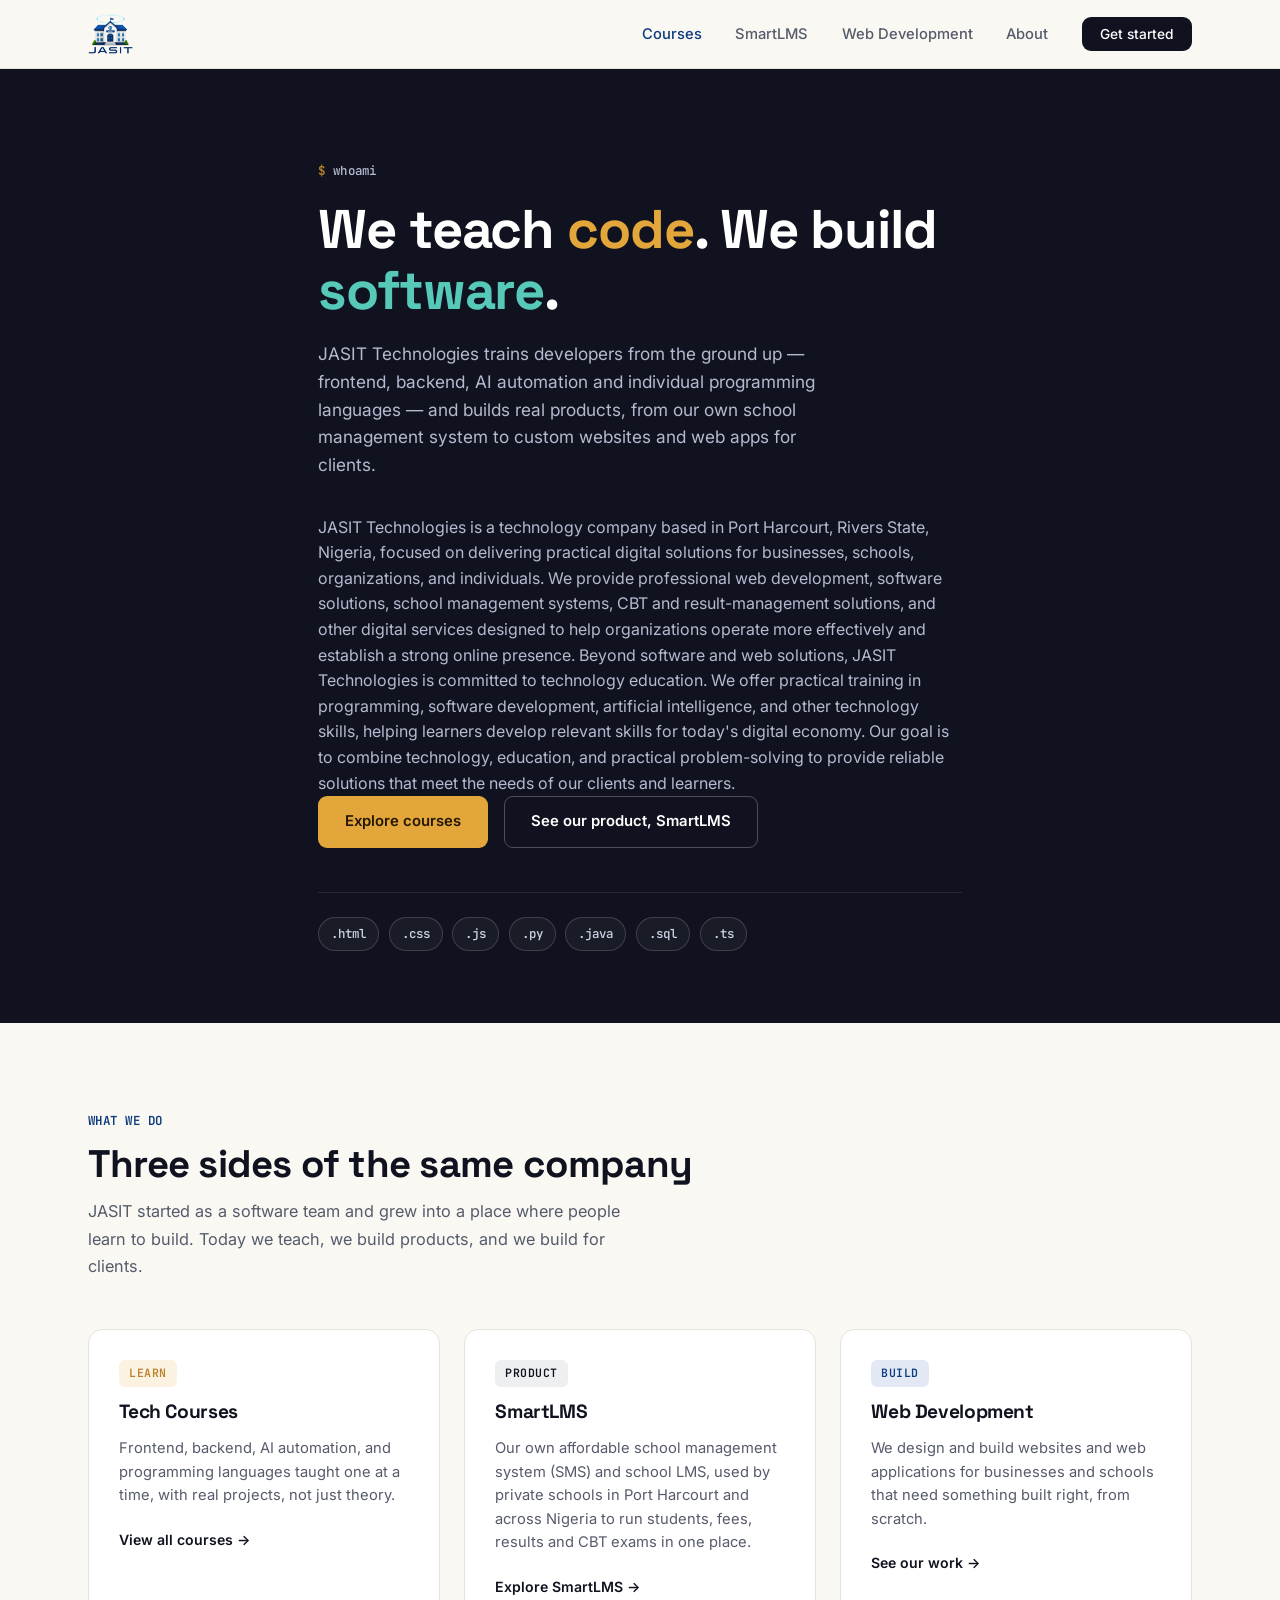
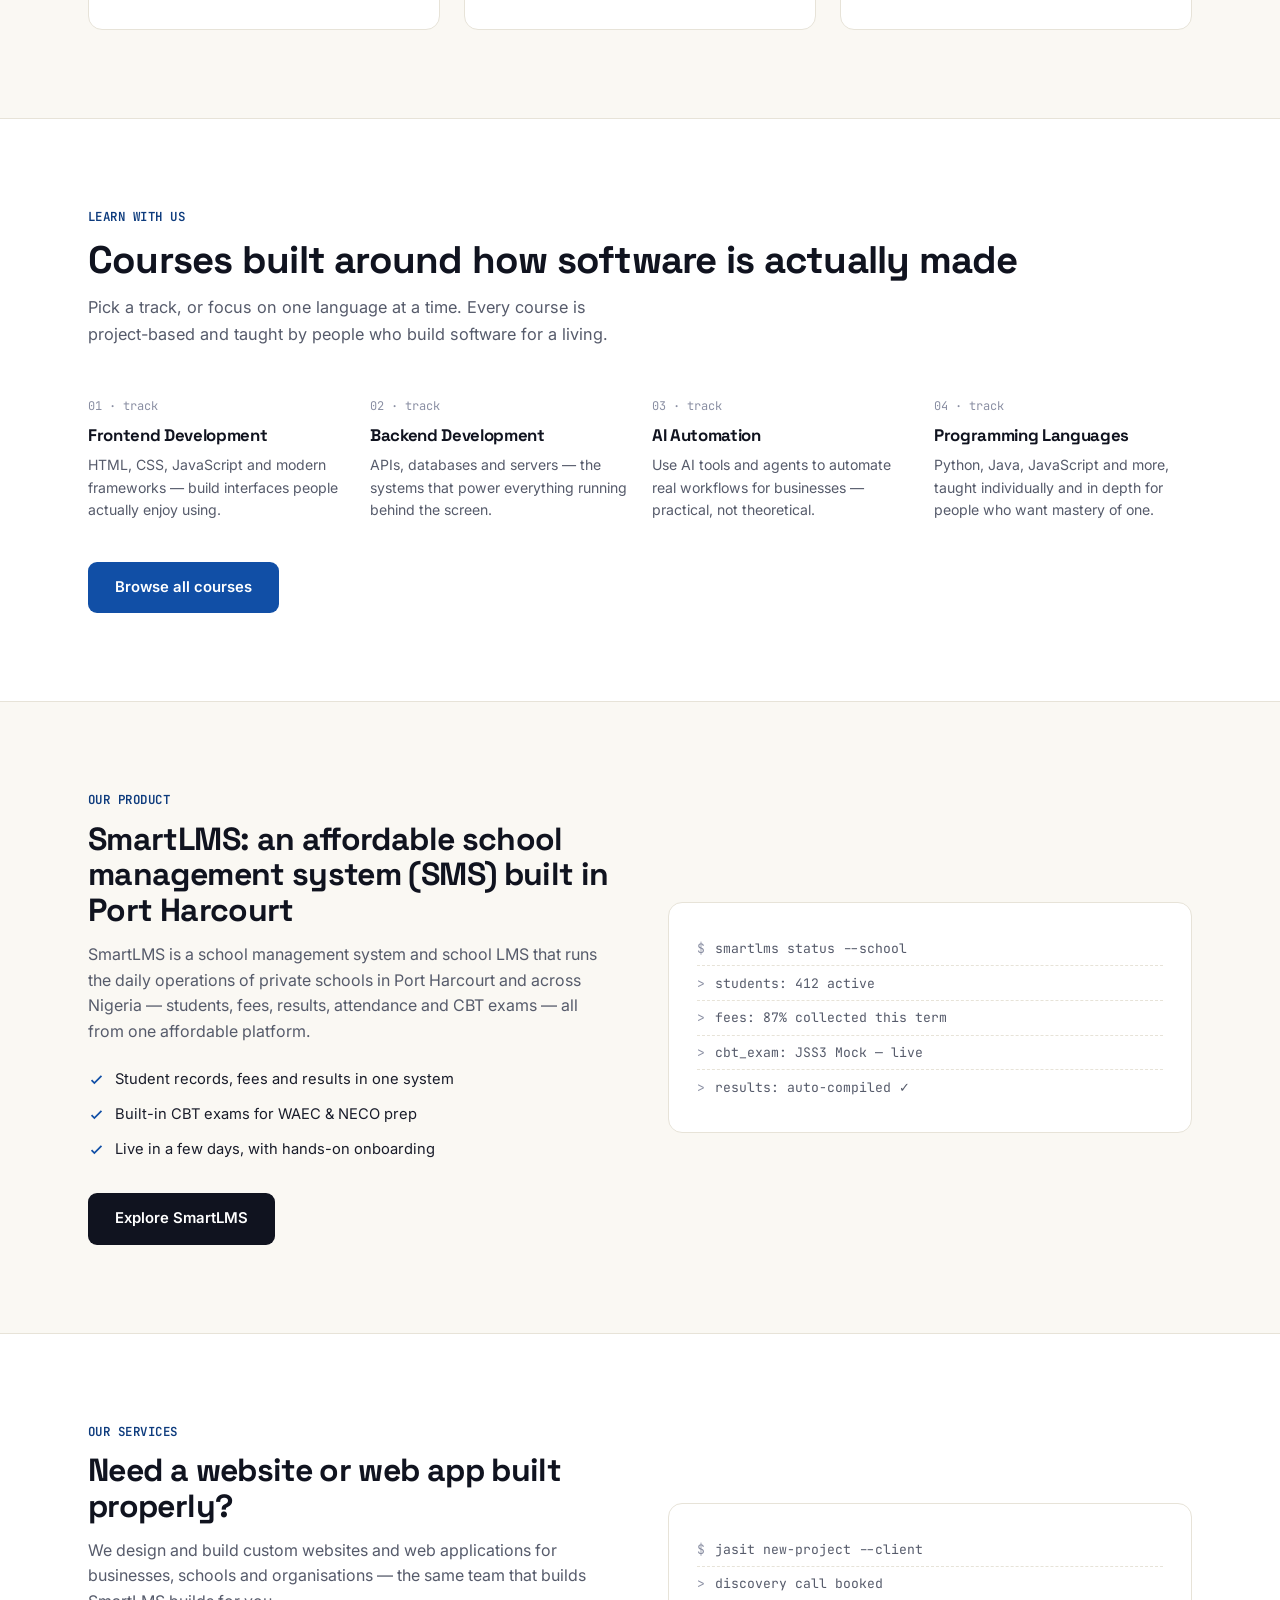
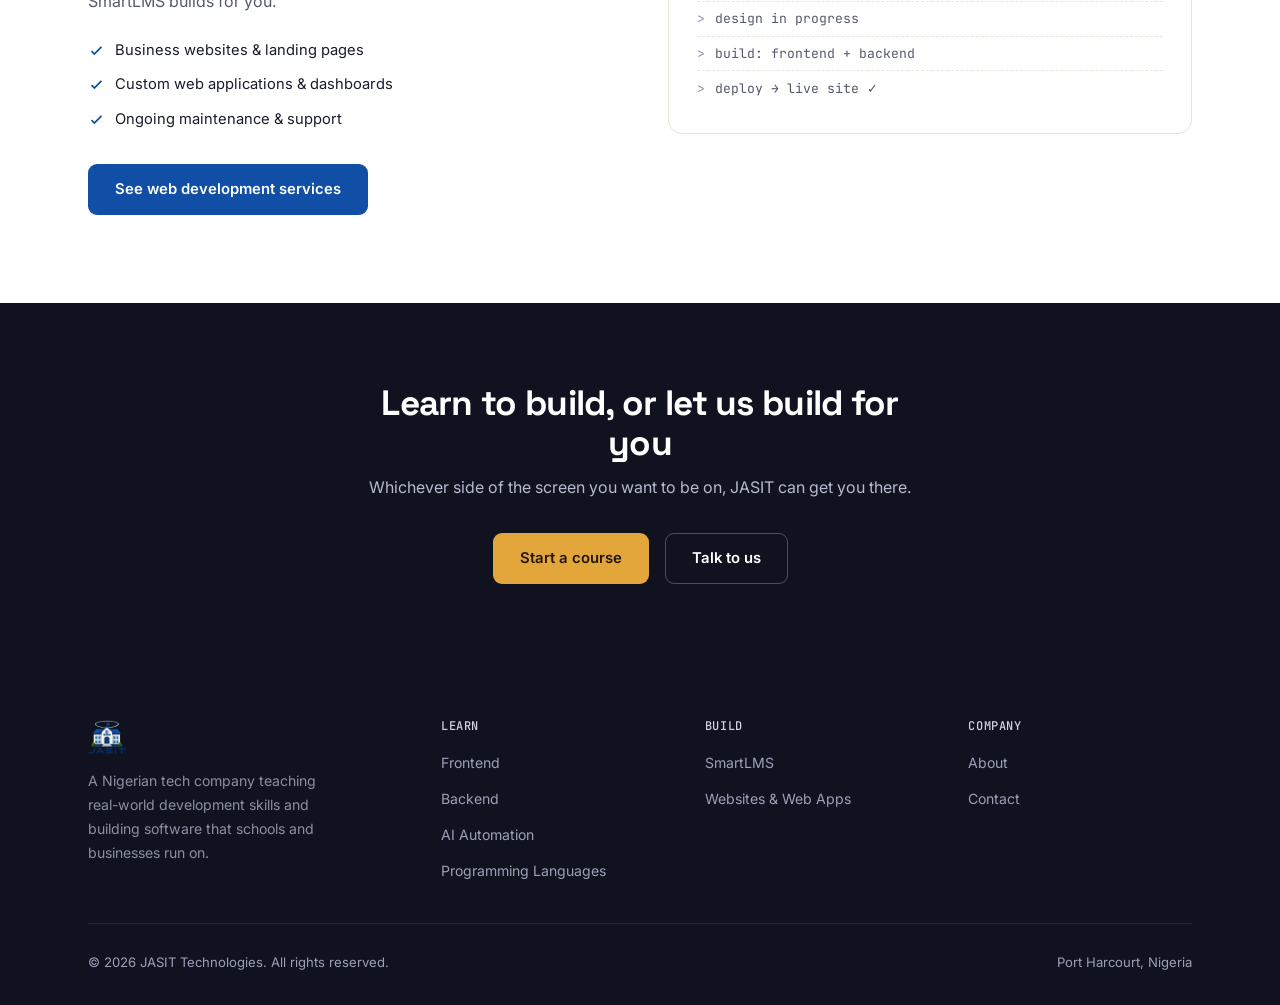
<file: index.html>
<!DOCTYPE html>
<html lang="en">

<head>
  <meta charset="UTF-8" />
  <meta name="viewport" content="width=device-width, initial-scale=1.0" />
  <link rel="icon" type="image/png" sizes="32x32" href="assets/favicon-32.png" />
  <link rel="icon" type="image/png" sizes="16x16" href="assets/favicon-16.png" />
  <link rel="apple-touch-icon" sizes="180x180" href="assets/favicon-180.png" />
  <link rel="shortcut icon" href="assets/favicon.ico" />
  <title>JASIT Technologies | Web Solutions, Software & Tech Training in Port Harcourt</title>
  <meta name="description"
    content="JASIT Technologies is a Port Harcourt-based tech company offering web development, an affordable school management system (SmartLMS) and school LMS, and hands-on training in programming, AI and software development.">
  <meta name="keywords" content="JASIT Technologies, Port Harcourt tech company, affordable school management system, affordable sms, school lms, sms portharcourt, web development Port Harcourt, tech training Nigeria" />
  <link rel="canonical" href="https://jasit.com.ng/" />
  <link href="css/shared.css" rel="stylesheet" />
  <link href="css/home.css" rel="stylesheet" />
</head>

<body>

  <nav class="site-nav">
    <div class="nav-inner">
      <a href="index.html" class="nav-logo"><img src="assets/logo-header.png" alt="JASIT Technologies"
          class="logo-img"></a>
      <ul class="nav-links" id="nav-links">
        <li><a href="courses/index.html" class="active">Courses</a></li>
        <li><a href="products/smartlms.html">SmartLMS</a></li>
        <li><a href="services/web-dev.html">Web Development</a></li>
        <li><a href="about.html">About</a></li>
        <li><a href="contact.html" class="nav-cta">Get started</a></li>
      </ul>
      <button class="hamburger" onclick="toggleNav()"
        aria-label="Toggle menu"><span></span><span></span><span></span></button>
    </div>
  </nav>

  <section class="hero ink-block">
    <div class="wrap hero-inner">
      <p class="eyebrow">whoami</p>
      <h1>We teach <span class="accent-gold">code</span>. We build <span class="accent-teal">software</span>.</h1>
      <p class="lead">JASIT Technologies trains developers from the ground up — frontend, backend, AI automation and
        individual programming languages — and builds real products, from our own school management system to custom
        websites and web apps for clients.</p>
      <div>
        <p>
          JASIT Technologies is a technology company based in Port Harcourt, Rivers State, Nigeria, focused on
          delivering practical digital solutions for businesses, schools, organizations, and individuals.

          We provide professional web development, software solutions, school management systems, CBT and
          result-management solutions, and other digital services designed to help organizations operate more
          effectively and establish a strong online presence.

          Beyond software and web solutions, JASIT Technologies is committed to technology education. We offer practical
          training in programming, software development, artificial intelligence, and other technology skills, helping
          learners develop relevant skills for today's digital economy.

          Our goal is to combine technology, education, and practical problem-solving to provide reliable solutions that
          meet the needs of our clients and learners.
        </p>
      </div>
      <div class="hero-actions">
        <a href="courses/index.html" class="btn btn-gold">Explore courses</a>
        <a href="products/smartlms.html" class="btn btn-outline on-dark">See our product, SmartLMS</a>
      </div>
      <div class="lang-strip">
        <span class="lang-chip on-dark">.html</span>
        <span class="lang-chip on-dark">.css</span>
        <span class="lang-chip on-dark">.js</span>
        <span class="lang-chip on-dark">.py</span>
        <span class="lang-chip on-dark">.java</span>
        <span class="lang-chip on-dark">.sql</span>
        <span class="lang-chip on-dark">.ts</span>
      </div>
    </div>
  </section>

  <section class="pillars">
    <div class="wrap">
      <p class="section-label">What we do</p>
      <h2 class="section-title">Three sides of the same company</h2>
      <p class="section-sub">JASIT started as a software team and grew into a place where people learn to build. Today
        we teach, we build products, and we build for clients.</p>
      <div class="grid-3">
        <div class="card pillar-card learn">
          <span class="pillar-tag">Learn</span>
          <h3>Tech Courses</h3>
          <p>Frontend, backend, AI automation, and programming languages taught one at a time, with real projects, not
            just theory.</p>
          <a href="courses/index.html" class="pillar-link">View all courses →</a>
        </div>
        <div class="card pillar-card product">
          <span class="pillar-tag">Product</span>
          <h3>SmartLMS</h3>
          <p>Our own affordable school management system (SMS) and school LMS, used by private schools in Port
            Harcourt and across Nigeria to run students, fees, results and CBT exams in one place.</p>
          <a href="products/smartlms.html" class="pillar-link">Explore SmartLMS →</a>
        </div>
        <div class="card pillar-card build">
          <span class="pillar-tag">Build</span>
          <h3>Web Development</h3>
          <p>We design and build websites and web applications for businesses and schools that need something built
            right, from scratch.</p>
          <a href="services/web-dev.html" class="pillar-link">See our work →</a>
        </div>
      </div>
    </div>
  </section>

  <section id="course-teaser">
    <div class="wrap">
      <p class="section-label">Learn with us</p>
      <h2 class="section-title">Courses built around how software is actually made</h2>
      <p class="section-sub">Pick a track, or focus on one language at a time. Every course is project-based and taught
        by people who build software for a living.</p>
      <div class="grid-4">
        <div class="course-teaser-card">
          <span class="mono-tag">01 · track</span>
          <h3>Frontend Development</h3>
          <p>HTML, CSS, JavaScript and modern frameworks — build interfaces people actually enjoy using.</p>
        </div>
        <div class="course-teaser-card">
          <span class="mono-tag">02 · track</span>
          <h3>Backend Development</h3>
          <p>APIs, databases and servers — the systems that power everything running behind the screen.</p>
        </div>
        <div class="course-teaser-card">
          <span class="mono-tag">03 · track</span>
          <h3>AI Automation</h3>
          <p>Use AI tools and agents to automate real workflows for businesses — practical, not theoretical.</p>
        </div>
        <div class="course-teaser-card">
          <span class="mono-tag">04 · track</span>
          <h3>Programming Languages</h3>
          <p>Python, Java, JavaScript and more, taught individually and in depth for people who want mastery of one.</p>
        </div>
      </div>
      <div style="margin-top:2.5rem;">
        <a href="courses/index.html" class="btn btn-teal">Browse all courses</a>
      </div>
    </div>
  </section>

  <section id="product">
    <div class="wrap split">
      <div>
        <p class="section-label">Our product</p>
        <h2 class="section-title" style="font-size:2rem;">SmartLMS: an affordable school management system (SMS) built in Port Harcourt</h2>
        <p style="color:var(--slate); margin-bottom:1.25rem;">SmartLMS is a school management system and school LMS
          that runs the daily operations of private schools in Port Harcourt and across Nigeria — students, fees,
          results, attendance and CBT exams — all from one affordable platform.</p>
        <ul class="checklist">
          <li><svg viewBox="0 0 24 24" fill="none" stroke="currentColor" stroke-width="2.5">
              <path d="M5 13l4 4L19 7" />
            </svg> Student records, fees and results in one system</li>
          <li><svg viewBox="0 0 24 24" fill="none" stroke="currentColor" stroke-width="2.5">
              <path d="M5 13l4 4L19 7" />
            </svg> Built-in CBT exams for WAEC &amp; NECO prep</li>
          <li><svg viewBox="0 0 24 24" fill="none" stroke="currentColor" stroke-width="2.5">
              <path d="M5 13l4 4L19 7" />
            </svg> Live in a few days, with hands-on onboarding</li>
        </ul>
        <a href="products/smartlms.html" class="btn btn-ink">Explore SmartLMS</a>
      </div>
      <div class="split-visual">
        <div class="line"><span class="dim">$</span> smartlms status --school</div>
        <div class="line"><span class="dim">></span> students: 412 active</div>
        <div class="line"><span class="dim">></span> fees: 87% collected this term</div>
        <div class="line"><span class="dim">></span> cbt_exam: JSS3 Mock — live</div>
        <div class="line"><span class="dim">></span> results: auto-compiled ✓</div>
      </div>
    </div>
  </section>

  <section id="webdev" style="background:var(--paper-raised); border-top:1px solid var(--mist);">
    <div class="wrap split">
      <div class="split-visual" style="order:2;">
        <div class="line"><span class="dim">$</span> jasit new-project --client</div>
        <div class="line"><span class="dim">></span> discovery call booked</div>
        <div class="line"><span class="dim">></span> design in progress</div>
        <div class="line"><span class="dim">></span> build: frontend + backend</div>
        <div class="line"><span class="dim">></span> deploy → live site ✓</div>
      </div>
      <div style="order:1;">
        <p class="section-label">Our services</p>
        <h2 class="section-title" style="font-size:2rem;">Need a website or web app built properly?</h2>
        <p style="color:var(--slate); margin-bottom:1.25rem;">We design and build custom websites and web applications
          for businesses, schools and organisations — the same team that builds SmartLMS builds for you.</p>
        <ul class="checklist">
          <li><svg viewBox="0 0 24 24" fill="none" stroke="currentColor" stroke-width="2.5">
              <path d="M5 13l4 4L19 7" />
            </svg> Business websites &amp; landing pages</li>
          <li><svg viewBox="0 0 24 24" fill="none" stroke="currentColor" stroke-width="2.5">
              <path d="M5 13l4 4L19 7" />
            </svg> Custom web applications &amp; dashboards</li>
          <li><svg viewBox="0 0 24 24" fill="none" stroke="currentColor" stroke-width="2.5">
              <path d="M5 13l4 4L19 7" />
            </svg> Ongoing maintenance &amp; support</li>
        </ul>
        <a href="services/web-dev.html" class="btn btn-teal">See web development services</a>
      </div>
    </div>
  </section>

  <div class="ink-block" style="padding:5rem 0; text-align:center;">
    <div class="wrap" style="max-width:600px; margin:0 auto;">
      <h2 style="font-size:clamp(1.6rem,3.4vw,2.2rem); margin-bottom:0.8rem;">Learn to build, or let us build for you
      </h2>
      <p style="color:#b6bad0; margin-bottom:2rem;">Whichever side of the screen you want to be on, JASIT can get you
        there.</p>
      <div style="display:flex; gap:1rem; justify-content:center; flex-wrap:wrap;">
        <a href="courses/index.html" class="btn btn-gold">Start a course</a>
        <a href="contact.html" class="btn btn-outline on-dark">Talk to us</a>
      </div>
    </div>
  </div>

  <footer class="site-footer">
    <div class="wrap">
      <div class="footer-grid">
        <div class="footer-brand">
          <a href="index.html" class="nav-logo"><img src="assets/logo-header.png" alt="JASIT Technologies"
              class="logo-img"></a>
          <p>A Nigerian tech company teaching real-world development skills and building software that schools and
            businesses run on.</p>
        </div>
        <div class="footer-col">
          <h4>Learn</h4>
          <ul>
            <li><a href="courses/frontend.html">Frontend</a></li>
            <li><a href="courses/backend.html">Backend</a></li>
            <li><a href="courses/ai-automation.html">AI Automation</a></li>
            <li><a href="courses/languages.html">Programming Languages</a></li>
          </ul>
        </div>
        <div class="footer-col">
          <h4>Build</h4>
          <ul>
            <li><a href="products/smartlms.html">SmartLMS</a></li>
            <li><a href="services/web-dev.html">Websites &amp; Web Apps</a></li>
          </ul>
        </div>
        <div class="footer-col">
          <h4>Company</h4>
          <ul>
            <li><a href="about.html">About</a></li>
            <li><a href="contact.html">Contact</a></li>
          </ul>
        </div>
      </div>
      <div class="footer-bottom">
        <p>&copy; 2026 JASIT Technologies. All rights reserved.</p>
        <p>Port Harcourt, Nigeria</p>
      </div>
    </div>
  </footer>
  <div id="toast" role="alert"></div>
  <script src="js/site.js"></script>
</body>

</html>
</file>
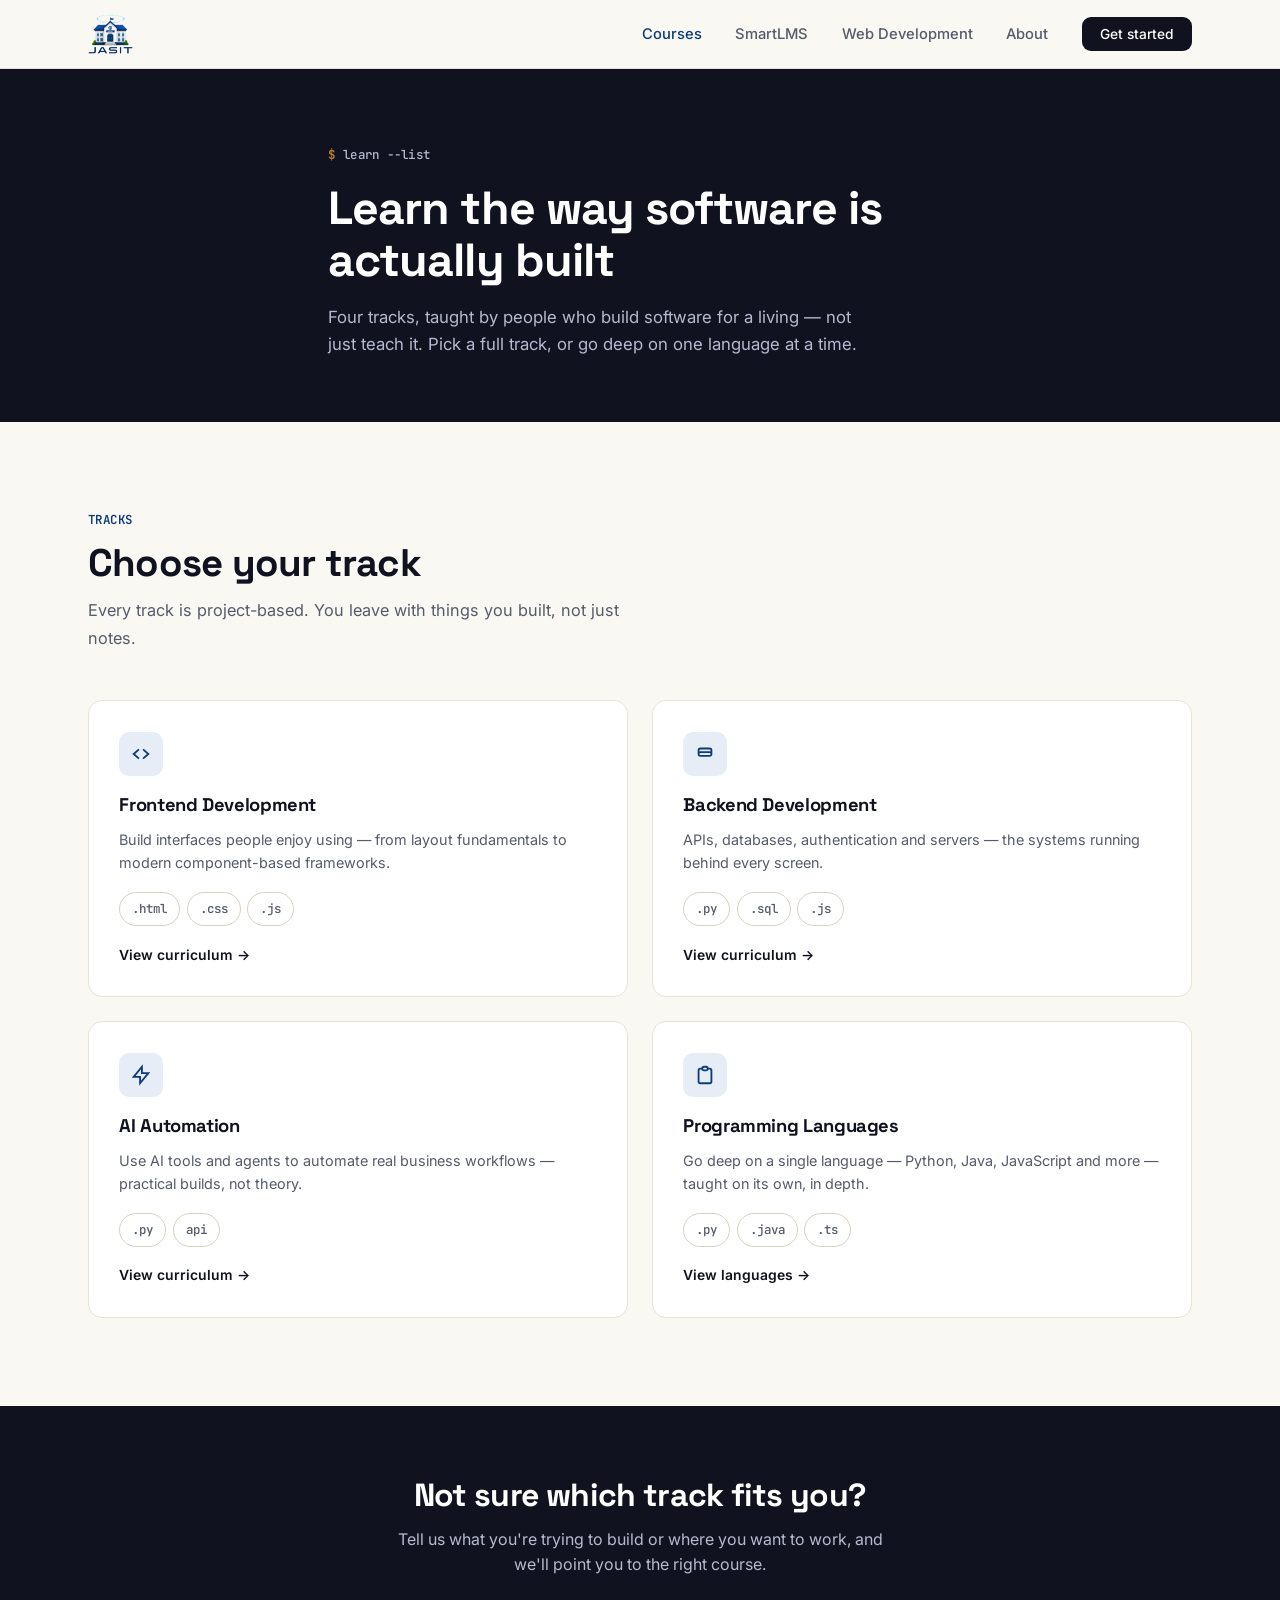
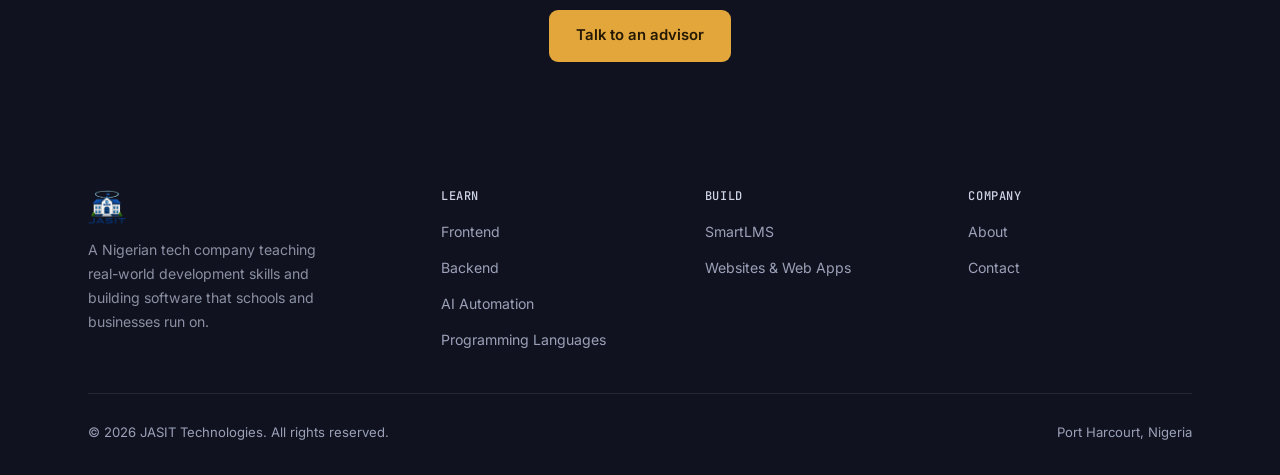
<file: courses/index.html>
<!DOCTYPE html>
<html lang="en">
<head>
<meta charset="UTF-8" />
<meta name="viewport" content="width=device-width, initial-scale=1.0" />
<link rel="icon" type="image/png" sizes="32x32" href="../assets/favicon-32.png" />
<link rel="icon" type="image/png" sizes="16x16" href="../assets/favicon-16.png" />
<link rel="apple-touch-icon" sizes="180x180" href="../assets/favicon-180.png" />
<link rel="shortcut icon" href="../assets/favicon.ico" />
<title>Tech Courses — Frontend, Backend, AI Automation &amp; Languages | JASIT Technologies</title>
<meta name="description" content="Learn frontend development, backend development, AI automation, or a specific programming language with JASIT Technologies — project-based courses taught by working developers." />
<link rel="canonical" href="https://jasit.com.ng/courses/" />
<link href="../css/shared.css" rel="stylesheet" />
<link href="../css/courses.css" rel="stylesheet" />
</head>
<body>

<nav class="site-nav">
  <div class="nav-inner">
    <a href="../index.html" class="nav-logo"><img src="../assets/logo-header.png" alt="JASIT Technologies" class="logo-img"></a>
    <ul class="nav-links" id="nav-links">
      <li><a href="../courses/index.html" class="active">Courses</a></li>
      <li><a href="../products/smartlms.html">SmartLMS</a></li>
      <li><a href="../services/web-dev.html">Web Development</a></li>
      <li><a href="../about.html">About</a></li>
      <li><a href="../contact.html" class="nav-cta">Get started</a></li>
    </ul>
    <button class="hamburger" onclick="toggleNav()" aria-label="Toggle menu"><span></span><span></span><span></span></button>
  </div>
</nav>

<section class="course-hero ink-block">
  <div class="wrap" style="max-width:680px;">
    <p class="eyebrow">learn --list</p>
    <h1 style="font-size:clamp(2rem,4.4vw,2.9rem); margin:1rem 0 1.1rem;">Learn the way software is actually built</h1>
    <p style="color:#b6bad0; font-size:1.05rem; max-width:540px;">Four tracks, taught by people who build software for a living — not just teach it. Pick a full track, or go deep on one language at a time.</p>
  </div>
</section>

<section>
  <div class="wrap">
    <p class="section-label">Tracks</p>
    <h2 class="section-title">Choose your track</h2>
    <p class="section-sub">Every track is project-based. You leave with things you built, not just notes.</p>

    <div class="grid-2" style="gap:1.5rem;">
      <div class="card track-card">
        <div class="track-icon">
          <svg viewBox="0 0 24 24" fill="none" stroke="currentColor" stroke-width="2"><path d="M9.75 17L4 12l5.75-5m4.5 10L20 12l-5.75-5"/></svg>
        </div>
        <h3>Frontend Development</h3>
        <p>Build interfaces people enjoy using — from layout fundamentals to modern component-based frameworks.</p>
        <div class="track-langs">
          <span class="lang-chip">.html</span><span class="lang-chip">.css</span><span class="lang-chip">.js</span>
        </div>
        <a href="../courses/frontend.html" class="pillar-link">View curriculum →</a>
      </div>

      <div class="card track-card">
        <div class="track-icon">
          <svg viewBox="0 0 24 24" fill="none" stroke="currentColor" stroke-width="2"><path d="M5 12a2 2 0 002 2h10a2 2 0 002-2M5 12a2 2 0 012-2h10a2 2 0 012 2M5 12V8a2 2 0 012-2h10a2 2 0 012 2v4m-9 4h.01"/></svg>
        </div>
        <h3>Backend Development</h3>
        <p>APIs, databases, authentication and servers — the systems running behind every screen.</p>
        <div class="track-langs">
          <span class="lang-chip">.py</span><span class="lang-chip">.sql</span><span class="lang-chip">.js</span>
        </div>
        <a href="../courses/backend.html" class="pillar-link">View curriculum →</a>
      </div>

      <div class="card track-card">
        <div class="track-icon">
          <svg viewBox="0 0 24 24" fill="none" stroke="currentColor" stroke-width="2"><path d="M13 10V3L4 14h7v7l9-11h-7z"/></svg>
        </div>
        <h3>AI Automation</h3>
        <p>Use AI tools and agents to automate real business workflows — practical builds, not theory.</p>
        <div class="track-langs">
          <span class="lang-chip">.py</span><span class="lang-chip">api</span>
        </div>
        <a href="../courses/ai-automation.html" class="pillar-link">View curriculum →</a>
      </div>

      <div class="card track-card">
        <div class="track-icon">
          <svg viewBox="0 0 24 24" fill="none" stroke="currentColor" stroke-width="2"><path d="M9 5H7a2 2 0 00-2 2v12a2 2 0 002 2h10a2 2 0 002-2V7a2 2 0 00-2-2h-2M9 5a2 2 0 002 2h2a2 2 0 002-2M9 5a2 2 0 012-2h2a2 2 0 012 2"/></svg>
        </div>
        <h3>Programming Languages</h3>
        <p>Go deep on a single language — Python, Java, JavaScript and more — taught on its own, in depth.</p>
        <div class="track-langs">
          <span class="lang-chip">.py</span><span class="lang-chip">.java</span><span class="lang-chip">.ts</span>
        </div>
        <a href="../courses/languages.html" class="pillar-link">View languages →</a>
      </div>
    </div>
  </div>
</section>

<div class="ink-block" style="padding:4.5rem 0; text-align:center;">
  <div class="wrap" style="max-width:560px; margin:0 auto;">
    <h2 style="font-size:clamp(1.5rem,3vw,2rem); margin-bottom:0.8rem;">Not sure which track fits you?</h2>
    <p style="color:#b6bad0; margin-bottom:2rem;">Tell us what you're trying to build or where you want to work, and we'll point you to the right course.</p>
    <a href="../contact.html" class="btn btn-gold">Talk to an advisor</a>
  </div>
</div>

<footer class="site-footer">
  <div class="wrap">
    <div class="footer-grid">
      <div class="footer-brand">
        <a href="../index.html" class="nav-logo"><img src="../assets/logo-header.png" alt="JASIT Technologies" class="logo-img"></a>
        <p>A Nigerian tech company teaching real-world development skills and building software that schools and businesses run on.</p>
      </div>
      <div class="footer-col">
        <h4>Learn</h4>
        <ul>
          <li><a href="../courses/frontend.html">Frontend</a></li>
          <li><a href="../courses/backend.html">Backend</a></li>
          <li><a href="../courses/ai-automation.html">AI Automation</a></li>
          <li><a href="../courses/languages.html">Programming Languages</a></li>
        </ul>
      </div>
      <div class="footer-col">
        <h4>Build</h4>
        <ul>
          <li><a href="../products/smartlms.html">SmartLMS</a></li>
          <li><a href="../services/web-dev.html">Websites &amp; Web Apps</a></li>
        </ul>
      </div>
      <div class="footer-col">
        <h4>Company</h4>
        <ul>
          <li><a href="../about.html">About</a></li>
          <li><a href="../contact.html">Contact</a></li>
        </ul>
      </div>
    </div>
    <div class="footer-bottom">
      <p>&copy; 2026 JASIT Technologies. All rights reserved.</p>
      <p>Port Harcourt, Nigeria</p>
    </div>
  </div>
</footer>
<div id="toast" role="alert"></div>
<script src="../js/site.js"></script>
</body>
</html>
</file>
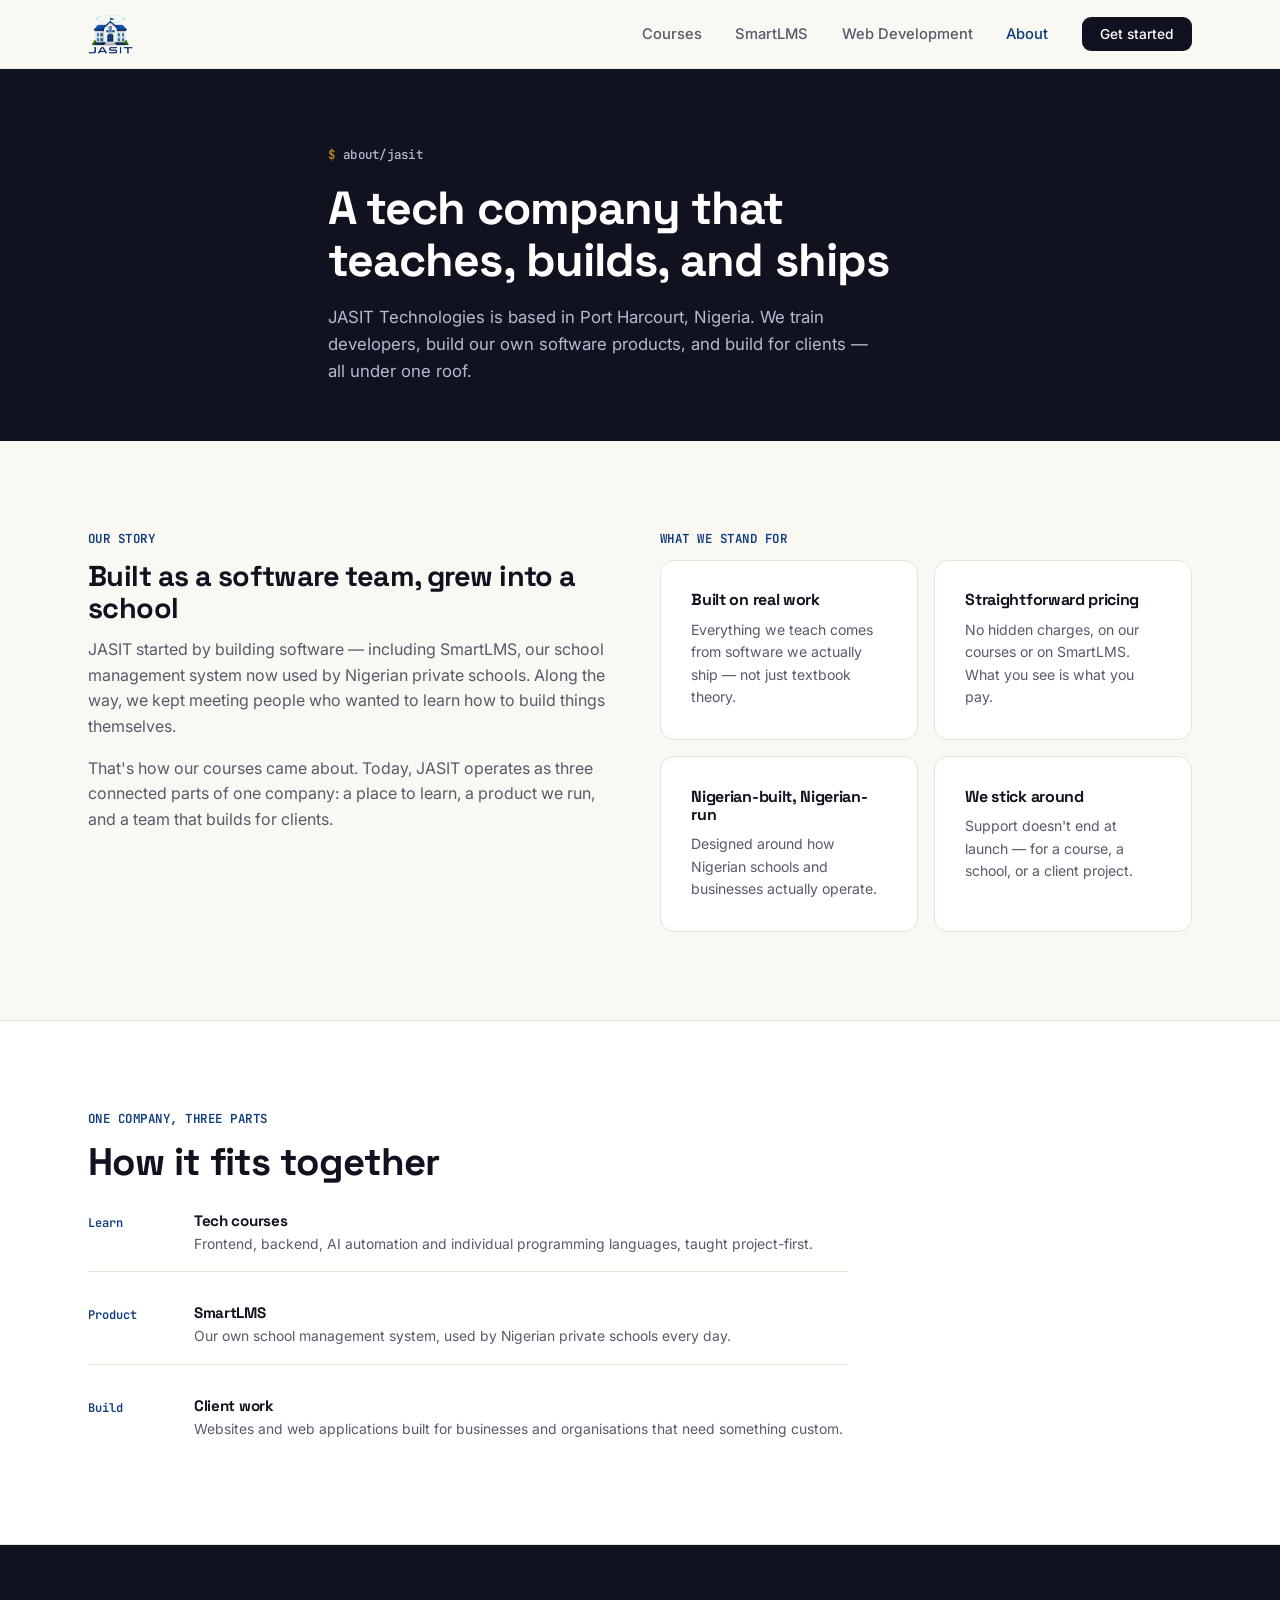
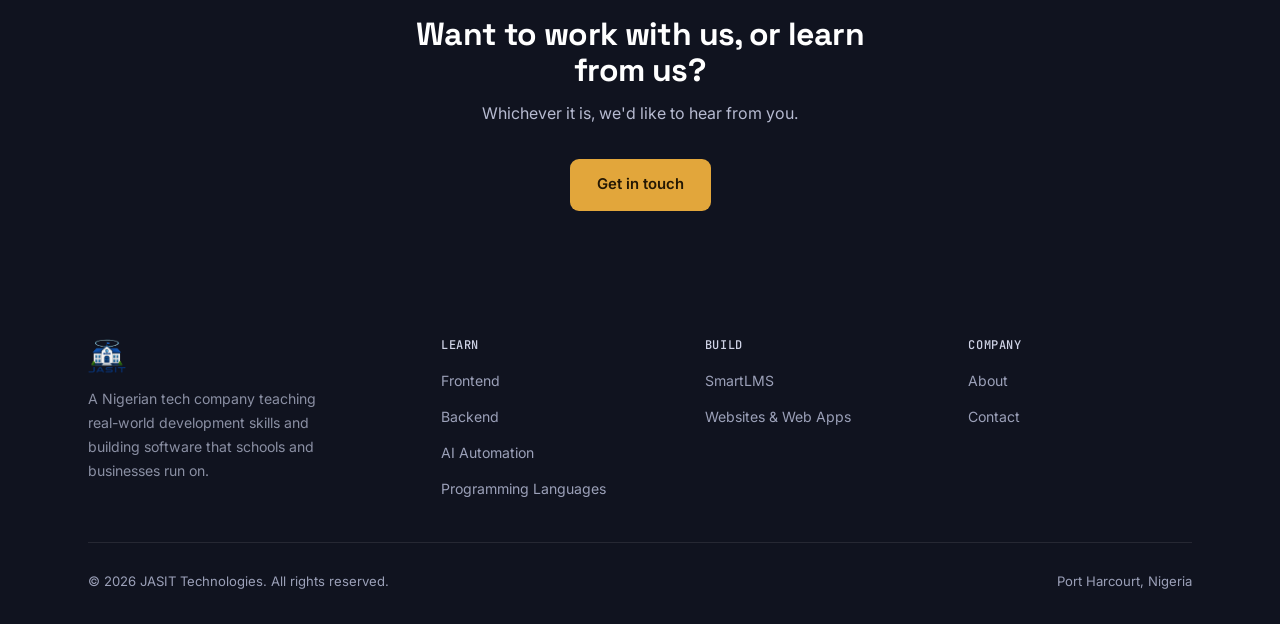
<file: about.html>
<!DOCTYPE html>
<html lang="en">
<head>
<meta charset="UTF-8" />
<meta name="viewport" content="width=device-width, initial-scale=1.0" />
<link rel="icon" type="image/png" sizes="32x32" href="assets/favicon-32.png" />
<link rel="icon" type="image/png" sizes="16x16" href="assets/favicon-16.png" />
<link rel="apple-touch-icon" sizes="180x180" href="assets/favicon-180.png" />
<link rel="shortcut icon" href="assets/favicon.ico" />
<title>About JASIT Technologies | Tech Company in Port Harcourt, Nigeria</title>
<meta name="description" content="JASIT Technologies is a Port Harcourt-based tech company that teaches development skills and builds software, including our affordable school management system, SmartLMS, and custom websites and web apps." />
<link rel="canonical" href="https://jasit.com.ng/about.html" />
<link href="css/shared.css" rel="stylesheet" />
<link href="css/pages.css" rel="stylesheet" />
</head>
<body>

<nav class="site-nav">
  <div class="nav-inner">
    <a href="index.html" class="nav-logo"><img src="assets/logo-header.png" alt="JASIT Technologies" class="logo-img"></a>
    <ul class="nav-links" id="nav-links">
      <li><a href="courses/index.html">Courses</a></li>
      <li><a href="products/smartlms.html">SmartLMS</a></li>
      <li><a href="services/web-dev.html">Web Development</a></li>
      <li><a href="about.html" class="active">About</a></li>
      <li><a href="contact.html" class="nav-cta">Get started</a></li>
    </ul>
    <button class="hamburger" onclick="toggleNav()" aria-label="Toggle menu"><span></span><span></span><span></span></button>
  </div>
</nav>

<section class="about-hero ink-block">
  <div class="wrap" style="max-width:680px;">
    <p class="eyebrow">about/jasit</p>
    <h1 style="font-size:clamp(2rem,4.4vw,2.9rem); margin:1rem 0 1.1rem;">A tech company that teaches, builds, and ships</h1>
    <p style="color:#b6bad0; font-size:1.05rem; max-width:540px;">JASIT Technologies is based in Port Harcourt, Nigeria. We train developers, build our own software products, and build for clients — all under one roof.</p>
  </div>
</section>

<section>
  <div class="wrap grid-2">
    <div>
      <p class="section-label">Our story</p>
      <h2 class="section-title" style="font-size:1.8rem;">Built as a software team, grew into a school</h2>
      <p style="color:var(--slate); margin-bottom:1rem;">JASIT started by building software — including SmartLMS, our school management system now used by Nigerian private schools. Along the way, we kept meeting people who wanted to learn how to build things themselves.</p>
      <p style="color:var(--slate);">That's how our courses came about. Today, JASIT operates as three connected parts of one company: a place to learn, a product we run, and a team that builds for clients.</p>
    </div>
    <div>
      <p class="section-label">What we stand for</p>
      <div class="grid-2" style="gap:1rem;">
        <div class="card value-card"><h3>Built on real work</h3><p>Everything we teach comes from software we actually ship — not just textbook theory.</p></div>
        <div class="card value-card"><h3>Straightforward pricing</h3><p>No hidden charges, on our courses or on SmartLMS. What you see is what you pay.</p></div>
        <div class="card value-card"><h3>Nigerian-built, Nigerian-run</h3><p>Designed around how Nigerian schools and businesses actually operate.</p></div>
        <div class="card value-card"><h3>We stick around</h3><p>Support doesn't end at launch — for a course, a school, or a client project.</p></div>
      </div>
    </div>
  </div>
</section>

<section style="background:var(--paper-raised); border-top:1px solid var(--mist); border-bottom:1px solid var(--mist);">
  <div class="wrap">
    <p class="section-label">One company, three parts</p>
    <h2 class="section-title">How it fits together</h2>
    <div class="pillars-mini" style="max-width:760px;">
      <div class="mini-row"><span class="mini-tag">Learn</span><div><h4>Tech courses</h4><p>Frontend, backend, AI automation and individual programming languages, taught project-first.</p></div></div>
      <div class="mini-row"><span class="mini-tag">Product</span><div><h4>SmartLMS</h4><p>Our own school management system, used by Nigerian private schools every day.</p></div></div>
      <div class="mini-row"><span class="mini-tag">Build</span><div><h4>Client work</h4><p>Websites and web applications built for businesses and organisations that need something custom.</p></div></div>
    </div>
  </div>
</section>

<div class="ink-block" style="padding:4.5rem 0; text-align:center;">
  <div class="wrap" style="max-width:560px; margin:0 auto;">
    <h2 style="font-size:clamp(1.5rem,3vw,2rem); margin-bottom:0.8rem;">Want to work with us, or learn from us?</h2>
    <p style="color:#b6bad0; margin-bottom:2rem;">Whichever it is, we'd like to hear from you.</p>
    <a href="contact.html" class="btn btn-gold">Get in touch</a>
  </div>
</div>

<footer class="site-footer">
  <div class="wrap">
    <div class="footer-grid">
      <div class="footer-brand">
        <a href="index.html" class="nav-logo"><img src="assets/logo-header.png" alt="JASIT Technologies" class="logo-img"></a>
        <p>A Nigerian tech company teaching real-world development skills and building software that schools and businesses run on.</p>
      </div>
      <div class="footer-col">
        <h4>Learn</h4>
        <ul><li><a href="courses/frontend.html">Frontend</a></li><li><a href="courses/backend.html">Backend</a></li><li><a href="courses/ai-automation.html">AI Automation</a></li><li><a href="courses/languages.html">Programming Languages</a></li></ul>
      </div>
      <div class="footer-col">
        <h4>Build</h4>
        <ul><li><a href="products/smartlms.html">SmartLMS</a></li><li><a href="services/web-dev.html">Websites &amp; Web Apps</a></li></ul>
      </div>
      <div class="footer-col">
        <h4>Company</h4>
        <ul><li><a href="about.html">About</a></li><li><a href="contact.html">Contact</a></li></ul>
      </div>
    </div>
    <div class="footer-bottom"><p>&copy; 2026 JASIT Technologies. All rights reserved.</p><p>Port Harcourt, Nigeria</p></div>
  </div>
</footer>
<div id="toast" role="alert"></div>
<script src="js/site.js"></script>
</body>
</html>
</file>
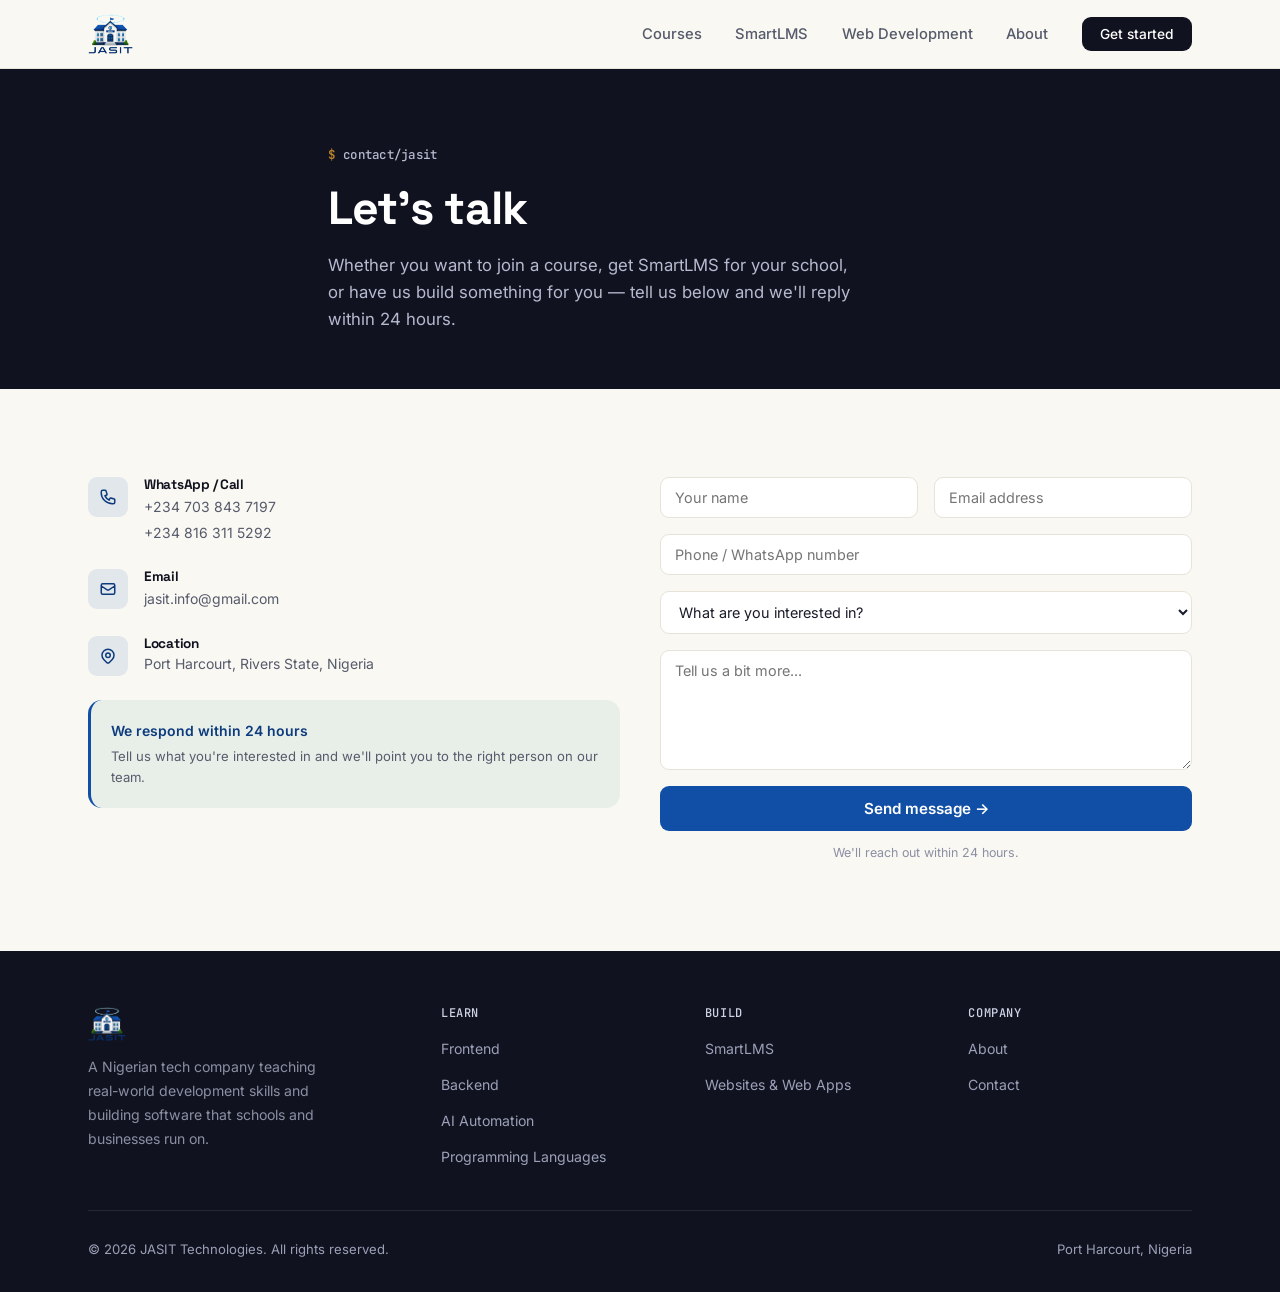
<file: contact.html>
<!DOCTYPE html>
<html lang="en">
<head>
<meta charset="UTF-8" />
<meta name="viewport" content="width=device-width, initial-scale=1.0" />
<link rel="icon" type="image/png" sizes="32x32" href="assets/favicon-32.png" />
<link rel="icon" type="image/png" sizes="16x16" href="assets/favicon-16.png" />
<link rel="apple-touch-icon" sizes="180x180" href="assets/favicon-180.png" />
<link rel="shortcut icon" href="assets/favicon.ico" />
<title>Contact JASIT Technologies</title>
<meta name="description" content="Get in touch with JASIT Technologies about our tech courses, SmartLMS school management system, or web development services." />
<link rel="canonical" href="https://jasit.com.ng/contact.html" />
<link href="css/shared.css" rel="stylesheet" />
<link href="css/pages.css" rel="stylesheet" />
</head>
<body>

<nav class="site-nav">
  <div class="nav-inner">
    <a href="index.html" class="nav-logo"><img src="assets/logo-header.png" alt="JASIT Technologies" class="logo-img"></a>
    <ul class="nav-links" id="nav-links">
      <li><a href="courses/index.html">Courses</a></li>
      <li><a href="products/smartlms.html">SmartLMS</a></li>
      <li><a href="services/web-dev.html">Web Development</a></li>
      <li><a href="about.html">About</a></li>
      <li><a href="contact.html" class="nav-cta active">Get started</a></li>
    </ul>
    <button class="hamburger" onclick="toggleNav()" aria-label="Toggle menu"><span></span><span></span><span></span></button>
  </div>
</nav>

<section class="about-hero ink-block">
  <div class="wrap" style="max-width:680px;">
    <p class="eyebrow">contact/jasit</p>
    <h1 style="font-size:clamp(2rem,4.4vw,2.9rem); margin:1rem 0 1.1rem;">Let's talk</h1>
    <p style="color:#b6bad0; font-size:1.05rem; max-width:540px;">Whether you want to join a course, get SmartLMS for your school, or have us build something for you — tell us below and we'll reply within 24 hours.</p>
  </div>
</section>

<section>
  <div class="wrap grid-2">
    <div style="display:flex; flex-direction:column; gap:1.5rem;">
      <div class="contact-info-item">
        <div class="contact-icon"><svg viewBox="0 0 24 24" fill="none" stroke="currentColor" stroke-width="2"><path d="M3 5a2 2 0 012-2h3.28a1 1 0 01.948.684l1.498 4.493a1 1 0 01-.502 1.21l-2.257 1.13a11.042 11.042 0 005.516 5.516l1.13-2.257a1 1 0 011.21-.502l4.493 1.498a1 1 0 01.684.949V19a2 2 0 01-2 2h-1C9.716 21 3 14.284 3 7V5z"/></svg></div>
        <div><h4>WhatsApp / Call</h4><a href="https://wa.me/2347038437197">+234 703 843 7197</a><br><a href="tel:+2348163115292">+234 816 311 5292</a></div>
      </div>
      <div class="contact-info-item">
        <div class="contact-icon"><svg viewBox="0 0 24 24" fill="none" stroke="currentColor" stroke-width="2"><path d="M3 8l7.89 5.26a2 2 0 002.22 0L21 8M5 19h14a2 2 0 002-2V7a2 2 0 00-2-2H5a2 2 0 00-2 2v10a2 2 0 002 2z"/></svg></div>
        <div><h4>Email</h4><a href="mailto:jasit.info@gmail.com">jasit.info@gmail.com</a></div>
      </div>
      <div class="contact-info-item">
        <div class="contact-icon"><svg viewBox="0 0 24 24" fill="none" stroke="currentColor" stroke-width="2"><path d="M17.657 16.657L13.414 20.9a1.998 1.998 0 01-2.827 0l-4.244-4.243a8 8 0 1111.314 0z"/><path d="M15 11a3 3 0 11-6 0 3 3 0 016 0z"/></svg></div>
        <div><h4>Location</h4><p>Port Harcourt, Rivers State, Nigeria</p></div>
      </div>
      <div style="padding:1.25rem; background:rgba(28,122,110,0.08); border-radius:var(--radius); border-left:3px solid var(--teal);">
        <p style="font-size:0.875rem; color:var(--teal-dark); font-weight:600; margin-bottom:4px;">We respond within 24 hours</p>
        <p style="font-size:0.82rem; color:var(--slate);">Tell us what you're interested in and we'll point you to the right person on our team.</p>
      </div>
    </div>

    <form class="contact-form" onsubmit="handleContactSubmit(event)">
      <input type="checkbox" name="botcheck" style="display:none" tabindex="-1" autocomplete="off" />
      <div class="form-row">
        <input type="text" name="name" placeholder="Your name" required autocomplete="name" />
        <input type="email" name="email" placeholder="Email address" required autocomplete="email" />
      </div>
      <input type="tel" name="phone" placeholder="Phone / WhatsApp number" autocomplete="tel" />
      <select name="interest" required>
        <option value="" disabled selected>What are you interested in?</option>
        <option>A tech course (Frontend, Backend, AI Automation, Languages)</option>
        <option>SmartLMS for my school</option>
        <option>A website or web app for my business</option>
        <option>Something else</option>
      </select>
      <textarea name="message" placeholder="Tell us a bit more..."></textarea>
      <button type="submit" class="form-submit">Send message &rarr;</button>
      <p class="form-note">We'll reach out within 24 hours.</p>
    </form>
  </div>
</section>

<footer class="site-footer">
  <div class="wrap">
    <div class="footer-grid">
      <div class="footer-brand">
        <a href="index.html" class="nav-logo"><img src="assets/logo-header.png" alt="JASIT Technologies" class="logo-img"></a>
        <p>A Nigerian tech company teaching real-world development skills and building software that schools and businesses run on.</p>
      </div>
      <div class="footer-col">
        <h4>Learn</h4>
        <ul><li><a href="courses/frontend.html">Frontend</a></li><li><a href="courses/backend.html">Backend</a></li><li><a href="courses/ai-automation.html">AI Automation</a></li><li><a href="courses/languages.html">Programming Languages</a></li></ul>
      </div>
      <div class="footer-col">
        <h4>Build</h4>
        <ul><li><a href="products/smartlms.html">SmartLMS</a></li><li><a href="services/web-dev.html">Websites &amp; Web Apps</a></li></ul>
      </div>
      <div class="footer-col">
        <h4>Company</h4>
        <ul><li><a href="about.html">About</a></li><li><a href="contact.html">Contact</a></li></ul>
      </div>
    </div>
    <div class="footer-bottom"><p>&copy; 2026 JASIT Technologies. All rights reserved.</p><p>Port Harcourt, Nigeria</p></div>
  </div>
</footer>
<div id="toast" role="alert"></div>
<script src="js/site.js"></script>
</body>
</html>
</file>
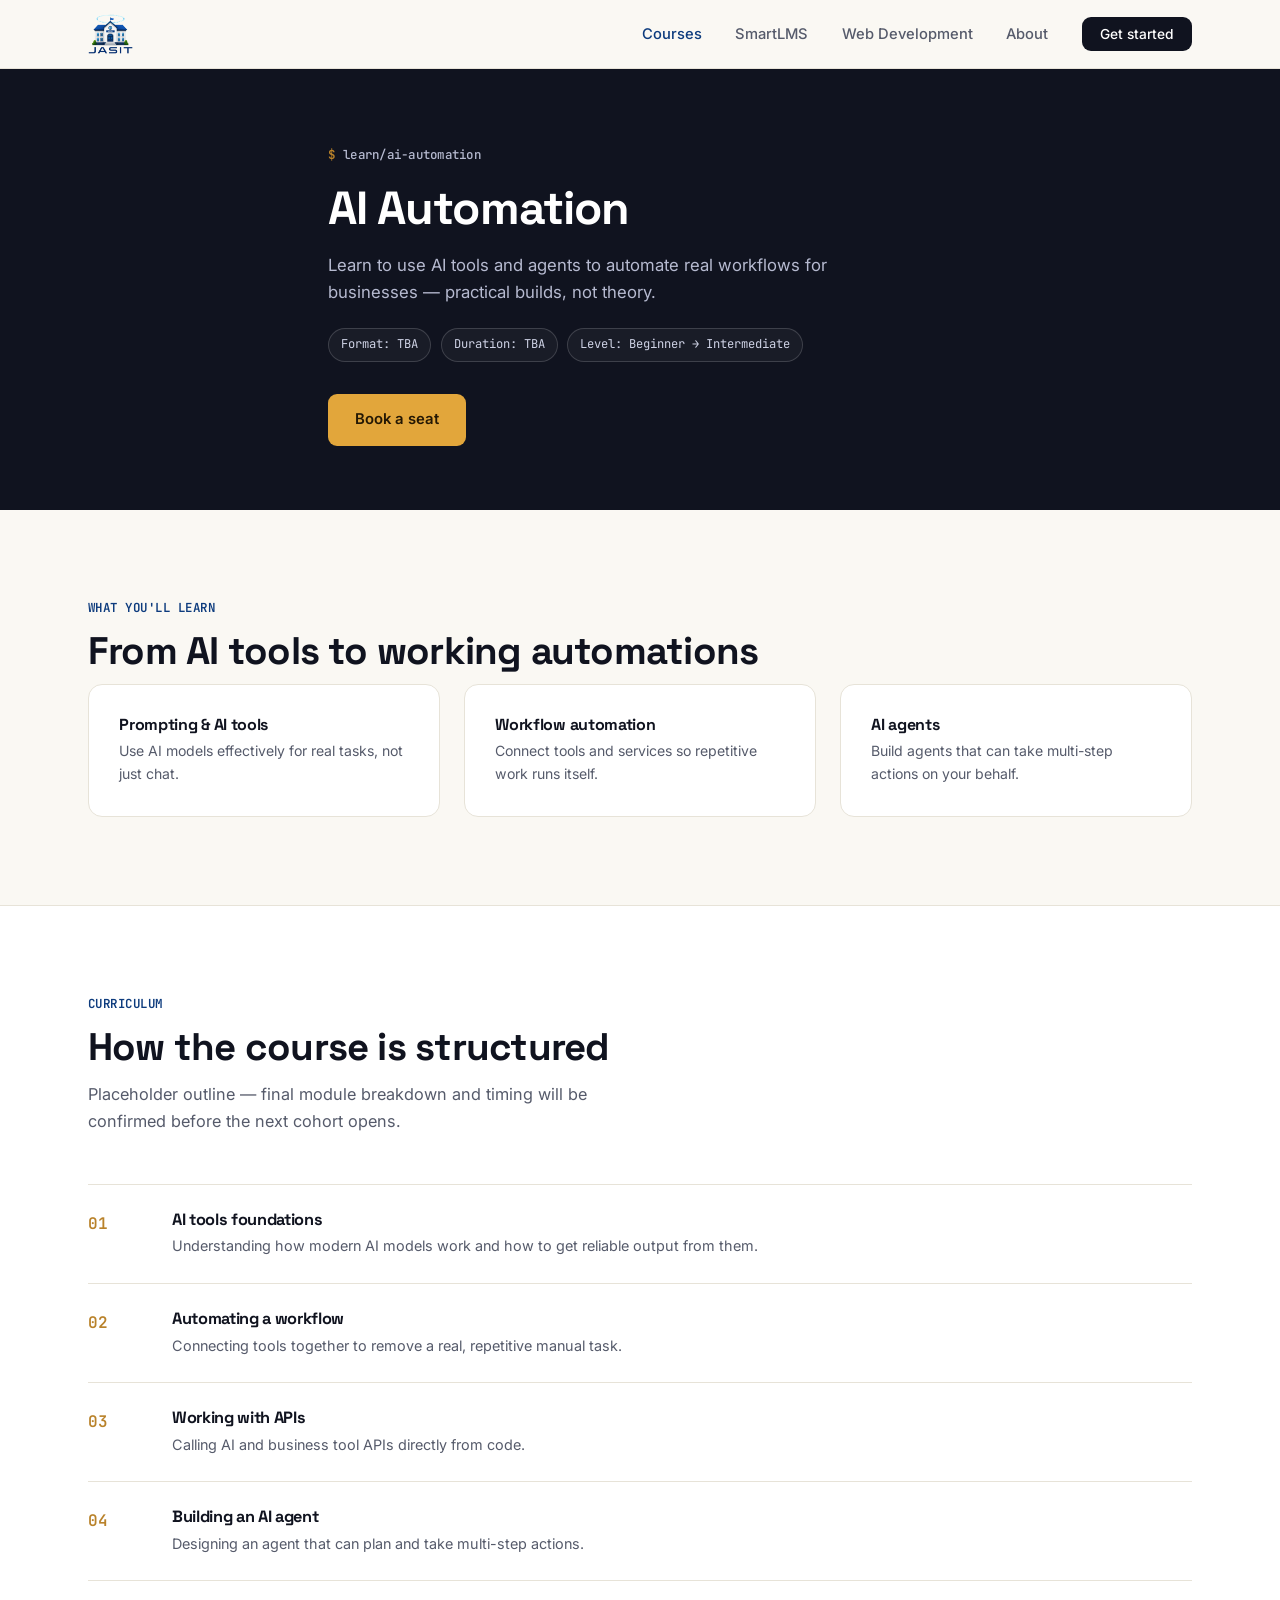
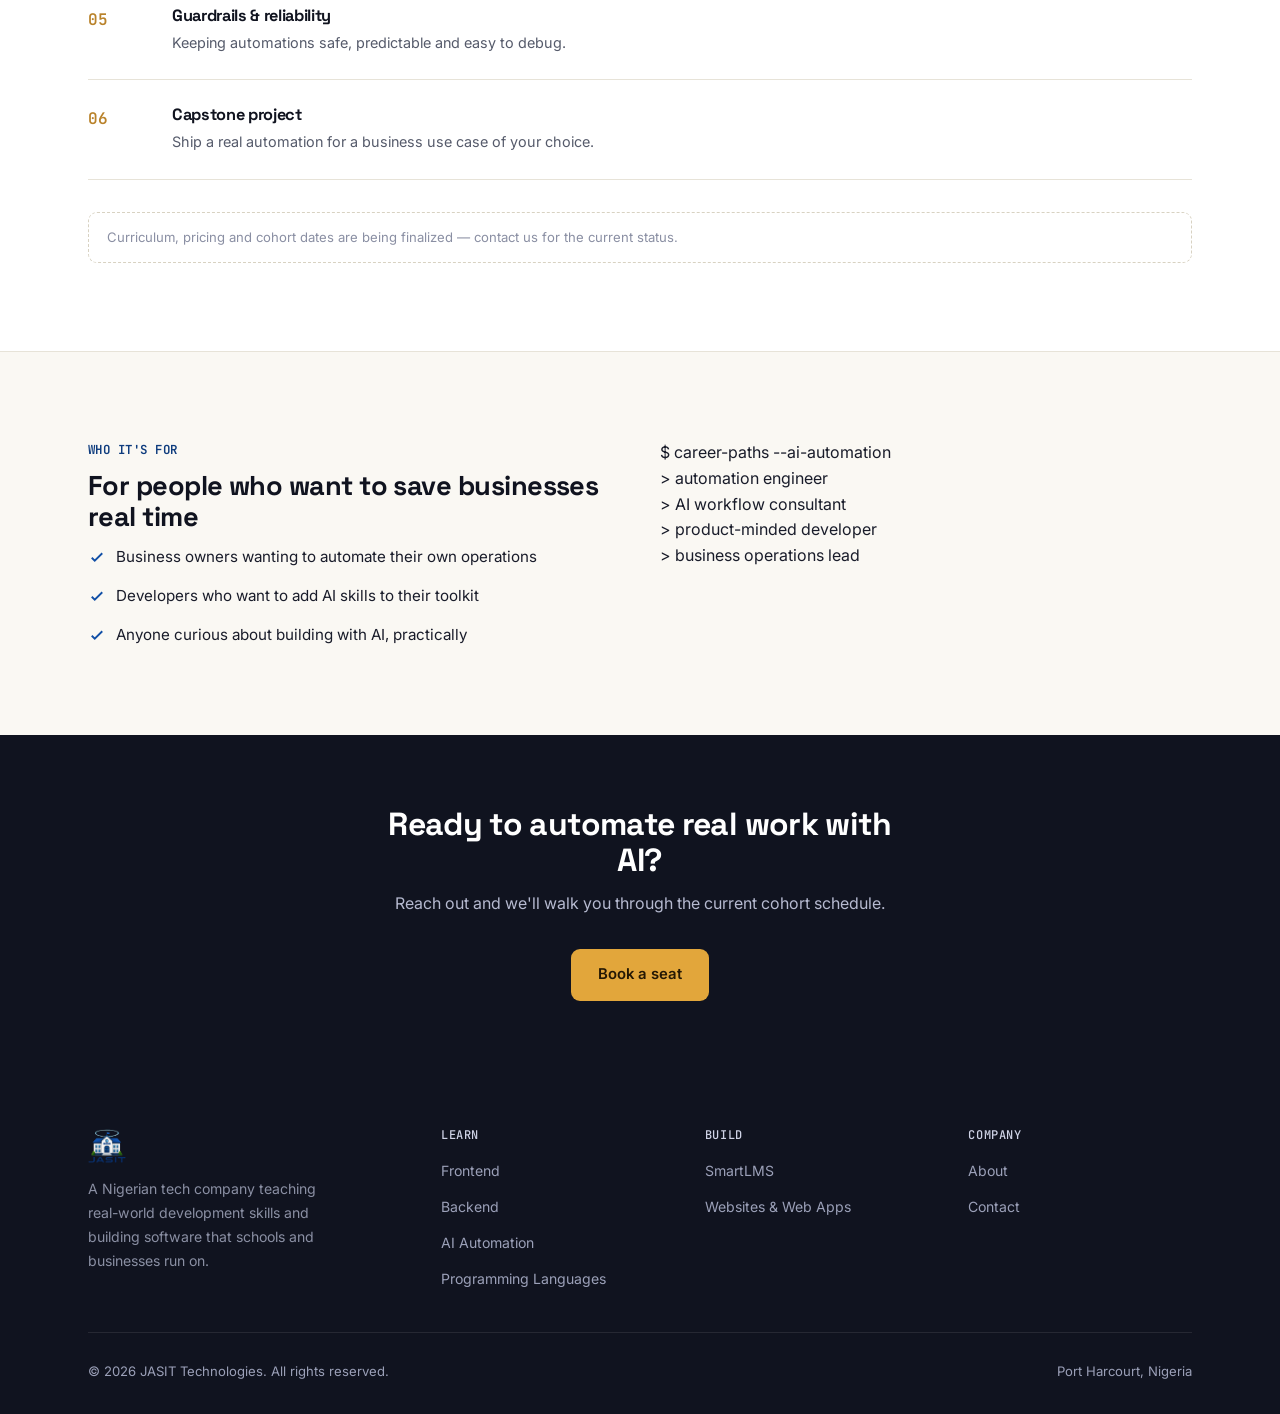
<file: courses/ai-automation.html>
<!DOCTYPE html>
<html lang="en">
<head>
<meta charset="UTF-8" />
<meta name="viewport" content="width=device-width, initial-scale=1.0" />
<link rel="icon" type="image/png" sizes="32x32" href="../assets/favicon-32.png" />
<link rel="icon" type="image/png" sizes="16x16" href="../assets/favicon-16.png" />
<link rel="apple-touch-icon" sizes="180x180" href="../assets/favicon-180.png" />
<link rel="shortcut icon" href="../assets/favicon.ico" />
<title>JASIT Technologies | Web Solutions, Software & Tech Training in Port Harcourt</title>
<meta name="description" content="Learn AI automation with JASIT Technologies — use AI tools and agents to automate real business workflows, taught through practical builds." />
<link rel="canonical" href="https://jasit.com.ng/courses/ai-automation.html" />
<link href="../css/shared.css" rel="stylesheet" />
<link href="../css/courses.css" rel="stylesheet" />
</head>
<body>

<nav class="site-nav">
  <div class="nav-inner">
    <a href="../index.html" class="nav-logo"><img src="../assets/logo-header.png" alt="JASIT Technologies" class="logo-img"></a>
    <ul class="nav-links" id="nav-links">
      <li><a href="../courses/index.html" class="active">Courses</a></li>
      <li><a href="../products/smartlms.html">SmartLMS</a></li>
      <li><a href="../services/web-dev.html">Web Development</a></li>
      <li><a href="../about.html">About</a></li>
      <li><a href="../contact.html" class="nav-cta">Get started</a></li>
    </ul>
    <button class="hamburger" onclick="toggleNav()" aria-label="Toggle menu"><span></span><span></span><span></span></button>
  </div>
</nav>

<section class="course-hero ink-block">
  <div class="wrap" style="max-width:680px;">
    <p class="eyebrow">learn/ai-automation</p>
    <h1 style="font-size:clamp(2rem,4.4vw,2.9rem); margin:1rem 0 1.1rem;">AI Automation</h1>
    <p style="color:#b6bad0; font-size:1.05rem; max-width:540px;">Learn to use AI tools and agents to automate real workflows for businesses — practical builds, not theory.</p>
    <div class="meta-chips">
      <span class="meta-chip">Format: TBA</span>
      <span class="meta-chip">Duration: TBA</span>
      <span class="meta-chip">Level: Beginner → Intermediate</span>
    </div>
    <a href="../contact.html" class="btn btn-gold">Book a seat</a>
  </div>
</section>

<section>
  <div class="wrap">
    <p class="section-label">What you'll learn</p>
    <h2 class="section-title">From AI tools to working automations</h2>
    <div class="grid-3">
      <div class="card"><h3 style="font-size:1rem; margin-bottom:0.4rem;">Prompting &amp; AI tools</h3><p style="font-size:0.88rem; color:var(--slate);">Use AI models effectively for real tasks, not just chat.</p></div>
      <div class="card"><h3 style="font-size:1rem; margin-bottom:0.4rem;">Workflow automation</h3><p style="font-size:0.88rem; color:var(--slate);">Connect tools and services so repetitive work runs itself.</p></div>
      <div class="card"><h3 style="font-size:1rem; margin-bottom:0.4rem;">AI agents</h3><p style="font-size:0.88rem; color:var(--slate);">Build agents that can take multi-step actions on your behalf.</p></div>
    </div>
  </div>
</section>

<section style="background:var(--paper-raised); border-top:1px solid var(--mist); border-bottom:1px solid var(--mist);">
  <div class="wrap">
    <p class="section-label">Curriculum</p>
    <h2 class="section-title">How the course is structured</h2>
    <p class="section-sub">Placeholder outline — final module breakdown and timing will be confirmed before the next cohort opens.</p>
    <div class="module-list">
      <div class="module"><span class="module-num">01</span><div><h4>AI tools foundations</h4><p>Understanding how modern AI models work and how to get reliable output from them.</p></div></div>
      <div class="module"><span class="module-num">02</span><div><h4>Automating a workflow</h4><p>Connecting tools together to remove a real, repetitive manual task.</p></div></div>
      <div class="module"><span class="module-num">03</span><div><h4>Working with APIs</h4><p>Calling AI and business tool APIs directly from code.</p></div></div>
      <div class="module"><span class="module-num">04</span><div><h4>Building an AI agent</h4><p>Designing an agent that can plan and take multi-step actions.</p></div></div>
      <div class="module"><span class="module-num">05</span><div><h4>Guardrails &amp; reliability</h4><p>Keeping automations safe, predictable and easy to debug.</p></div></div>
      <div class="module"><span class="module-num">06</span><div><h4>Capstone project</h4><p>Ship a real automation for a business use case of your choice.</p></div></div>
    </div>
    <p class="placeholder-note">Curriculum, pricing and cohort dates are being finalized — contact us for the current status.</p>
  </div>
</section>

<section>
  <div class="wrap grid-2">
    <div>
      <p class="section-label">Who it's for</p>
      <h2 class="section-title" style="font-size:1.7rem;">For people who want to save businesses real time</h2>
      <ul class="audience-list">
        <li><svg viewBox="0 0 24 24" fill="none" stroke="currentColor" stroke-width="2.5"><path d="M5 13l4 4L19 7"/></svg> Business owners wanting to automate their own operations</li>
        <li><svg viewBox="0 0 24 24" fill="none" stroke="currentColor" stroke-width="2.5"><path d="M5 13l4 4L19 7"/></svg> Developers who want to add AI skills to their toolkit</li>
        <li><svg viewBox="0 0 24 24" fill="none" stroke="currentColor" stroke-width="2.5"><path d="M5 13l4 4L19 7"/></svg> Anyone curious about building with AI, practically</li>
      </ul>
    </div>
    <div class="split-visual" style="align-self:start;">
      <div class="line"><span class="dim">$</span> career-paths --ai-automation</div>
      <div class="line"><span class="dim">></span> automation engineer</div>
      <div class="line"><span class="dim">></span> AI workflow consultant</div>
      <div class="line"><span class="dim">></span> product-minded developer</div>
      <div class="line"><span class="dim">></span> business operations lead</div>
    </div>
  </div>
</section>

<div class="ink-block" style="padding:4.5rem 0; text-align:center;">
  <div class="wrap" style="max-width:560px; margin:0 auto;">
    <h2 style="font-size:clamp(1.5rem,3vw,2rem); margin-bottom:0.8rem;">Ready to automate real work with AI?</h2>
    <p style="color:#b6bad0; margin-bottom:2rem;">Reach out and we'll walk you through the current cohort schedule.</p>
    <a href="../contact.html" class="btn btn-gold">Book a seat</a>
  </div>
</div>

<footer class="site-footer">
  <div class="wrap">
    <div class="footer-grid">
      <div class="footer-brand">
        <a href="../index.html" class="nav-logo"><img src="../assets/logo-header.png" alt="JASIT Technologies" class="logo-img"></a>
        <p>A Nigerian tech company teaching real-world development skills and building software that schools and businesses run on.</p>
      </div>
      <div class="footer-col">
        <h4>Learn</h4>
        <ul>
          <li><a href="../courses/frontend.html">Frontend</a></li>
          <li><a href="../courses/backend.html">Backend</a></li>
          <li><a href="../courses/ai-automation.html">AI Automation</a></li>
          <li><a href="../courses/languages.html">Programming Languages</a></li>
        </ul>
      </div>
      <div class="footer-col">
        <h4>Build</h4>
        <ul>
          <li><a href="../products/smartlms.html">SmartLMS</a></li>
          <li><a href="../services/web-dev.html">Websites &amp; Web Apps</a></li>
        </ul>
      </div>
      <div class="footer-col">
        <h4>Company</h4>
        <ul>
          <li><a href="../about.html">About</a></li>
          <li><a href="../contact.html">Contact</a></li>
        </ul>
      </div>
    </div>
    <div class="footer-bottom">
      <p>&copy; 2026 JASIT Technologies. All rights reserved.</p>
      <p>Port Harcourt, Nigeria</p>
    </div>
  </div>
</footer>
<div id="toast" role="alert"></div>
<script src="../js/site.js"></script>
</body>
</html>
</file>
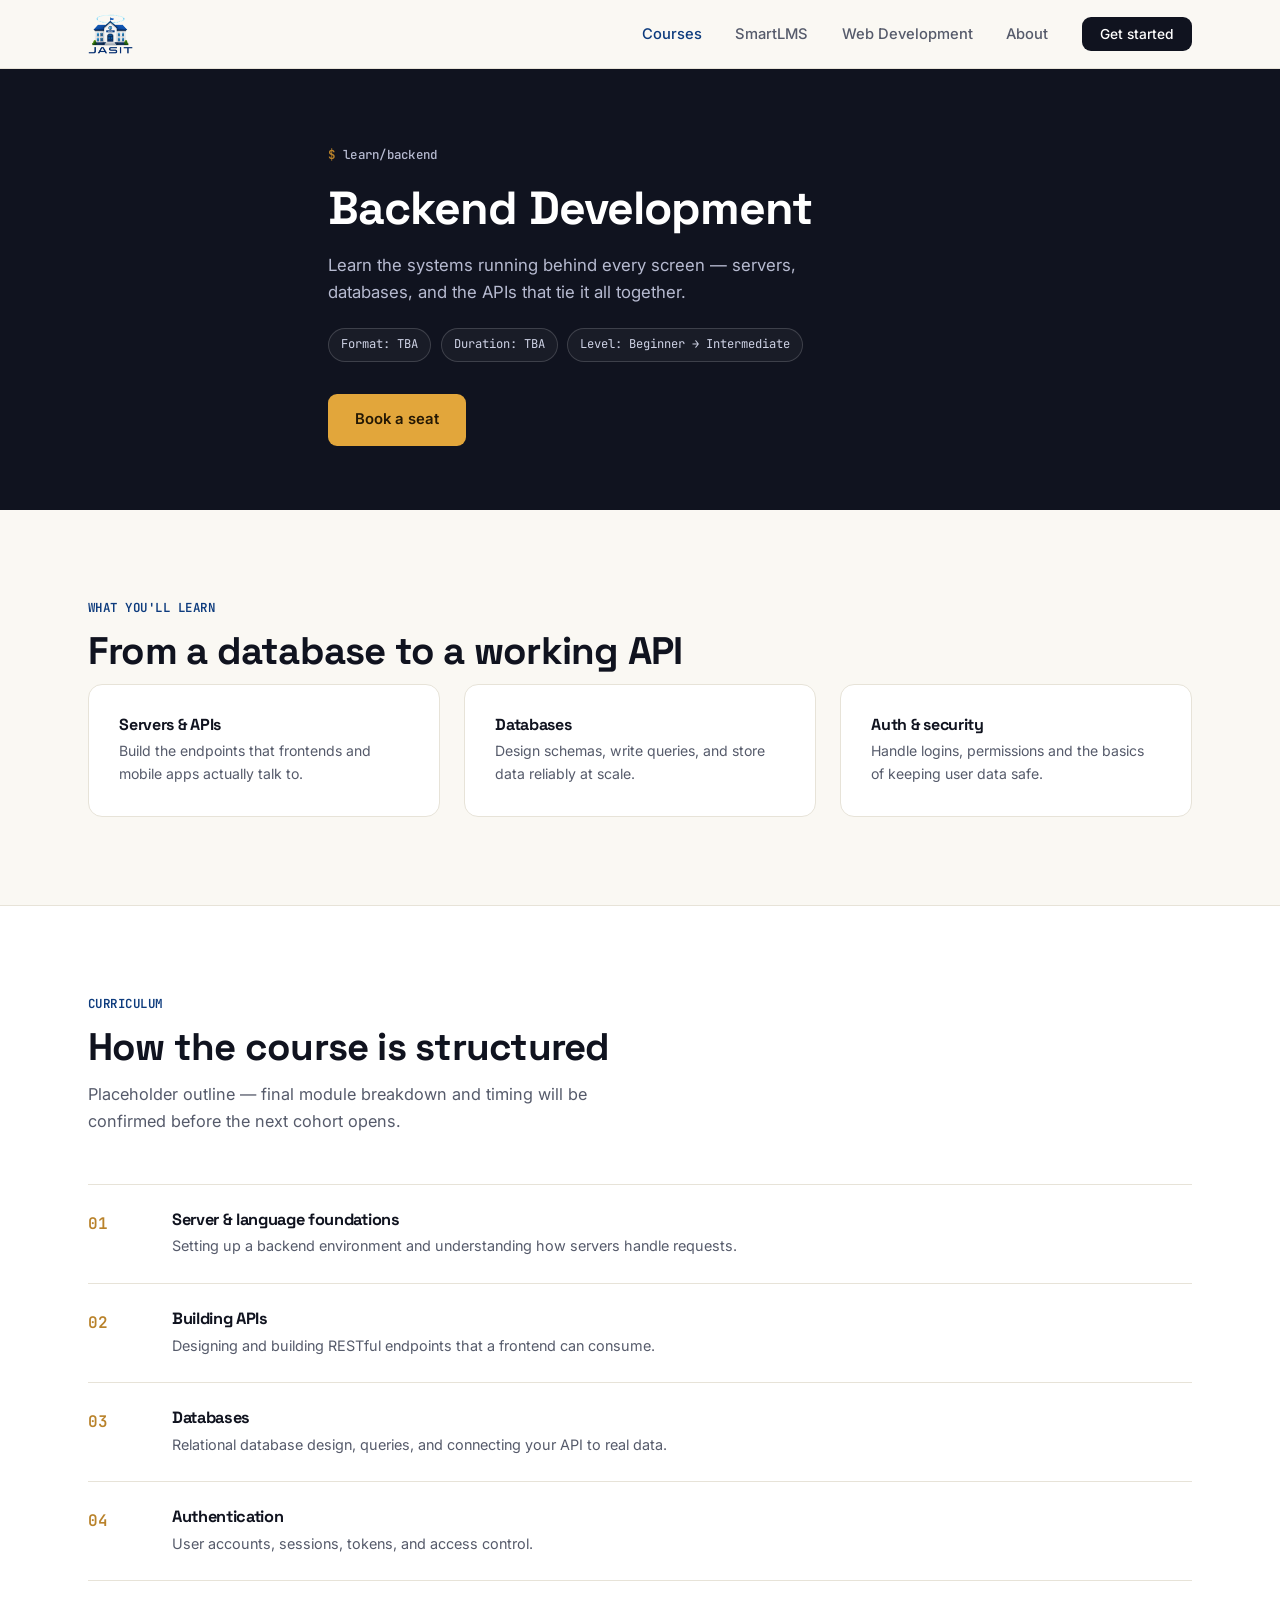
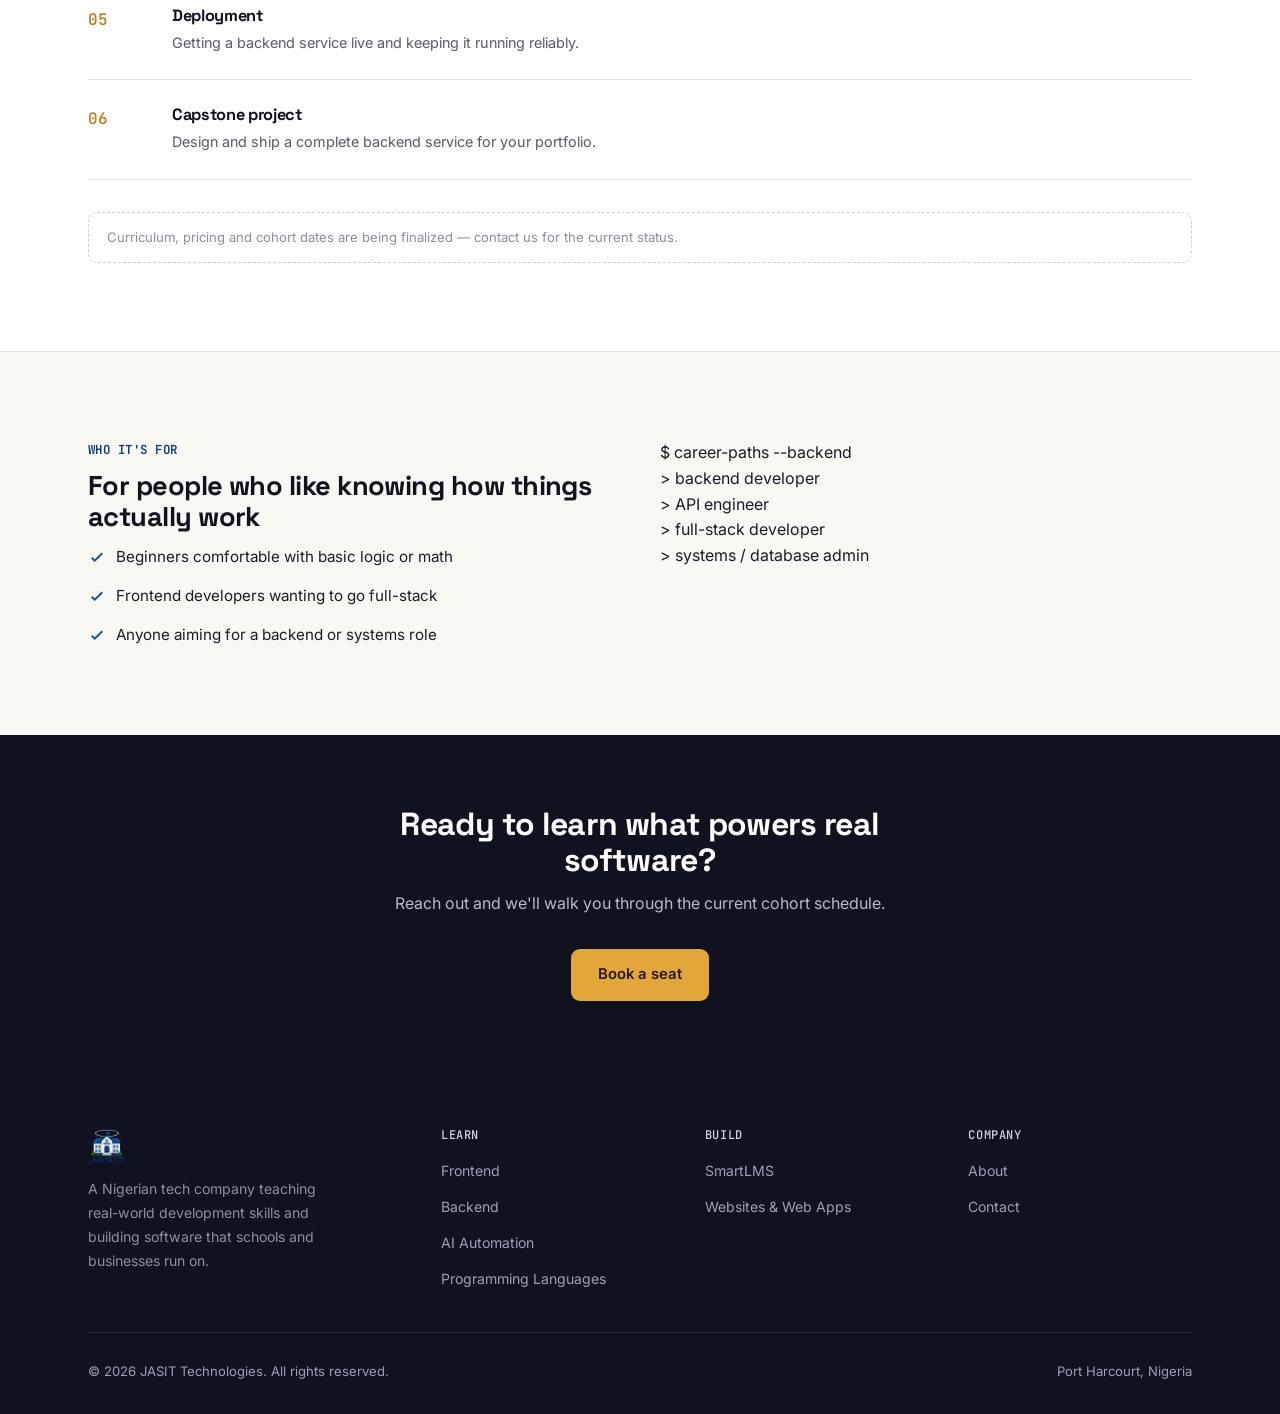
<file: courses/backend.html>
<!DOCTYPE html>
<html lang="en">
<head>
<meta charset="UTF-8" />
<meta name="viewport" content="width=device-width, initial-scale=1.0" />
<link rel="icon" type="image/png" sizes="32x32" href="../assets/favicon-32.png" />
<link rel="icon" type="image/png" sizes="16x16" href="../assets/favicon-16.png" />
<link rel="apple-touch-icon" sizes="180x180" href="../assets/favicon-180.png" />
<link rel="shortcut icon" href="../assets/favicon.ico" />
<title>Backend Development Course | JASIT Technologies</title>
<meta name="description" content="Learn backend development with JASIT Technologies — APIs, databases, authentication and servers, taught through real projects." />
<link rel="canonical" href="https://jasit.com.ng/courses/backend.html" />
<link href="../css/shared.css" rel="stylesheet" />
<link href="../css/courses.css" rel="stylesheet" />
</head>
<body>

<nav class="site-nav">
  <div class="nav-inner">
    <a href="../index.html" class="nav-logo"><img src="../assets/logo-header.png" alt="JASIT Technologies" class="logo-img"></a>
    <ul class="nav-links" id="nav-links">
      <li><a href="../courses/index.html" class="active">Courses</a></li>
      <li><a href="../products/smartlms.html">SmartLMS</a></li>
      <li><a href="../services/web-dev.html">Web Development</a></li>
      <li><a href="../about.html">About</a></li>
      <li><a href="../contact.html" class="nav-cta">Get started</a></li>
    </ul>
    <button class="hamburger" onclick="toggleNav()" aria-label="Toggle menu"><span></span><span></span><span></span></button>
  </div>
</nav>

<section class="course-hero ink-block">
  <div class="wrap" style="max-width:680px;">
    <p class="eyebrow">learn/backend</p>
    <h1 style="font-size:clamp(2rem,4.4vw,2.9rem); margin:1rem 0 1.1rem;">Backend Development</h1>
    <p style="color:#b6bad0; font-size:1.05rem; max-width:540px;">Learn the systems running behind every screen — servers, databases, and the APIs that tie it all together.</p>
    <div class="meta-chips">
      <span class="meta-chip">Format: TBA</span>
      <span class="meta-chip">Duration: TBA</span>
      <span class="meta-chip">Level: Beginner → Intermediate</span>
    </div>
    <a href="../contact.html" class="btn btn-gold">Book a seat</a>
  </div>
</section>

<section>
  <div class="wrap">
    <p class="section-label">What you'll learn</p>
    <h2 class="section-title">From a database to a working API</h2>
    <div class="grid-3">
      <div class="card"><h3 style="font-size:1rem; margin-bottom:0.4rem;">Servers &amp; APIs</h3><p style="font-size:0.88rem; color:var(--slate);">Build the endpoints that frontends and mobile apps actually talk to.</p></div>
      <div class="card"><h3 style="font-size:1rem; margin-bottom:0.4rem;">Databases</h3><p style="font-size:0.88rem; color:var(--slate);">Design schemas, write queries, and store data reliably at scale.</p></div>
      <div class="card"><h3 style="font-size:1rem; margin-bottom:0.4rem;">Auth &amp; security</h3><p style="font-size:0.88rem; color:var(--slate);">Handle logins, permissions and the basics of keeping user data safe.</p></div>
    </div>
  </div>
</section>

<section style="background:var(--paper-raised); border-top:1px solid var(--mist); border-bottom:1px solid var(--mist);">
  <div class="wrap">
    <p class="section-label">Curriculum</p>
    <h2 class="section-title">How the course is structured</h2>
    <p class="section-sub">Placeholder outline — final module breakdown and timing will be confirmed before the next cohort opens.</p>
    <div class="module-list">
      <div class="module"><span class="module-num">01</span><div><h4>Server &amp; language foundations</h4><p>Setting up a backend environment and understanding how servers handle requests.</p></div></div>
      <div class="module"><span class="module-num">02</span><div><h4>Building APIs</h4><p>Designing and building RESTful endpoints that a frontend can consume.</p></div></div>
      <div class="module"><span class="module-num">03</span><div><h4>Databases</h4><p>Relational database design, queries, and connecting your API to real data.</p></div></div>
      <div class="module"><span class="module-num">04</span><div><h4>Authentication</h4><p>User accounts, sessions, tokens, and access control.</p></div></div>
      <div class="module"><span class="module-num">05</span><div><h4>Deployment</h4><p>Getting a backend service live and keeping it running reliably.</p></div></div>
      <div class="module"><span class="module-num">06</span><div><h4>Capstone project</h4><p>Design and ship a complete backend service for your portfolio.</p></div></div>
    </div>
    <p class="placeholder-note">Curriculum, pricing and cohort dates are being finalized — contact us for the current status.</p>
  </div>
</section>

<section>
  <div class="wrap grid-2">
    <div>
      <p class="section-label">Who it's for</p>
      <h2 class="section-title" style="font-size:1.7rem;">For people who like knowing how things actually work</h2>
      <ul class="audience-list">
        <li><svg viewBox="0 0 24 24" fill="none" stroke="currentColor" stroke-width="2.5"><path d="M5 13l4 4L19 7"/></svg> Beginners comfortable with basic logic or math</li>
        <li><svg viewBox="0 0 24 24" fill="none" stroke="currentColor" stroke-width="2.5"><path d="M5 13l4 4L19 7"/></svg> Frontend developers wanting to go full-stack</li>
        <li><svg viewBox="0 0 24 24" fill="none" stroke="currentColor" stroke-width="2.5"><path d="M5 13l4 4L19 7"/></svg> Anyone aiming for a backend or systems role</li>
      </ul>
    </div>
    <div class="split-visual" style="align-self:start;">
      <div class="line"><span class="dim">$</span> career-paths --backend</div>
      <div class="line"><span class="dim">></span> backend developer</div>
      <div class="line"><span class="dim">></span> API engineer</div>
      <div class="line"><span class="dim">></span> full-stack developer</div>
      <div class="line"><span class="dim">></span> systems / database admin</div>
    </div>
  </div>
</section>

<div class="ink-block" style="padding:4.5rem 0; text-align:center;">
  <div class="wrap" style="max-width:560px; margin:0 auto;">
    <h2 style="font-size:clamp(1.5rem,3vw,2rem); margin-bottom:0.8rem;">Ready to learn what powers real software?</h2>
    <p style="color:#b6bad0; margin-bottom:2rem;">Reach out and we'll walk you through the current cohort schedule.</p>
    <a href="../contact.html" class="btn btn-gold">Book a seat</a>
  </div>
</div>

<footer class="site-footer">
  <div class="wrap">
    <div class="footer-grid">
      <div class="footer-brand">
        <a href="../index.html" class="nav-logo"><img src="../assets/logo-header.png" alt="JASIT Technologies" class="logo-img"></a>
        <p>A Nigerian tech company teaching real-world development skills and building software that schools and businesses run on.</p>
      </div>
      <div class="footer-col">
        <h4>Learn</h4>
        <ul>
          <li><a href="../courses/frontend.html">Frontend</a></li>
          <li><a href="../courses/backend.html">Backend</a></li>
          <li><a href="../courses/ai-automation.html">AI Automation</a></li>
          <li><a href="../courses/languages.html">Programming Languages</a></li>
        </ul>
      </div>
      <div class="footer-col">
        <h4>Build</h4>
        <ul>
          <li><a href="../products/smartlms.html">SmartLMS</a></li>
          <li><a href="../services/web-dev.html">Websites &amp; Web Apps</a></li>
        </ul>
      </div>
      <div class="footer-col">
        <h4>Company</h4>
        <ul>
          <li><a href="../about.html">About</a></li>
          <li><a href="../contact.html">Contact</a></li>
        </ul>
      </div>
    </div>
    <div class="footer-bottom">
      <p>&copy; 2026 JASIT Technologies. All rights reserved.</p>
      <p>Port Harcourt, Nigeria</p>
    </div>
  </div>
</footer>
<div id="toast" role="alert"></div>
<script src="../js/site.js"></script>
</body>
</html>
</file>
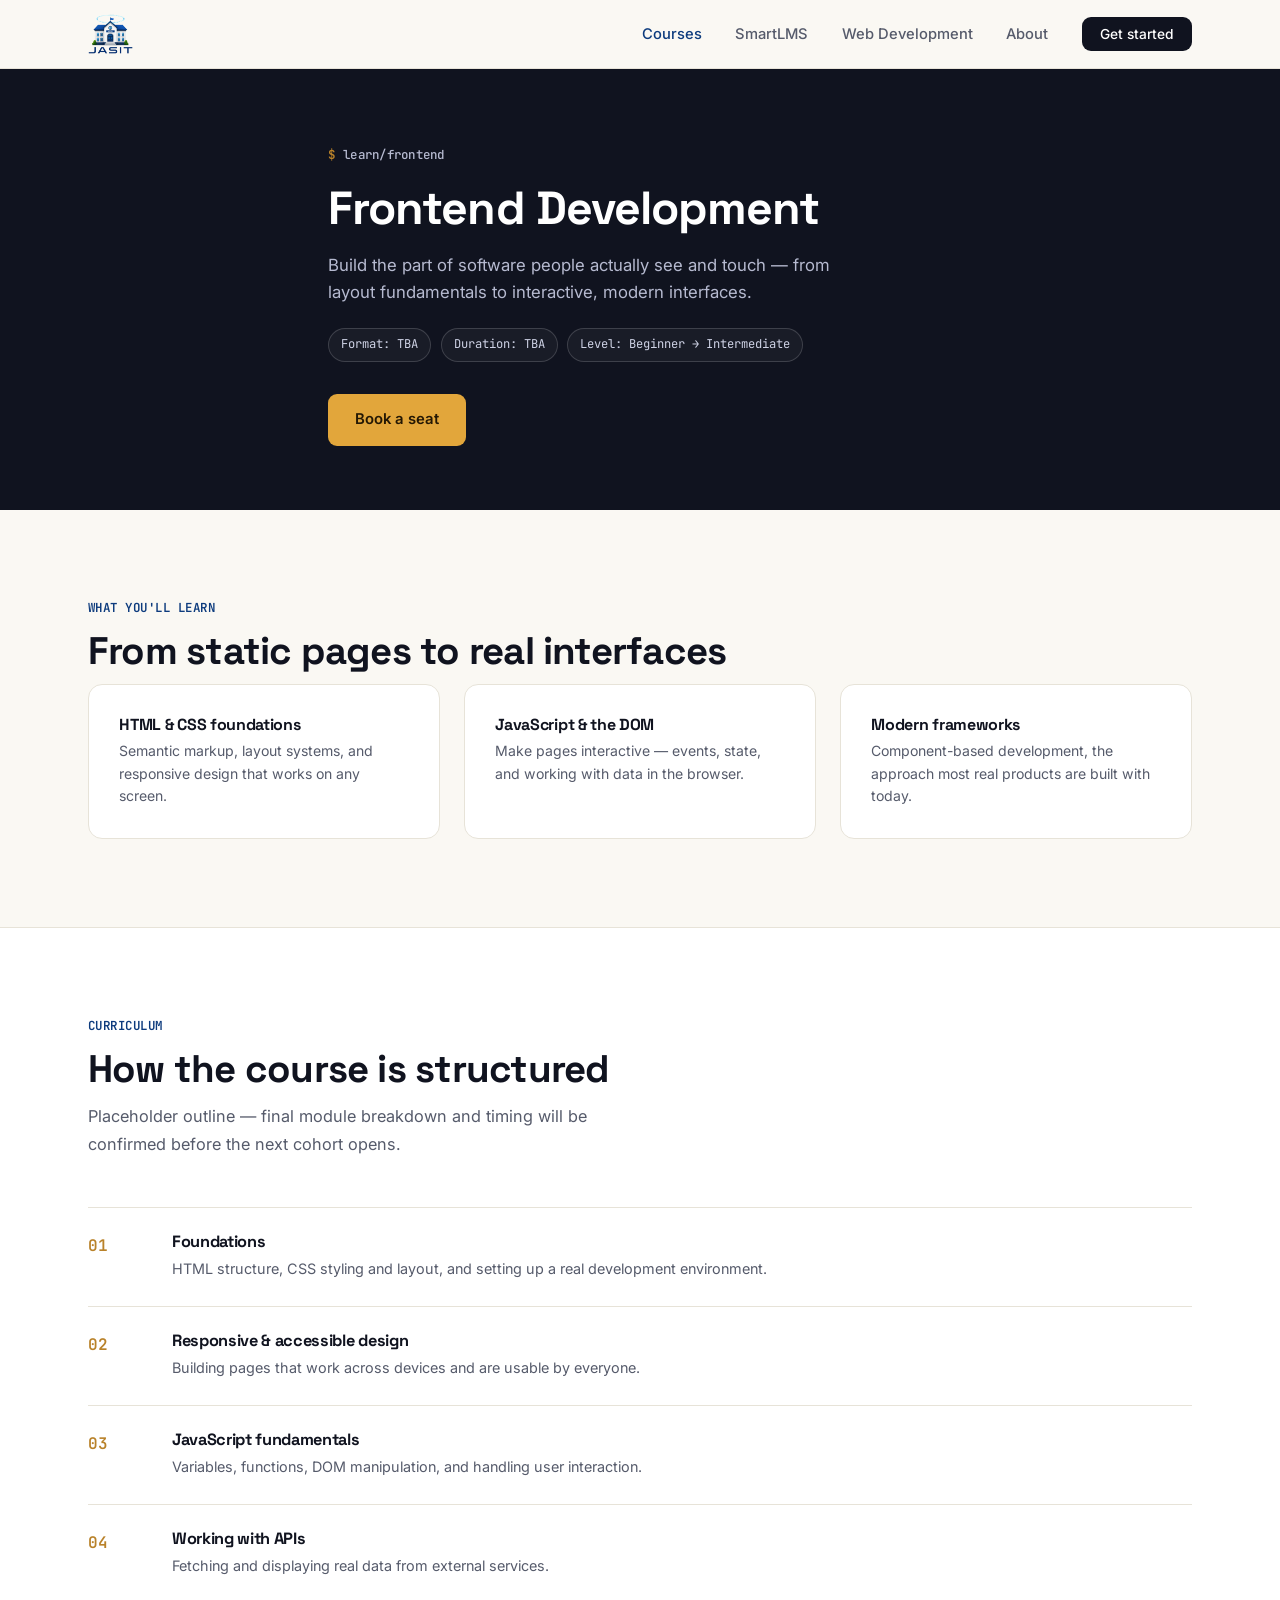
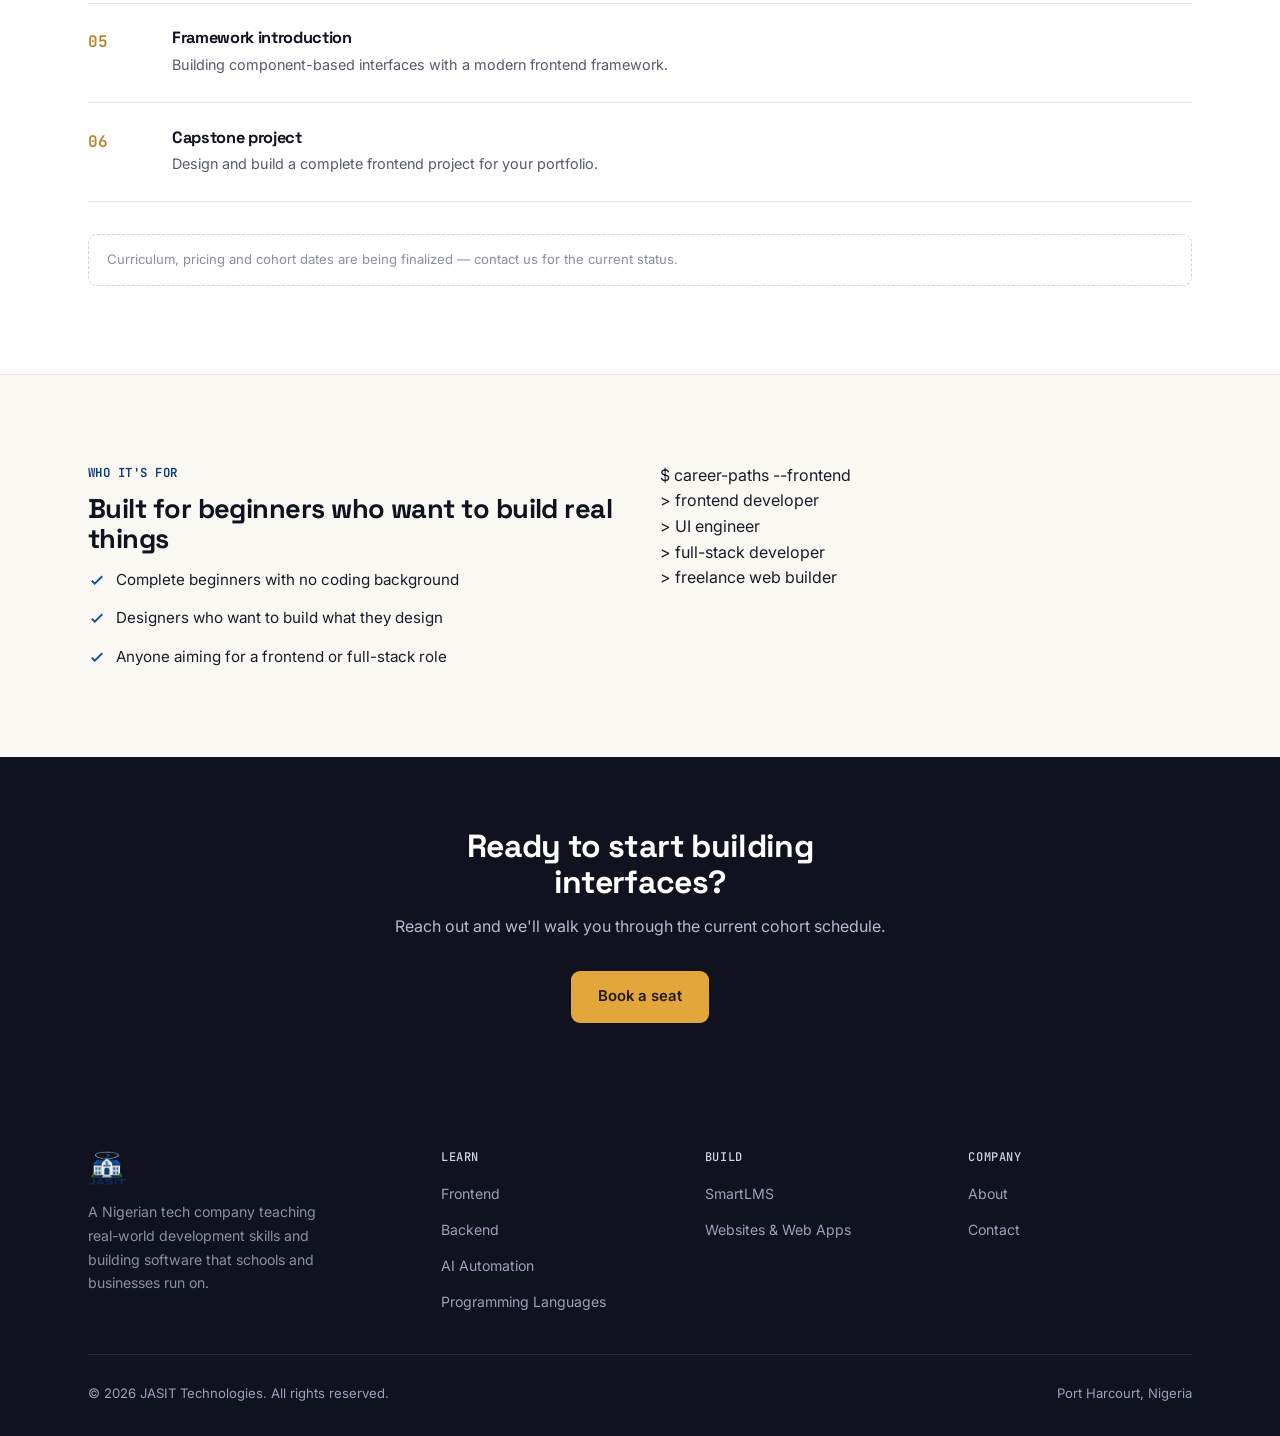
<file: courses/frontend.html>
<!DOCTYPE html>
<html lang="en">
<head>
<meta charset="UTF-8" />
<meta name="viewport" content="width=device-width, initial-scale=1.0" />
<link rel="icon" type="image/png" sizes="32x32" href="../assets/favicon-32.png" />
<link rel="icon" type="image/png" sizes="16x16" href="../assets/favicon-16.png" />
<link rel="apple-touch-icon" sizes="180x180" href="../assets/favicon-180.png" />
<link rel="shortcut icon" href="../assets/favicon.ico" />
<title>Frontend Development Course | JASIT Technologies</title>
<meta name="description" content="Learn frontend development with JASIT Technologies — HTML, CSS, JavaScript and modern frameworks, taught through real projects." />
<link rel="canonical" href="https://jasit.com.ng/courses/frontend.html" />
<link href="../css/shared.css" rel="stylesheet" />
<link href="../css/courses.css" rel="stylesheet" />
</head>
<body>

<nav class="site-nav">
  <div class="nav-inner">
    <a href="../index.html" class="nav-logo"><img src="../assets/logo-header.png" alt="JASIT Technologies" class="logo-img"></a>
    <ul class="nav-links" id="nav-links">
      <li><a href="../courses/index.html" class="active">Courses</a></li>
      <li><a href="../products/smartlms.html">SmartLMS</a></li>
      <li><a href="../services/web-dev.html">Web Development</a></li>
      <li><a href="../about.html">About</a></li>
      <li><a href="../contact.html" class="nav-cta">Get started</a></li>
    </ul>
    <button class="hamburger" onclick="toggleNav()" aria-label="Toggle menu"><span></span><span></span><span></span></button>
  </div>
</nav>

<section class="course-hero ink-block">
  <div class="wrap" style="max-width:680px;">
    <p class="eyebrow">learn/frontend</p>
    <h1 style="font-size:clamp(2rem,4.4vw,2.9rem); margin:1rem 0 1.1rem;">Frontend Development</h1>
    <p style="color:#b6bad0; font-size:1.05rem; max-width:540px;">Build the part of software people actually see and touch — from layout fundamentals to interactive, modern interfaces.</p>
    <div class="meta-chips">
      <span class="meta-chip">Format: TBA</span>
      <span class="meta-chip">Duration: TBA</span>
      <span class="meta-chip">Level: Beginner → Intermediate</span>
    </div>
    <a href="../contact.html" class="btn btn-gold">Book a seat</a>
  </div>
</section>

<section>
  <div class="wrap">
    <p class="section-label">What you'll learn</p>
    <h2 class="section-title">From static pages to real interfaces</h2>
    <div class="grid-3">
      <div class="card"><h3 style="font-size:1rem; margin-bottom:0.4rem;">HTML &amp; CSS foundations</h3><p style="font-size:0.88rem; color:var(--slate);">Semantic markup, layout systems, and responsive design that works on any screen.</p></div>
      <div class="card"><h3 style="font-size:1rem; margin-bottom:0.4rem;">JavaScript &amp; the DOM</h3><p style="font-size:0.88rem; color:var(--slate);">Make pages interactive — events, state, and working with data in the browser.</p></div>
      <div class="card"><h3 style="font-size:1rem; margin-bottom:0.4rem;">Modern frameworks</h3><p style="font-size:0.88rem; color:var(--slate);">Component-based development, the approach most real products are built with today.</p></div>
    </div>
  </div>
</section>

<section style="background:var(--paper-raised); border-top:1px solid var(--mist); border-bottom:1px solid var(--mist);">
  <div class="wrap">
    <p class="section-label">Curriculum</p>
    <h2 class="section-title">How the course is structured</h2>
    <p class="section-sub">Placeholder outline — final module breakdown and timing will be confirmed before the next cohort opens.</p>
    <div class="module-list">
      <div class="module"><span class="module-num">01</span><div><h4>Foundations</h4><p>HTML structure, CSS styling and layout, and setting up a real development environment.</p></div></div>
      <div class="module"><span class="module-num">02</span><div><h4>Responsive &amp; accessible design</h4><p>Building pages that work across devices and are usable by everyone.</p></div></div>
      <div class="module"><span class="module-num">03</span><div><h4>JavaScript fundamentals</h4><p>Variables, functions, DOM manipulation, and handling user interaction.</p></div></div>
      <div class="module"><span class="module-num">04</span><div><h4>Working with APIs</h4><p>Fetching and displaying real data from external services.</p></div></div>
      <div class="module"><span class="module-num">05</span><div><h4>Framework introduction</h4><p>Building component-based interfaces with a modern frontend framework.</p></div></div>
      <div class="module"><span class="module-num">06</span><div><h4>Capstone project</h4><p>Design and build a complete frontend project for your portfolio.</p></div></div>
    </div>
    <p class="placeholder-note">Curriculum, pricing and cohort dates are being finalized — contact us for the current status.</p>
  </div>
</section>

<section>
  <div class="wrap grid-2">
    <div>
      <p class="section-label">Who it's for</p>
      <h2 class="section-title" style="font-size:1.7rem;">Built for beginners who want to build real things</h2>
      <ul class="audience-list">
        <li><svg viewBox="0 0 24 24" fill="none" stroke="currentColor" stroke-width="2.5"><path d="M5 13l4 4L19 7"/></svg> Complete beginners with no coding background</li>
        <li><svg viewBox="0 0 24 24" fill="none" stroke="currentColor" stroke-width="2.5"><path d="M5 13l4 4L19 7"/></svg> Designers who want to build what they design</li>
        <li><svg viewBox="0 0 24 24" fill="none" stroke="currentColor" stroke-width="2.5"><path d="M5 13l4 4L19 7"/></svg> Anyone aiming for a frontend or full-stack role</li>
      </ul>
    </div>
    <div class="split-visual" style="align-self:start;">
      <div class="line"><span class="dim">$</span> career-paths --frontend</div>
      <div class="line"><span class="dim">></span> frontend developer</div>
      <div class="line"><span class="dim">></span> UI engineer</div>
      <div class="line"><span class="dim">></span> full-stack developer</div>
      <div class="line"><span class="dim">></span> freelance web builder</div>
    </div>
  </div>
</section>

<div class="ink-block" style="padding:4.5rem 0; text-align:center;">
  <div class="wrap" style="max-width:560px; margin:0 auto;">
    <h2 style="font-size:clamp(1.5rem,3vw,2rem); margin-bottom:0.8rem;">Ready to start building interfaces?</h2>
    <p style="color:#b6bad0; margin-bottom:2rem;">Reach out and we'll walk you through the current cohort schedule.</p>
    <a href="../contact.html" class="btn btn-gold">Book a seat</a>
  </div>
</div>

<footer class="site-footer">
  <div class="wrap">
    <div class="footer-grid">
      <div class="footer-brand">
        <a href="../index.html" class="nav-logo"><img src="../assets/logo-header.png" alt="JASIT Technologies" class="logo-img"></a>
        <p>A Nigerian tech company teaching real-world development skills and building software that schools and businesses run on.</p>
      </div>
      <div class="footer-col">
        <h4>Learn</h4>
        <ul>
          <li><a href="../courses/frontend.html">Frontend</a></li>
          <li><a href="../courses/backend.html">Backend</a></li>
          <li><a href="../courses/ai-automation.html">AI Automation</a></li>
          <li><a href="../courses/languages.html">Programming Languages</a></li>
        </ul>
      </div>
      <div class="footer-col">
        <h4>Build</h4>
        <ul>
          <li><a href="../products/smartlms.html">SmartLMS</a></li>
          <li><a href="../services/web-dev.html">Websites &amp; Web Apps</a></li>
        </ul>
      </div>
      <div class="footer-col">
        <h4>Company</h4>
        <ul>
          <li><a href="../about.html">About</a></li>
          <li><a href="../contact.html">Contact</a></li>
        </ul>
      </div>
    </div>
    <div class="footer-bottom">
      <p>&copy; 2026 JASIT Technologies. All rights reserved.</p>
      <p>Port Harcourt, Nigeria</p>
    </div>
  </div>
</footer>
<div id="toast" role="alert"></div>
<script src="../js/site.js"></script>
</body>
</html>
</file>
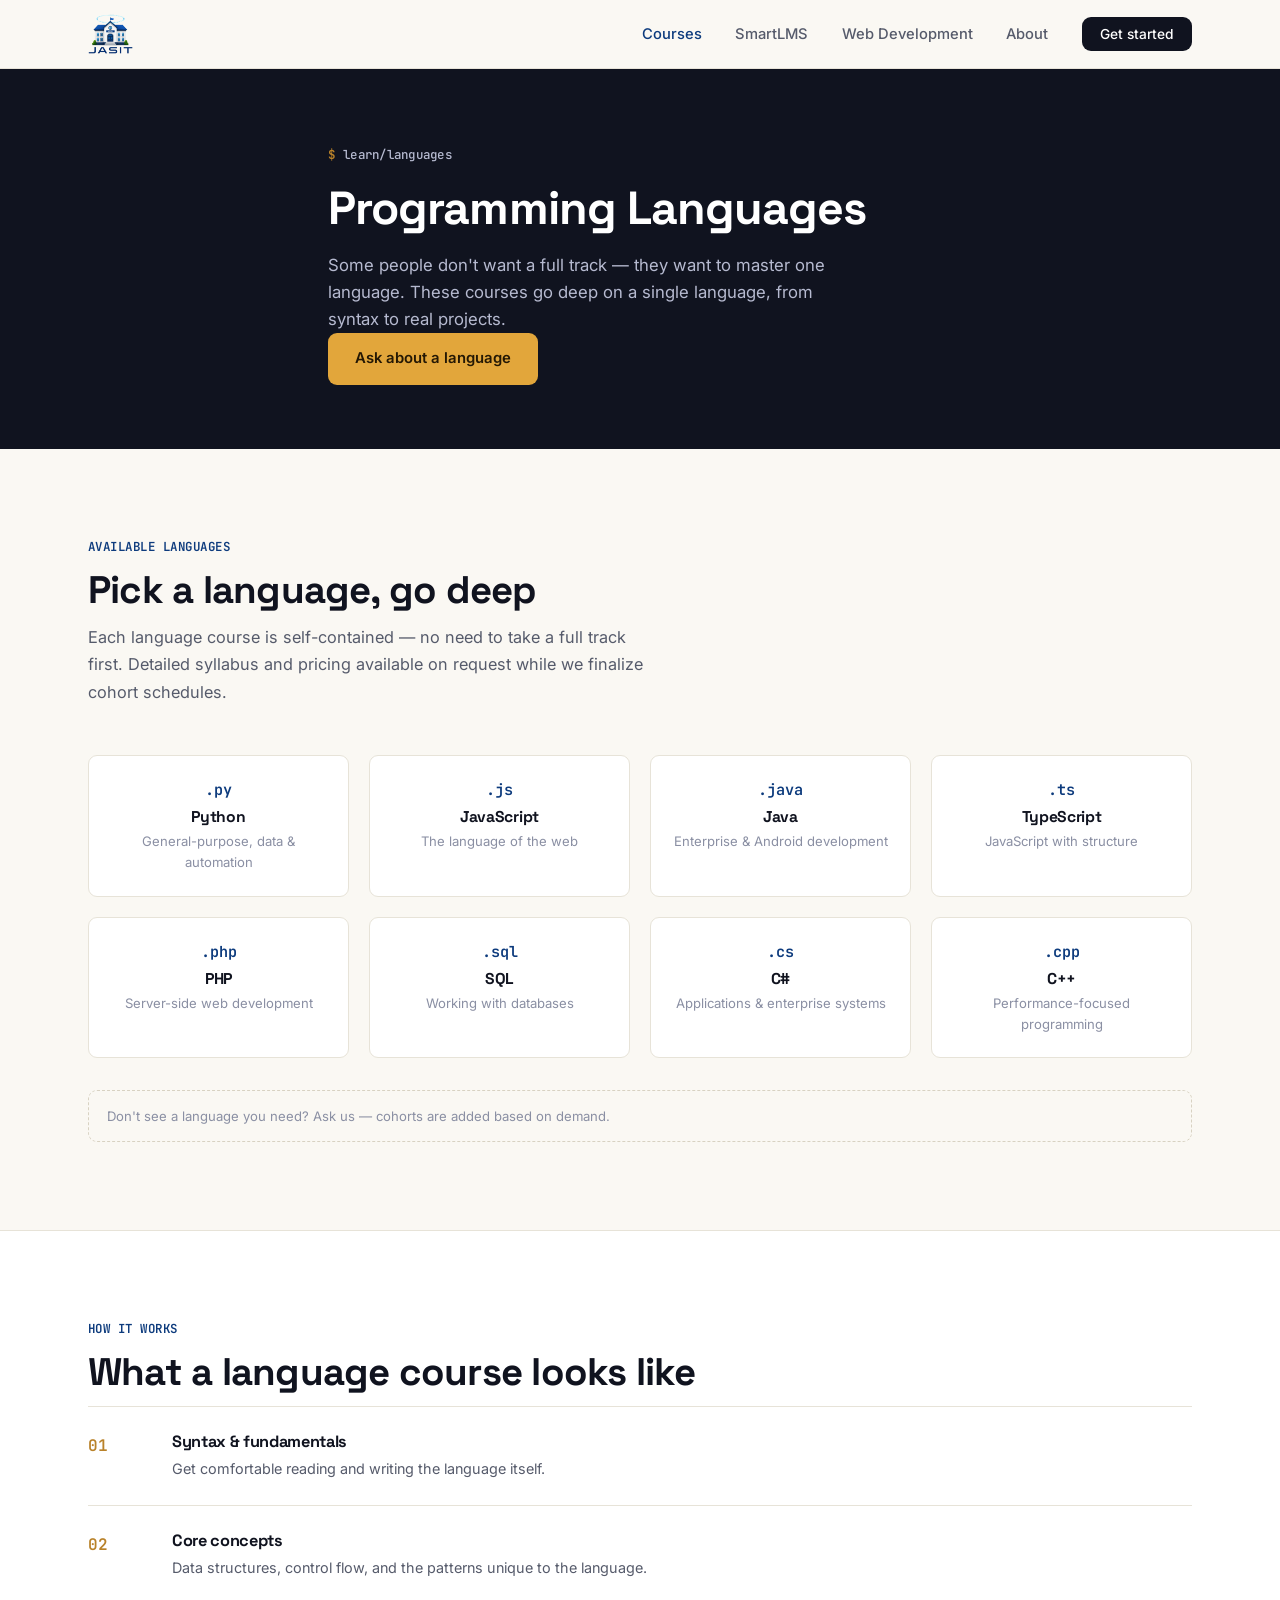
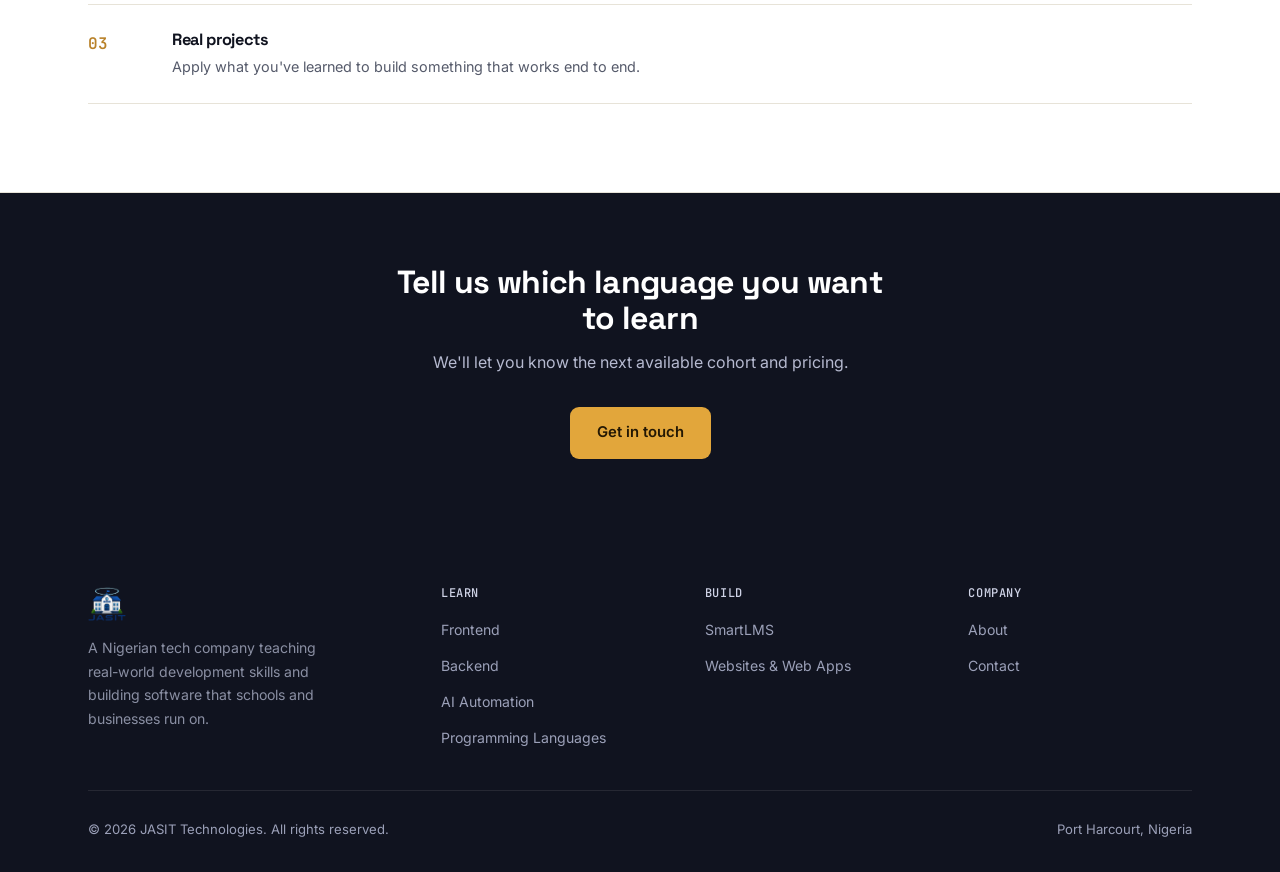
<file: courses/languages.html>
<!DOCTYPE html>
<html lang="en">
<head>
<meta charset="UTF-8" />
<meta name="viewport" content="width=device-width, initial-scale=1.0" />
<link rel="icon" type="image/png" sizes="32x32" href="../assets/favicon-32.png" />
<link rel="icon" type="image/png" sizes="16x16" href="../assets/favicon-16.png" />
<link rel="apple-touch-icon" sizes="180x180" href="../assets/favicon-180.png" />
<link rel="shortcut icon" href="../assets/favicon.ico" />
<title>Programming Language Courses | JASIT Technologies</title>
<meta name="description" content="Learn a single programming language in depth with JASIT Technologies — Python, Java, JavaScript, TypeScript, PHP, SQL and more, taught one language at a time." />
<link rel="canonical" href="https://jasit.com.ng/courses/languages.html" />
<link href="../css/shared.css" rel="stylesheet" />
<link href="../css/courses.css" rel="stylesheet" />
</head>
<body>

<nav class="site-nav">
  <div class="nav-inner">
    <a href="../index.html" class="nav-logo"><img src="../assets/logo-header.png" alt="JASIT Technologies" class="logo-img"></a>
    <ul class="nav-links" id="nav-links">
      <li><a href="../courses/index.html" class="active">Courses</a></li>
      <li><a href="../products/smartlms.html">SmartLMS</a></li>
      <li><a href="../services/web-dev.html">Web Development</a></li>
      <li><a href="../about.html">About</a></li>
      <li><a href="../contact.html" class="nav-cta">Get started</a></li>
    </ul>
    <button class="hamburger" onclick="toggleNav()" aria-label="Toggle menu"><span></span><span></span><span></span></button>
  </div>
</nav>

<section class="course-hero ink-block">
  <div class="wrap" style="max-width:680px;">
    <p class="eyebrow">learn/languages</p>
    <h1 style="font-size:clamp(2rem,4.4vw,2.9rem); margin:1rem 0 1.1rem;">Programming Languages</h1>
    <p style="color:#b6bad0; font-size:1.05rem; max-width:540px;">Some people don't want a full track — they want to master one language. These courses go deep on a single language, from syntax to real projects.</p>
    <a href="../contact.html" class="btn btn-gold">Ask about a language</a>
  </div>
</section>

<section>
  <div class="wrap">
    <p class="section-label">Available languages</p>
    <h2 class="section-title">Pick a language, go deep</h2>
    <p class="section-sub">Each language course is self-contained — no need to take a full track first. Detailed syllabus and pricing available on request while we finalize cohort schedules.</p>

    <div class="lang-grid">
      <div class="lang-card"><span class="ext">.py</span><h4>Python</h4><p>General-purpose, data &amp; automation</p></div>
      <div class="lang-card"><span class="ext">.js</span><h4>JavaScript</h4><p>The language of the web</p></div>
      <div class="lang-card"><span class="ext">.java</span><h4>Java</h4><p>Enterprise &amp; Android development</p></div>
      <div class="lang-card"><span class="ext">.ts</span><h4>TypeScript</h4><p>JavaScript with structure</p></div>
      <div class="lang-card"><span class="ext">.php</span><h4>PHP</h4><p>Server-side web development</p></div>
      <div class="lang-card"><span class="ext">.sql</span><h4>SQL</h4><p>Working with databases</p></div>
      <div class="lang-card"><span class="ext">.cs</span><h4>C#</h4><p>Applications &amp; enterprise systems</p></div>
      <div class="lang-card"><span class="ext">.cpp</span><h4>C++</h4><p>Performance-focused programming</p></div>
    </div>
    <p class="placeholder-note">Don't see a language you need? Ask us — cohorts are added based on demand.</p>
  </div>
</section>

<section style="background:var(--paper-raised); border-top:1px solid var(--mist); border-bottom:1px solid var(--mist);">
  <div class="wrap">
    <p class="section-label">How it works</p>
    <h2 class="section-title">What a language course looks like</h2>
    <div class="module-list">
      <div class="module"><span class="module-num">01</span><div><h4>Syntax &amp; fundamentals</h4><p>Get comfortable reading and writing the language itself.</p></div></div>
      <div class="module"><span class="module-num">02</span><div><h4>Core concepts</h4><p>Data structures, control flow, and the patterns unique to the language.</p></div></div>
      <div class="module"><span class="module-num">03</span><div><h4>Real projects</h4><p>Apply what you've learned to build something that works end to end.</p></div></div>
    </div>
  </div>
</section>

<div class="ink-block" style="padding:4.5rem 0; text-align:center;">
  <div class="wrap" style="max-width:560px; margin:0 auto;">
    <h2 style="font-size:clamp(1.5rem,3vw,2rem); margin-bottom:0.8rem;">Tell us which language you want to learn</h2>
    <p style="color:#b6bad0; margin-bottom:2rem;">We'll let you know the next available cohort and pricing.</p>
    <a href="../contact.html" class="btn btn-gold">Get in touch</a>
  </div>
</div>

<footer class="site-footer">
  <div class="wrap">
    <div class="footer-grid">
      <div class="footer-brand">
        <a href="../index.html" class="nav-logo"><img src="../assets/logo-header.png" alt="JASIT Technologies" class="logo-img"></a>
        <p>A Nigerian tech company teaching real-world development skills and building software that schools and businesses run on.</p>
      </div>
      <div class="footer-col">
        <h4>Learn</h4>
        <ul>
          <li><a href="../courses/frontend.html">Frontend</a></li>
          <li><a href="../courses/backend.html">Backend</a></li>
          <li><a href="../courses/ai-automation.html">AI Automation</a></li>
          <li><a href="../courses/languages.html">Programming Languages</a></li>
        </ul>
      </div>
      <div class="footer-col">
        <h4>Build</h4>
        <ul>
          <li><a href="../products/smartlms.html">SmartLMS</a></li>
          <li><a href="../services/web-dev.html">Websites &amp; Web Apps</a></li>
        </ul>
      </div>
      <div class="footer-col">
        <h4>Company</h4>
        <ul>
          <li><a href="../about.html">About</a></li>
          <li><a href="../contact.html">Contact</a></li>
        </ul>
      </div>
    </div>
    <div class="footer-bottom">
      <p>&copy; 2026 JASIT Technologies. All rights reserved.</p>
      <p>Port Harcourt, Nigeria</p>
    </div>
  </div>
</footer>
<div id="toast" role="alert"></div>
<script src="../js/site.js"></script>
</body>
</html>
</file>
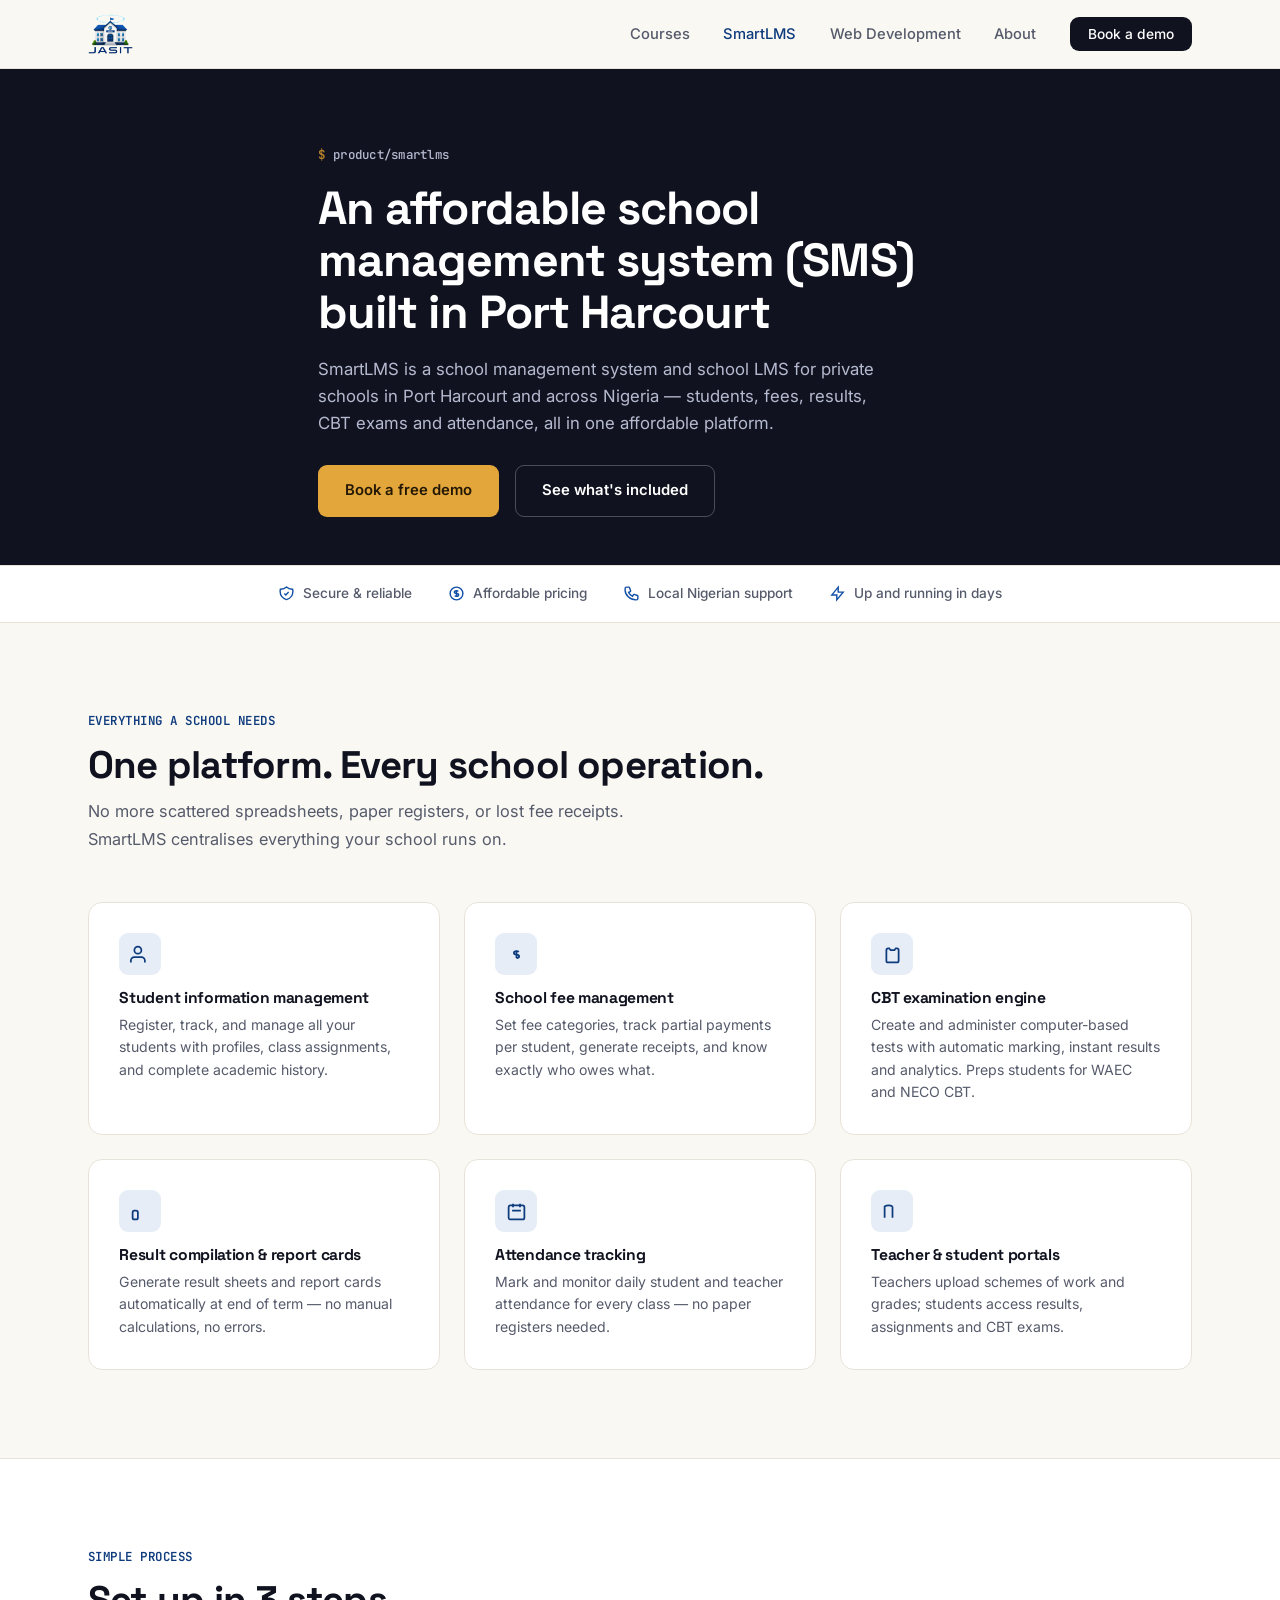
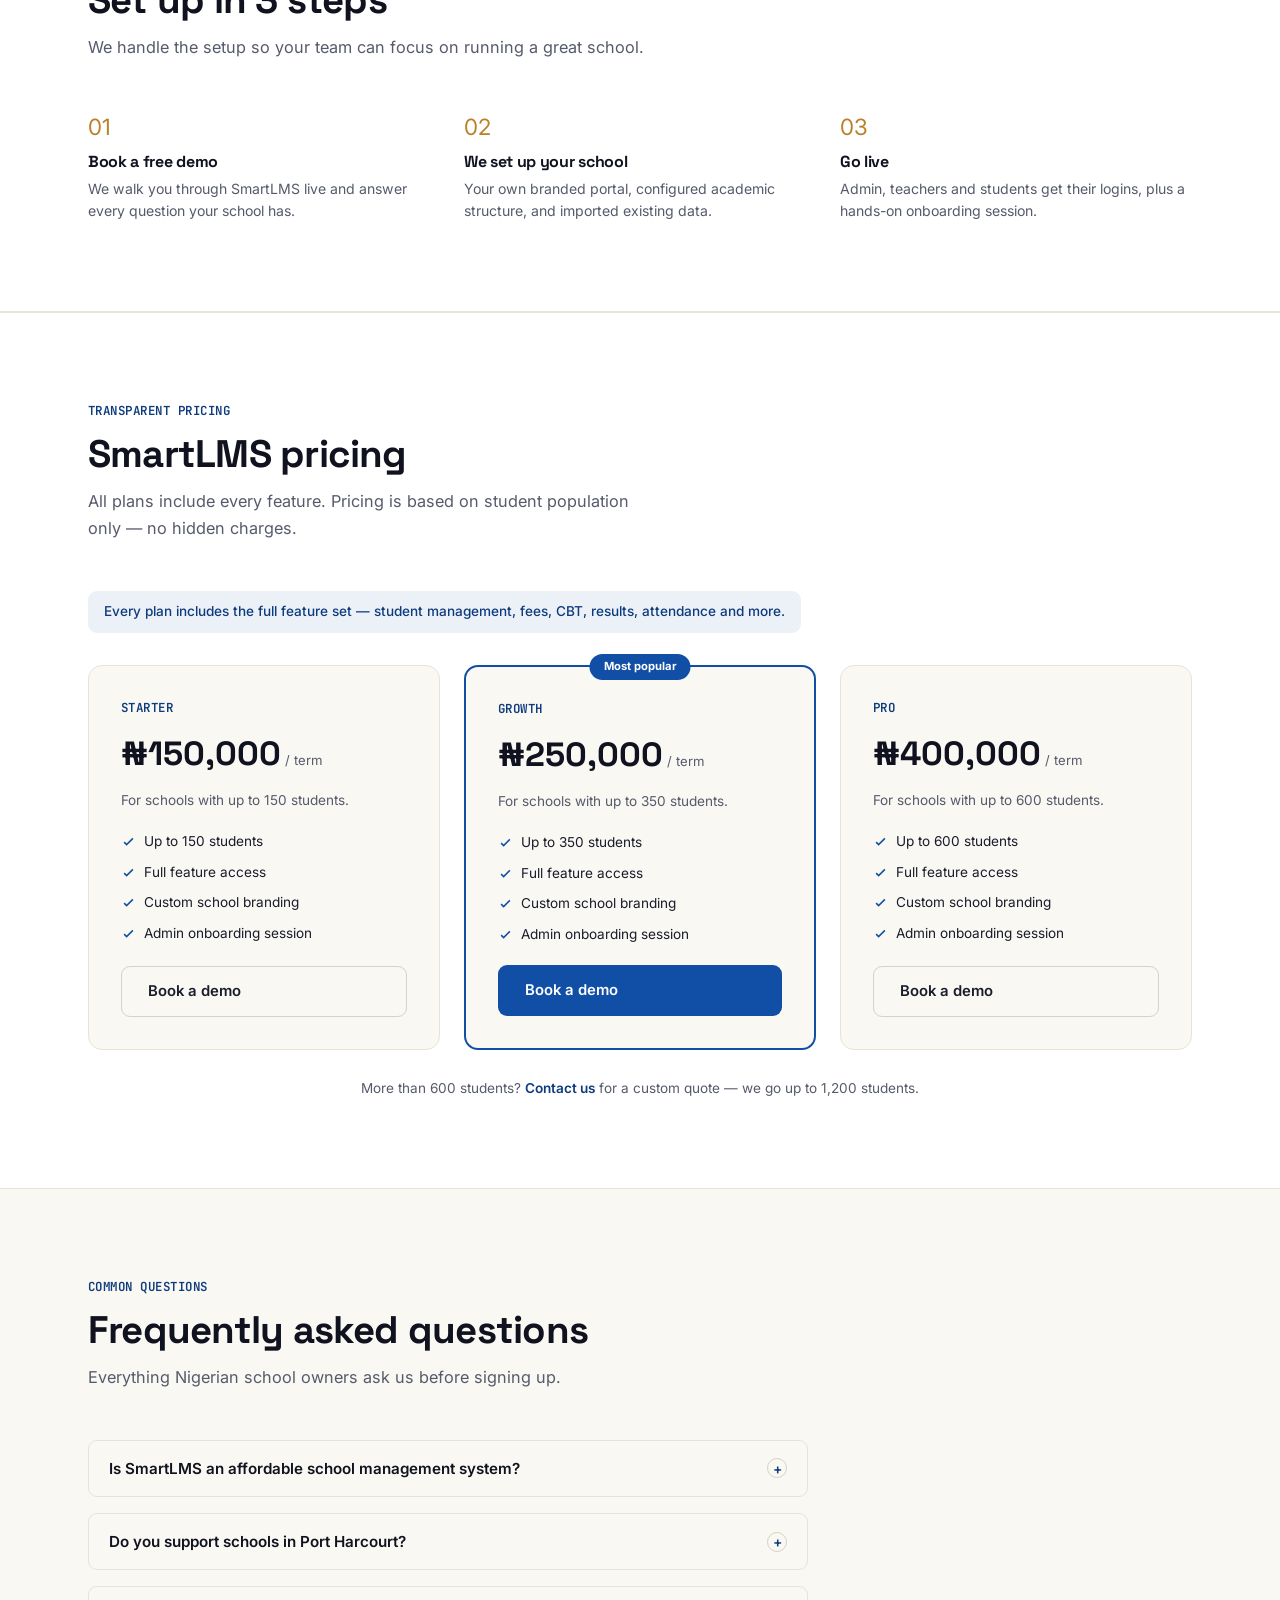
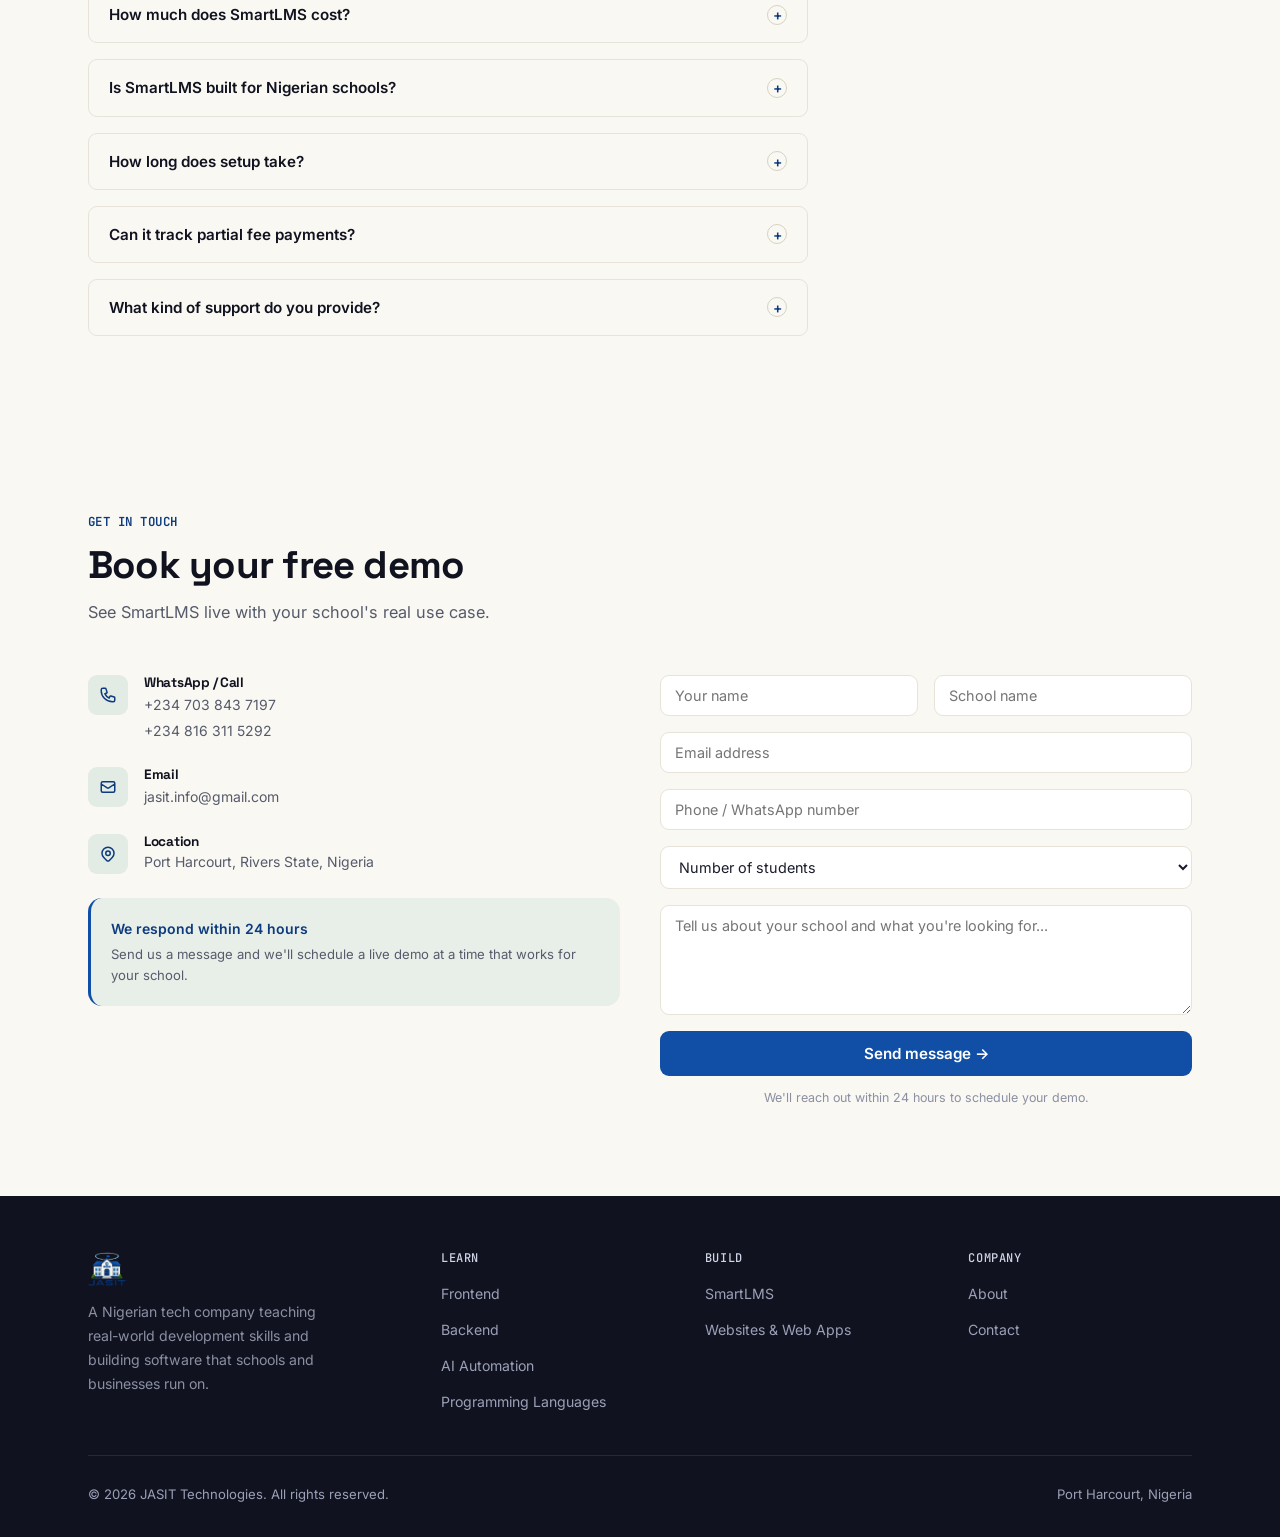
<file: products/smartlms.html>
<!DOCTYPE html>
<html lang="en">
<head>
<meta charset="UTF-8" />
<meta name="viewport" content="width=device-width, initial-scale=1.0" />
<link rel="icon" type="image/png" sizes="32x32" href="../assets/favicon-32.png" />
<link rel="icon" type="image/png" sizes="16x16" href="../assets/favicon-16.png" />
<link rel="apple-touch-icon" sizes="180x180" href="../assets/favicon-180.png" />
<link rel="shortcut icon" href="../assets/favicon.ico" />
<title>Affordable School Management System (SMS) in Port Harcourt | JASIT SmartLMS</title>
<meta name="description" content="JASIT SmartLMS is an affordable school management system (SMS) and school LMS for schools in Port Harcourt and across Nigeria — manage students, fees, results and CBT exams in one platform." />
<meta name="keywords" content="sms portharcourt, school lms, affordable school management system, affordable sms, school management system portharcourt, school management software Nigeria, school LMS Nigeria, CBT software Nigeria, school fee management Nigeria" />
<link rel="canonical" href="https://jasit.com.ng/products/smartlms.html" />

<script type="application/ld+json">
{
  "@context": "https://schema.org",
  "@graph": [
    {
      "@type": "SoftwareApplication",
      "name": "JASIT SmartLMS",
      "alternateName": ["SmartLMS", "JASIT SMS", "JASIT School Management System"],
      "description": "A comprehensive school management system for Nigerian private schools covering student records, fee management, CBT exams, result compilation, attendance tracking, and teacher management.",
      "applicationCategory": "EducationalApplication",
      "operatingSystem": "Web Browser",
      "url": "https://jasit.com.ng/products/smartlms.html",
      "offers": [
        { "@type": "Offer", "name": "Starter Plan", "price": "150000", "priceCurrency": "NGN", "description": "For schools with up to 150 students" },
        { "@type": "Offer", "name": "Growth Plan", "price": "250000", "priceCurrency": "NGN", "description": "For schools with up to 350 students" },
        { "@type": "Offer", "name": "Pro Plan", "price": "400000", "priceCurrency": "NGN", "description": "For schools with up to 600 students" }
      ],
      "featureList": ["Student Information Management", "School Fee Management", "CBT Examination Engine", "Result Compilation and Report Cards", "Attendance Tracking", "Teacher Portal", "Student Portal"],
      "provider": { "@type": "Organization", "name": "JASIT Technologies", "url": "https://jasit.com.ng", "email": "jasit.info@gmail.com", "telephone": "+2347038437197" }
    },
    {
      "@type": "FAQPage",
      "mainEntity": [
        { "@type": "Question", "name": "Is JASIT SmartLMS an affordable school management system?", "acceptedAnswer": { "@type": "Answer", "text": "Yes. SmartLMS is an affordable school management system (SMS) for Nigerian private schools, priced per term based only on student population, with every feature included at every plan." } },
        { "@type": "Question", "name": "Does JASIT SmartLMS support schools in Port Harcourt?", "acceptedAnswer": { "@type": "Answer", "text": "Yes. JASIT Technologies and SmartLMS are based in Port Harcourt, Rivers State, and support schools there in person, plus schools anywhere in Nigeria remotely." } },
        { "@type": "Question", "name": "How much does JASIT SmartLMS cost?", "acceptedAnswer": { "@type": "Answer", "text": "Pricing starts at ₦150,000 per term for up to 150 students, ₦250,000 for up to 350 students, and ₦400,000 for up to 600 students. All plans include every feature." } },
        { "@type": "Question", "name": "Does JASIT SmartLMS support CBT exams?", "acceptedAnswer": { "@type": "Answer", "text": "Yes. SmartLMS has a built-in CBT portal that lets schools create, administer and automatically mark internal exams, preparing students for WAEC and NECO CBT formats." } }
      ]
    }
  ]
}
</script>

<link href="../css/shared.css" rel="stylesheet" />
<link href="../css/smartlms.css" rel="stylesheet" />
</head>
<body>

<nav class="site-nav">
  <div class="nav-inner">
    <a href="../index.html" class="nav-logo"><img src="../assets/logo-header.png" alt="JASIT Technologies" class="logo-img"></a>
    <ul class="nav-links" id="nav-links">
      <li><a href="../courses/index.html">Courses</a></li>
      <li><a href="../products/smartlms.html" class="active">SmartLMS</a></li>
      <li><a href="../services/web-dev.html">Web Development</a></li>
      <li><a href="../about.html">About</a></li>
      <li><a href="#contact" class="nav-cta">Book a demo</a></li>
    </ul>
    <button class="hamburger" onclick="toggleNav()" aria-label="Toggle menu"><span></span><span></span><span></span></button>
  </div>
</nav>

<section class="product-hero ink-block">
  <div class="wrap" style="max-width:700px;">
    <p class="eyebrow">product/smartlms</p>
    <h1 style="font-size:clamp(2rem,4.4vw,2.9rem); margin:1rem 0 1.1rem;">An affordable school management system (SMS) built in Port Harcourt</h1>
    <p style="color:#b6bad0; font-size:1.05rem; max-width:560px;">SmartLMS is a school management system and school LMS for private schools in Port Harcourt and across Nigeria — students, fees, results, CBT exams and attendance, all in one affordable platform.</p>
    <div class="hero-actions" style="display:flex; gap:1rem; flex-wrap:wrap; margin-top:1.75rem;">
      <a href="#contact" class="btn btn-gold">Book a free demo</a>
      <a href="#features" class="btn btn-outline on-dark">See what's included</a>
    </div>
  </div>
</section>

<div class="trust-bar">
  <div class="wrap">
    <div class="trust-item"><svg viewBox="0 0 24 24" fill="none" stroke="currentColor" stroke-width="2"><path d="M9 12l2 2 4-4m5.618-4.016A11.955 11.955 0 0112 2.944a11.955 11.955 0 01-8.618 3.04A12.02 12.02 0 003 9c0 5.591 3.824 10.29 9 11.622 5.176-1.332 9-6.03 9-11.622 0-1.042-.133-2.052-.382-3.016z"/></svg>Secure &amp; reliable</div>
    <div class="trust-item"><svg viewBox="0 0 24 24" fill="none" stroke="currentColor" stroke-width="2"><path d="M12 8c-1.657 0-3 .895-3 2s1.343 2 3 2 3 .895 3 2-1.343 2-3 2m0-8c1.11 0 2.08.402 2.599 1M12 8V7m0 1v8m0 0v1m0-1c-1.11 0-2.08-.402-2.599-1M21 12a9 9 0 11-18 0 9 9 0 0118 0z"/></svg>Affordable pricing</div>
    <div class="trust-item"><svg viewBox="0 0 24 24" fill="none" stroke="currentColor" stroke-width="2"><path d="M3 5a2 2 0 012-2h3.28a1 1 0 01.948.684l1.498 4.493a1 1 0 01-.502 1.21l-2.257 1.13a11.042 11.042 0 005.516 5.516l1.13-2.257a1 1 0 011.21-.502l4.493 1.498a1 1 0 01.684.949V19a2 2 0 01-2 2h-1C9.716 21 3 14.284 3 7V5z"/></svg>Local Nigerian support</div>
    <div class="trust-item"><svg viewBox="0 0 24 24" fill="none" stroke="currentColor" stroke-width="2"><path d="M13 10V3L4 14h7v7l9-11h-7z"/></svg>Up and running in days</div>
  </div>
</div>

<section id="features">
  <div class="wrap">
    <p class="section-label">Everything a school needs</p>
    <h2 class="section-title">One platform. Every school operation.</h2>
    <p class="section-sub">No more scattered spreadsheets, paper registers, or lost fee receipts. SmartLMS centralises everything your school runs on.</p>
    <div class="grid-3">
      <div class="card feature-card"><div class="feature-icon"><svg viewBox="0 0 24 24" fill="none" stroke="currentColor" stroke-width="2"><path d="M17 21v-2a4 4 0 00-4-4H5a4 4 0 00-4 4v2M9 11a4 4 0 100-8 4 4 0 000 8z"/></svg></div><h3>Student information management</h3><p>Register, track, and manage all your students with profiles, class assignments, and complete academic history.</p></div>
      <div class="card feature-card"><div class="feature-icon"><svg viewBox="0 0 24 24" fill="none" stroke="currentColor" stroke-width="2"><path d="M12 8c-1.657 0-3 .895-3 2s1.343 2 3 2 3 .895 3 2-1.343 2-3 2m0-8c1.11 0 2.08.402 2.599 1M12 8V7m0 1v8"/></svg></div><h3>School fee management</h3><p>Set fee categories, track partial payments per student, generate receipts, and know exactly who owes what.</p></div>
      <div class="card feature-card"><div class="feature-icon"><svg viewBox="0 0 24 24" fill="none" stroke="currentColor" stroke-width="2"><path d="M9 5H7a2 2 0 00-2 2v12a2 2 0 002 2h10a2 2 0 002-2V7a2 2 0 00-2-2h-2M9 5a2 2 0 002 2h2a2 2 0 002-2"/></svg></div><h3>CBT examination engine</h3><p>Create and administer computer-based tests with automatic marking, instant results and analytics. Preps students for WAEC and NECO CBT.</p></div>
      <div class="card feature-card"><div class="feature-icon"><svg viewBox="0 0 24 24" fill="none" stroke="currentColor" stroke-width="2"><path d="M9 19v-6a2 2 0 00-2-2H5a2 2 0 00-2 2v6a2 2 0 002 2h2a2 2 0 002-2z"/></svg></div><h3>Result compilation &amp; report cards</h3><p>Generate result sheets and report cards automatically at end of term — no manual calculations, no errors.</p></div>
      <div class="card feature-card"><div class="feature-icon"><svg viewBox="0 0 24 24" fill="none" stroke="currentColor" stroke-width="2"><path d="M8 7V3m8 4V3m-9 8h10M5 21h14a2 2 0 002-2V7a2 2 0 00-2-2H5a2 2 0 00-2 2v12a2 2 0 002 2z"/></svg></div><h3>Attendance tracking</h3><p>Mark and monitor daily student and teacher attendance for every class — no paper registers needed.</p></div>
      <div class="card feature-card"><div class="feature-icon"><svg viewBox="0 0 24 24" fill="none" stroke="currentColor" stroke-width="2"><path d="M12 6.253v13m0-13C10.832 5.477 9.246 5 7.5 5S4.168 5.477 3 6.253v13"/></svg></div><h3>Teacher &amp; student portals</h3><p>Teachers upload schemes of work and grades; students access results, assignments and CBT exams.</p></div>
    </div>
  </div>
</section>

<section id="how-it-works" style="background:var(--paper-raised); border-top:1px solid var(--mist); border-bottom:1px solid var(--mist);">
  <div class="wrap">
    <p class="section-label">Simple process</p>
    <h2 class="section-title">Set up in 3 steps</h2>
    <p class="section-sub">We handle the setup so your team can focus on running a great school.</p>
    <div class="grid-3">
      <div><div class="module-num" style="font-size:1.4rem; color:var(--gold-dark); margin-bottom:0.5rem;">01</div><h3 style="font-size:1rem; margin-bottom:0.4rem;">Book a free demo</h3><p style="font-size:0.88rem; color:var(--slate);">We walk you through SmartLMS live and answer every question your school has.</p></div>
      <div><div class="module-num" style="font-size:1.4rem; color:var(--gold-dark); margin-bottom:0.5rem;">02</div><h3 style="font-size:1rem; margin-bottom:0.4rem;">We set up your school</h3><p style="font-size:0.88rem; color:var(--slate);">Your own branded portal, configured academic structure, and imported existing data.</p></div>
      <div><div class="module-num" style="font-size:1.4rem; color:var(--gold-dark); margin-bottom:0.5rem;">03</div><h3 style="font-size:1rem; margin-bottom:0.4rem;">Go live</h3><p style="font-size:0.88rem; color:var(--slate);">Admin, teachers and students get their logins, plus a hands-on onboarding session.</p></div>
    </div>
  </div>
</section>

<section id="pricing">
  <div class="wrap">
    <p class="section-label">Transparent pricing</p>
    <h2 class="section-title">SmartLMS pricing</h2>
    <p class="section-sub">All plans include every feature. Pricing is based on student population only — no hidden charges.</p>
    <p class="pricing-note">Every plan includes the full feature set — student management, fees, CBT, results, attendance and more.</p>

    <div class="grid-3">
      <div class="pricing-card">
        <p class="pricing-plan">Starter</p>
        <div class="pricing-price"><span class="amount">₦150,000</span><span class="period">/ term</span></div>
        <p class="pricing-desc">For schools with up to 150 students.</p>
        <ul class="pricing-features">
          <li><svg viewBox="0 0 24 24" fill="none" stroke="currentColor" stroke-width="2.5"><path d="M5 13l4 4L19 7"/></svg>Up to 150 students</li>
          <li><svg viewBox="0 0 24 24" fill="none" stroke="currentColor" stroke-width="2.5"><path d="M5 13l4 4L19 7"/></svg>Full feature access</li>
          <li><svg viewBox="0 0 24 24" fill="none" stroke="currentColor" stroke-width="2.5"><path d="M5 13l4 4L19 7"/></svg>Custom school branding</li>
          <li><svg viewBox="0 0 24 24" fill="none" stroke="currentColor" stroke-width="2.5"><path d="M5 13l4 4L19 7"/></svg>Admin onboarding session</li>
        </ul>
        <a href="#contact" class="btn btn-outline">Book a demo</a>
      </div>
      <div class="pricing-card featured">
        <div class="pricing-badge">Most popular</div>
        <p class="pricing-plan">Growth</p>
        <div class="pricing-price"><span class="amount">₦250,000</span><span class="period">/ term</span></div>
        <p class="pricing-desc">For schools with up to 350 students.</p>
        <ul class="pricing-features">
          <li><svg viewBox="0 0 24 24" fill="none" stroke="currentColor" stroke-width="2.5"><path d="M5 13l4 4L19 7"/></svg>Up to 350 students</li>
          <li><svg viewBox="0 0 24 24" fill="none" stroke="currentColor" stroke-width="2.5"><path d="M5 13l4 4L19 7"/></svg>Full feature access</li>
          <li><svg viewBox="0 0 24 24" fill="none" stroke="currentColor" stroke-width="2.5"><path d="M5 13l4 4L19 7"/></svg>Custom school branding</li>
          <li><svg viewBox="0 0 24 24" fill="none" stroke="currentColor" stroke-width="2.5"><path d="M5 13l4 4L19 7"/></svg>Admin onboarding session</li>
        </ul>
        <a href="#contact" class="btn btn-teal">Book a demo</a>
      </div>
      <div class="pricing-card">
        <p class="pricing-plan">Pro</p>
        <div class="pricing-price"><span class="amount">₦400,000</span><span class="period">/ term</span></div>
        <p class="pricing-desc">For schools with up to 600 students.</p>
        <ul class="pricing-features">
          <li><svg viewBox="0 0 24 24" fill="none" stroke="currentColor" stroke-width="2.5"><path d="M5 13l4 4L19 7"/></svg>Up to 600 students</li>
          <li><svg viewBox="0 0 24 24" fill="none" stroke="currentColor" stroke-width="2.5"><path d="M5 13l4 4L19 7"/></svg>Full feature access</li>
          <li><svg viewBox="0 0 24 24" fill="none" stroke="currentColor" stroke-width="2.5"><path d="M5 13l4 4L19 7"/></svg>Custom school branding</li>
          <li><svg viewBox="0 0 24 24" fill="none" stroke="currentColor" stroke-width="2.5"><path d="M5 13l4 4L19 7"/></svg>Admin onboarding session</li>
        </ul>
        <a href="#contact" class="btn btn-outline">Book a demo</a>
      </div>
    </div>
    <p style="margin-top:1.75rem; font-size:0.85rem; color:var(--slate); text-align:center;">More than 600 students? <a href="#contact" style="color:var(--teal-dark); font-weight:600; text-decoration:none;">Contact us</a> for a custom quote — we go up to 1,200 students.</p>
  </div>
</section>

<section id="faq">
  <div class="wrap">
    <p class="section-label">Common questions</p>
    <h2 class="section-title">Frequently asked questions</h2>
    <p class="section-sub">Everything Nigerian school owners ask us before signing up.</p>
    <div class="faq-list">
      <div class="faq-item">
        <button class="faq-question" onclick="toggleFaq(this)">Is SmartLMS an affordable school management system?<span class="faq-icon">+</span></button>
        <div class="faq-answer"><div class="faq-answer-inner">Yes. SmartLMS is built to be an affordable SMS for Nigerian private schools — pricing is per term, based only on student population, with every feature included at every plan. No setup fees hidden in the fine print.</div></div>
      </div>
      <div class="faq-item">
        <button class="faq-question" onclick="toggleFaq(this)">Do you support schools in Port Harcourt?<span class="faq-icon">+</span></button>
        <div class="faq-answer"><div class="faq-answer-inner">Yes — JASIT Technologies and SmartLMS are based in Port Harcourt, Rivers State. We onboard schools in Port Harcourt in person where needed, and support schools anywhere in Nigeria remotely.</div></div>
      </div>
      <div class="faq-item">
        <button class="faq-question" onclick="toggleFaq(this)">How much does SmartLMS cost?<span class="faq-icon">+</span></button>
        <div class="faq-answer"><div class="faq-answer-inner">Pricing starts at ₦150,000 per term for up to 150 students, ₦250,000 for up to 350 students, and ₦400,000 for up to 600 students. All plans include every feature.</div></div>
      </div>
      <div class="faq-item">
        <button class="faq-question" onclick="toggleFaq(this)">Is SmartLMS built for Nigerian schools?<span class="faq-icon">+</span></button>
        <div class="faq-answer"><div class="faq-answer-inner">Yes — entirely. SmartLMS supports Nigerian fee structures, result computation formats, CBT prep for WAEC and NECO, and is priced in Naira.</div></div>
      </div>
      <div class="faq-item">
        <button class="faq-question" onclick="toggleFaq(this)">How long does setup take?<span class="faq-icon">+</span></button>
        <div class="faq-answer"><div class="faq-answer-inner">Most schools are fully up and running within a few days, including branding, academic structure, and a hands-on onboarding session for your administrator.</div></div>
      </div>
      <div class="faq-item">
        <button class="faq-question" onclick="toggleFaq(this)">Can it track partial fee payments?<span class="faq-icon">+</span></button>
        <div class="faq-answer"><div class="faq-answer-inner">Yes. Set up multiple fee categories, track exactly how much each student has paid, see outstanding balances, and generate receipts.</div></div>
      </div>
      <div class="faq-item">
        <button class="faq-question" onclick="toggleFaq(this)">What kind of support do you provide?<span class="faq-icon">+</span></button>
        <div class="faq-answer"><div class="faq-answer-inner">Remote support via phone, WhatsApp and email, Monday–Friday 8am–5pm, plus a 30-day post-deployment support period after go-live.</div></div>
      </div>
    </div>
  </div>
</section>

<section id="contact">
  <div class="wrap">
    <p class="section-label">Get in touch</p>
    <h2 class="section-title">Book your free demo</h2>
    <p class="section-sub">See SmartLMS live with your school's real use case.</p>
    <div class="grid-2">
      <div style="display:flex; flex-direction:column; gap:1.5rem;">
        <div style="display:flex; gap:1rem;">
          <div style="width:40px;height:40px;background:rgba(28,122,110,0.1);border-radius:9px;display:flex;align-items:center;justify-content:center;flex-shrink:0;"><svg viewBox="0 0 24 24" fill="none" stroke="currentColor" stroke-width="2" width="18" height="18" style="color:var(--teal-dark);"><path d="M3 5a2 2 0 012-2h3.28a1 1 0 01.948.684l1.498 4.493a1 1 0 01-.502 1.21l-2.257 1.13a11.042 11.042 0 005.516 5.516l1.13-2.257a1 1 0 011.21-.502l4.493 1.498a1 1 0 01.684.949V19a2 2 0 01-2 2h-1C9.716 21 3 14.284 3 7V5z"/></svg></div>
          <div><h4 style="font-size:0.85rem; margin-bottom:2px;">WhatsApp / Call</h4><a href="https://wa.me/2347038437197" style="font-size:0.875rem; color:var(--slate); text-decoration:none;">+234 703 843 7197</a><br><a href="tel:+2348163115292" style="font-size:0.875rem; color:var(--slate); text-decoration:none;">+234 816 311 5292</a></div>
        </div>
        <div style="display:flex; gap:1rem;">
          <div style="width:40px;height:40px;background:rgba(28,122,110,0.1);border-radius:9px;display:flex;align-items:center;justify-content:center;flex-shrink:0;"><svg viewBox="0 0 24 24" fill="none" stroke="currentColor" stroke-width="2" width="18" height="18" style="color:var(--teal-dark);"><path d="M3 8l7.89 5.26a2 2 0 002.22 0L21 8M5 19h14a2 2 0 002-2V7a2 2 0 00-2-2H5a2 2 0 00-2 2v10a2 2 0 002 2z"/></svg></div>
          <div><h4 style="font-size:0.85rem; margin-bottom:2px;">Email</h4><a href="mailto:jasit.info@gmail.com" style="font-size:0.875rem; color:var(--slate); text-decoration:none;">jasit.info@gmail.com</a></div>
        </div>
        <div style="display:flex; gap:1rem;">
          <div style="width:40px;height:40px;background:rgba(28,122,110,0.1);border-radius:9px;display:flex;align-items:center;justify-content:center;flex-shrink:0;"><svg viewBox="0 0 24 24" fill="none" stroke="currentColor" stroke-width="2" width="18" height="18" style="color:var(--teal-dark);"><path d="M17.657 16.657L13.414 20.9a1.998 1.998 0 01-2.827 0l-4.244-4.243a8 8 0 1111.314 0z"/><path d="M15 11a3 3 0 11-6 0 3 3 0 016 0z"/></svg></div>
          <div><h4 style="font-size:0.85rem; margin-bottom:2px;">Location</h4><p style="font-size:0.875rem; color:var(--slate);">Port Harcourt, Rivers State, Nigeria</p></div>
        </div>
        <div style="padding:1.25rem; background:rgba(28,122,110,0.08); border-radius:var(--radius); border-left:3px solid var(--teal);">
          <p style="font-size:0.875rem; color:var(--teal-dark); font-weight:600; margin-bottom:4px;">We respond within 24 hours</p>
          <p style="font-size:0.82rem; color:var(--slate);">Send us a message and we'll schedule a live demo at a time that works for your school.</p>
        </div>
      </div>
      <form class="contact-form" onsubmit="handleContactSubmit(event)">
        <input type="checkbox" name="botcheck" style="display:none" tabindex="-1" autocomplete="off" />
        <div class="form-row">
          <input type="text" name="name" placeholder="Your name" required autocomplete="name" />
          <input type="text" name="school" placeholder="School name" required />
        </div>
        <input type="email" name="email" placeholder="Email address" required autocomplete="email" />
        <input type="tel" name="phone" placeholder="Phone / WhatsApp number" autocomplete="tel" />
        <select name="students">
          <option value="" disabled selected>Number of students</option>
          <option>Under 150</option><option>151 – 350</option><option>351 – 600</option><option>601 – 900</option><option>Over 900</option>
        </select>
        <textarea name="message" placeholder="Tell us about your school and what you're looking for..."></textarea>
        <button type="submit" class="form-submit">Send message &rarr;</button>
        <p class="form-note">We'll reach out within 24 hours to schedule your demo.</p>
      </form>
    </div>
  </div>
</section>

<footer class="site-footer">
  <div class="wrap">
    <div class="footer-grid">
      <div class="footer-brand">
        <a href="../index.html" class="nav-logo"><img src="../assets/logo-header.png" alt="JASIT Technologies" class="logo-img"></a>
        <p>A Nigerian tech company teaching real-world development skills and building software that schools and businesses run on.</p>
      </div>
      <div class="footer-col">
        <h4>Learn</h4>
        <ul><li><a href="../courses/frontend.html">Frontend</a></li><li><a href="../courses/backend.html">Backend</a></li><li><a href="../courses/ai-automation.html">AI Automation</a></li><li><a href="../courses/languages.html">Programming Languages</a></li></ul>
      </div>
      <div class="footer-col">
        <h4>Build</h4>
        <ul><li><a href="../products/smartlms.html">SmartLMS</a></li><li><a href="../services/web-dev.html">Websites &amp; Web Apps</a></li></ul>
      </div>
      <div class="footer-col">
        <h4>Company</h4>
        <ul><li><a href="../about.html">About</a></li><li><a href="../contact.html">Contact</a></li></ul>
      </div>
    </div>
    <div class="footer-bottom"><p>&copy; 2026 JASIT Technologies. All rights reserved.</p><p>Port Harcourt, Nigeria</p></div>
  </div>
</footer>
<div id="toast" role="alert"></div>
<script src="../js/site.js"></script>
</body>
</html>
</file>
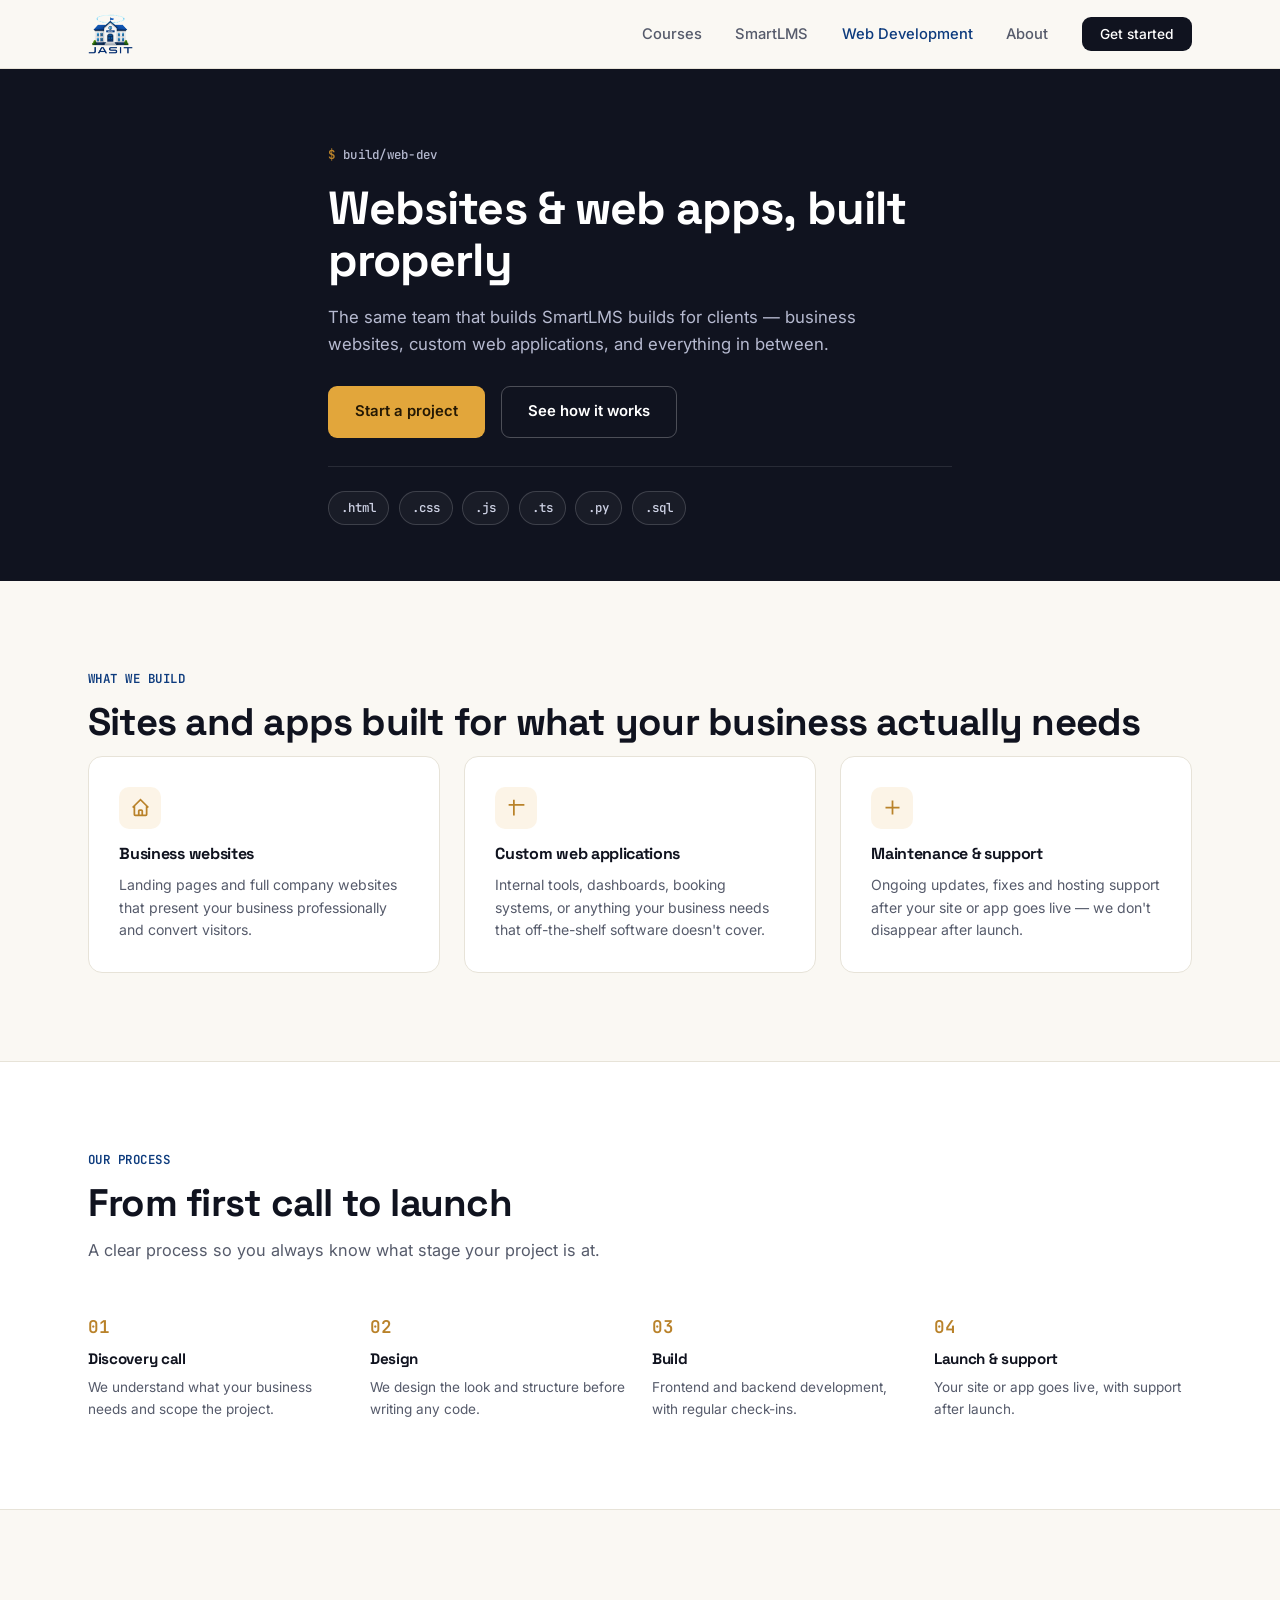
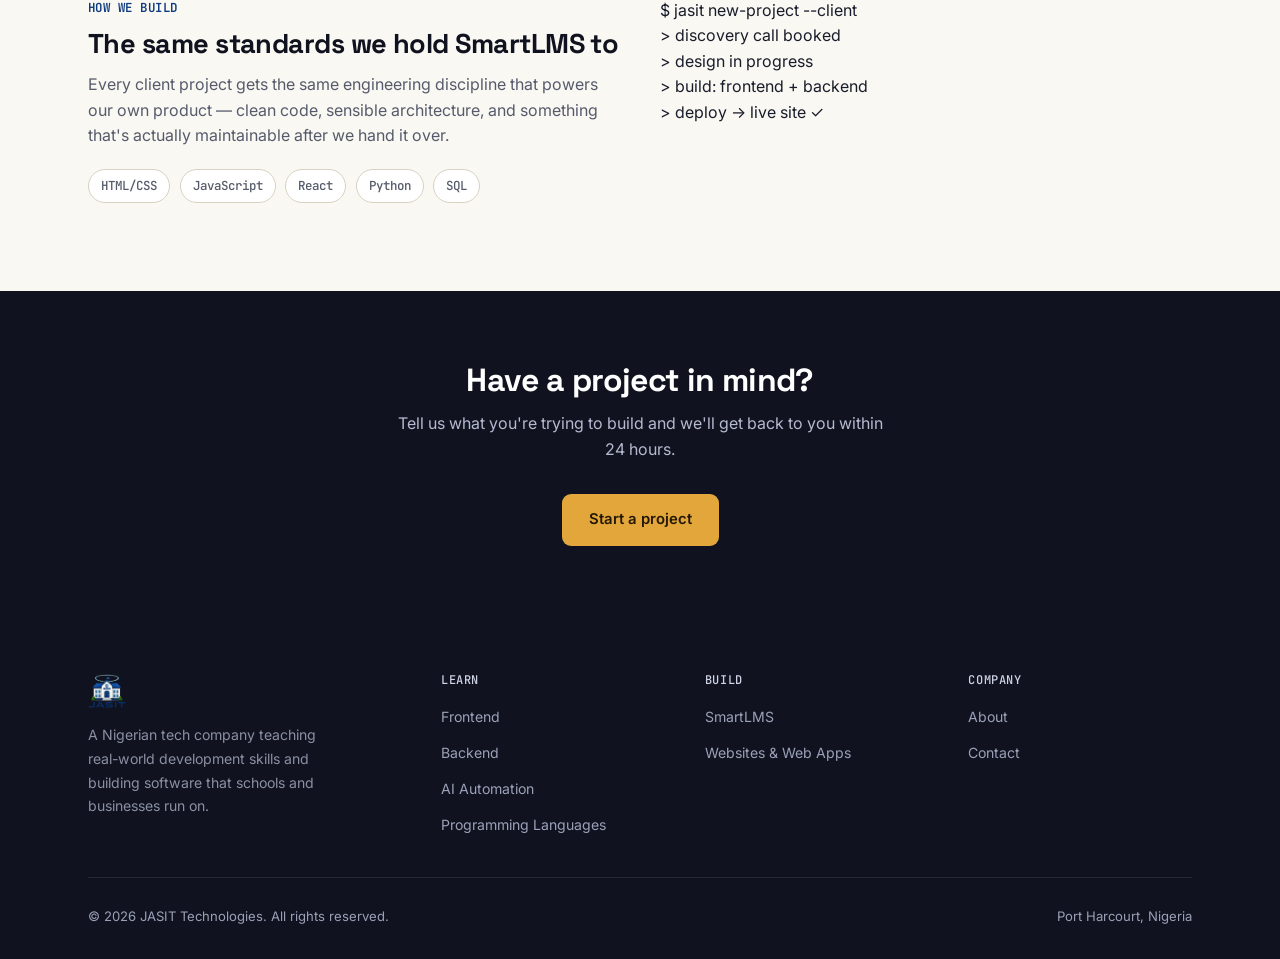
<file: services/web-dev.html>
<!DOCTYPE html>
<html lang="en">
<head>
<meta charset="UTF-8" />
<meta name="viewport" content="width=device-width, initial-scale=1.0" />
<link rel="icon" type="image/png" sizes="32x32" href="../assets/favicon-32.png" />
<link rel="icon" type="image/png" sizes="16x16" href="../assets/favicon-16.png" />
<link rel="apple-touch-icon" sizes="180x180" href="../assets/favicon-180.png" />
<link rel="shortcut icon" href="../assets/favicon.ico" />
<title>Website &amp; Web App Development | JASIT Technologies</title>
<meta name="description" content="JASIT Technologies designs and builds custom websites and web applications for businesses and schools in Nigeria — from landing pages to full web apps." />
<link rel="canonical" href="https://jasit.com.ng/services/web-dev.html" />
<link href="../css/shared.css" rel="stylesheet" />
<link href="../css/webdev.css" rel="stylesheet" />
</head>
<body>

<nav class="site-nav">
  <div class="nav-inner">
    <a href="../index.html" class="nav-logo"><img src="../assets/logo-header.png" alt="JASIT Technologies" class="logo-img"></a>
    <ul class="nav-links" id="nav-links">
      <li><a href="../courses/index.html">Courses</a></li>
      <li><a href="../products/smartlms.html">SmartLMS</a></li>
      <li><a href="../services/web-dev.html" class="active">Web Development</a></li>
      <li><a href="../about.html">About</a></li>
      <li><a href="../contact.html" class="nav-cta">Get started</a></li>
    </ul>
    <button class="hamburger" onclick="toggleNav()" aria-label="Toggle menu"><span></span><span></span><span></span></button>
  </div>
</nav>

<section class="service-hero ink-block">
  <div class="wrap" style="max-width:680px;">
    <p class="eyebrow">build/web-dev</p>
    <h1 style="font-size:clamp(2rem,4.4vw,2.9rem); margin:1rem 0 1.1rem;">Websites &amp; web apps, built properly</h1>
    <p style="color:#b6bad0; font-size:1.05rem; max-width:540px;">The same team that builds SmartLMS builds for clients — business websites, custom web applications, and everything in between.</p>
    <div class="hero-actions" style="display:flex; gap:1rem; flex-wrap:wrap; margin-top:1.75rem;">
      <a href="../contact.html" class="btn btn-gold">Start a project</a>
      <a href="#process" class="btn btn-outline on-dark">See how it works</a>
    </div>
    <div class="lang-strip" style="padding-top:1.5rem; border-top:1px solid rgba(255,255,255,0.1); margin-top:1.75rem;">
      <span class="lang-chip on-dark">.html</span><span class="lang-chip on-dark">.css</span><span class="lang-chip on-dark">.js</span><span class="lang-chip on-dark">.ts</span><span class="lang-chip on-dark">.py</span><span class="lang-chip on-dark">.sql</span>
    </div>
  </div>
</section>

<section>
  <div class="wrap">
    <p class="section-label">What we build</p>
    <h2 class="section-title">Sites and apps built for what your business actually needs</h2>
    <div class="grid-3">
      <div class="card service-card">
        <div class="service-icon"><svg viewBox="0 0 24 24" fill="none" stroke="currentColor" stroke-width="2"><path d="M3 12l2-2m0 0l7-7 7 7M5 10v10a1 1 0 001 1h3m10-11l2 2m-2-2v10a1 1 0 01-1 1h-3m-6 0a1 1 0 001-1v-4a1 1 0 011-1h2a1 1 0 011 1v4a1 1 0 001 1m-6 0h6"/></svg></div>
        <h3>Business websites</h3>
        <p>Landing pages and full company websites that present your business professionally and convert visitors.</p>
      </div>
      <div class="card service-card">
        <div class="service-icon"><svg viewBox="0 0 24 24" fill="none" stroke="currentColor" stroke-width="2"><path d="M9 3v18M3 9h18"/></svg></div>
        <h3>Custom web applications</h3>
        <p>Internal tools, dashboards, booking systems, or anything your business needs that off-the-shelf software doesn't cover.</p>
      </div>
      <div class="card service-card">
        <div class="service-icon"><svg viewBox="0 0 24 24" fill="none" stroke="currentColor" stroke-width="2"><path d="M12 4v16m8-8H4"/></svg></div>
        <h3>Maintenance &amp; support</h3>
        <p>Ongoing updates, fixes and hosting support after your site or app goes live — we don't disappear after launch.</p>
      </div>
    </div>
  </div>
</section>

<section id="process" style="background:var(--paper-raised); border-top:1px solid var(--mist); border-bottom:1px solid var(--mist);">
  <div class="wrap">
    <p class="section-label">Our process</p>
    <h2 class="section-title">From first call to launch</h2>
    <p class="section-sub">A clear process so you always know what stage your project is at.</p>
    <div class="process-steps">
      <div class="process-step"><span class="step-num">01</span><h4>Discovery call</h4><p>We understand what your business needs and scope the project.</p></div>
      <div class="process-step"><span class="step-num">02</span><h4>Design</h4><p>We design the look and structure before writing any code.</p></div>
      <div class="process-step"><span class="step-num">03</span><h4>Build</h4><p>Frontend and backend development, with regular check-ins.</p></div>
      <div class="process-step"><span class="step-num">04</span><h4>Launch &amp; support</h4><p>Your site or app goes live, with support after launch.</p></div>
    </div>
  </div>
</section>

<section>
  <div class="wrap grid-2">
    <div>
      <p class="section-label">How we build</p>
      <h2 class="section-title" style="font-size:1.7rem;">The same standards we hold SmartLMS to</h2>
      <p style="color:var(--slate); margin-bottom:1.25rem;">Every client project gets the same engineering discipline that powers our own product — clean code, sensible architecture, and something that's actually maintainable after we hand it over.</p>
      <div class="stack-strip">
        <span class="lang-chip">HTML/CSS</span><span class="lang-chip">JavaScript</span><span class="lang-chip">React</span><span class="lang-chip">Python</span><span class="lang-chip">SQL</span>
      </div>
    </div>
    <div class="split-visual" style="align-self:start;">
      <div class="line"><span class="dim">$</span> jasit new-project --client</div>
      <div class="line"><span class="dim">></span> discovery call booked</div>
      <div class="line"><span class="dim">></span> design in progress</div>
      <div class="line"><span class="dim">></span> build: frontend + backend</div>
      <div class="line"><span class="dim">></span> deploy → live site ✓</div>
    </div>
  </div>
</section>

<div class="ink-block" style="padding:4.5rem 0; text-align:center;">
  <div class="wrap" style="max-width:560px; margin:0 auto;">
    <h2 style="font-size:clamp(1.5rem,3vw,2rem); margin-bottom:0.8rem;">Have a project in mind?</h2>
    <p style="color:#b6bad0; margin-bottom:2rem;">Tell us what you're trying to build and we'll get back to you within 24 hours.</p>
    <a href="../contact.html" class="btn btn-gold">Start a project</a>
  </div>
</div>

<footer class="site-footer">
  <div class="wrap">
    <div class="footer-grid">
      <div class="footer-brand">
        <a href="../index.html" class="nav-logo"><img src="../assets/logo-header.png" alt="JASIT Technologies" class="logo-img"></a>
        <p>A Nigerian tech company teaching real-world development skills and building software that schools and businesses run on.</p>
      </div>
      <div class="footer-col">
        <h4>Learn</h4>
        <ul><li><a href="../courses/frontend.html">Frontend</a></li><li><a href="../courses/backend.html">Backend</a></li><li><a href="../courses/ai-automation.html">AI Automation</a></li><li><a href="../courses/languages.html">Programming Languages</a></li></ul>
      </div>
      <div class="footer-col">
        <h4>Build</h4>
        <ul><li><a href="../products/smartlms.html">SmartLMS</a></li><li><a href="../services/web-dev.html">Websites &amp; Web Apps</a></li></ul>
      </div>
      <div class="footer-col">
        <h4>Company</h4>
        <ul><li><a href="../about.html">About</a></li><li><a href="../contact.html">Contact</a></li></ul>
      </div>
    </div>
    <div class="footer-bottom"><p>&copy; 2026 JASIT Technologies. All rights reserved.</p><p>Port Harcourt, Nigeria</p></div>
  </div>
</footer>
<div id="toast" role="alert"></div>
<script src="../js/site.js"></script>
</body>
</html>
</file>
<file: css/shared.css>
/* ============================================================
   JASIT TECHNOLOGIES — SHARED DESIGN SYSTEM
   Tokens: ink (dark bookend), paper (light body), gold (learn),
   teal (build/product). Display: Space Grotesk. Body: Inter.
   Mono: JetBrains Mono (code/language motif).
   ============================================================ */

@import url('https://fonts.googleapis.com/css2?family=Space+Grotesk:wght@500;600;700&family=Inter:wght@400;500;600;700&family=JetBrains+Mono:wght@400;500;600&display=swap');

:root {
  --ink: #10131f;
  --ink-soft: #1a1e30;
  --paper: #faf8f3;
  --paper-raised: #ffffff;
  --gold: #e2a63b;
  --gold-dark: #b9822a;
  --teal: #114fa6;
  --teal-dark: #0d3b7d;
  --slate: #565b6b;
  --slate-light: #8a8fa3;
  --text: #191c2a;
  --mist: #e7e3d8;
  --mist-dark: #d8d2c2;
  --radius: 14px;
  --radius-sm: 9px;
  --max: 1160px;
}

* , *::before, *::after { box-sizing: border-box; margin: 0; padding: 0; }

html { scroll-behavior: smooth; }

body {
  font-family: 'Inter', sans-serif;
  background: var(--paper);
  color: var(--text);
  line-height: 1.6;
  font-size: 16px;
  -webkit-font-smoothing: antialiased;
}

h1, h2, h3, h4 {
  font-family: 'Space Grotesk', sans-serif;
  color: var(--ink);
  letter-spacing: -0.02em;
  line-height: 1.12;
}

a { color: inherit; }

.mono {
  font-family: 'JetBrains Mono', monospace;
}

img, svg { display: block; max-width: 100%; }

.wrap { max-width: var(--max); margin: 0 auto; padding: 0 1.75rem; }

:focus-visible { outline: 2.5px solid var(--teal); outline-offset: 3px; }

@media (prefers-reduced-motion: reduce) {
  *, *::before, *::after { animation-duration: 0.001ms !important; transition-duration: 0.001ms !important; }
}

/* ---------- Eyebrow / label / language badges ---------- */

.eyebrow {
  display: inline-flex;
  align-items: center;
  gap: 8px;
  font-family: 'JetBrains Mono', monospace;
  font-size: 0.78rem;
  font-weight: 500;
  letter-spacing: 0.02em;
  color: var(--teal-dark);
}
.eyebrow::before { content: '$'; color: var(--gold-dark); font-weight: 600; }

.lang-strip {
  display: flex;
  flex-wrap: wrap;
  gap: 0.6rem;
}
.lang-chip {
  font-family: 'JetBrains Mono', monospace;
  font-size: 0.78rem;
  font-weight: 500;
  padding: 6px 12px;
  border-radius: 999px;
  border: 1px solid var(--mist-dark);
  color: var(--slate);
  background: var(--paper-raised);
}
.lang-chip.on-dark {
  border-color: rgba(255,255,255,0.16);
  color: #cfd3e6;
  background: rgba(255,255,255,0.04);
}

/* ---------- Nav ---------- */

nav.site-nav {
  position: sticky;
  top: 0;
  z-index: 100;
  background: rgba(250, 248, 243, 0.9);
  backdrop-filter: blur(10px);
  border-bottom: 1px solid var(--mist);
}
.nav-inner {
  max-width: var(--max);
  margin: 0 auto;
  padding: 0 1.75rem;
  height: 68px;
  display: flex;
  align-items: center;
  justify-content: space-between;
}
.nav-logo {
  font-family: 'Space Grotesk', sans-serif;
  font-weight: 700;
  font-size: 1.15rem;
  text-decoration: none;
  color: var(--ink);
  display: flex;
  align-items: baseline;
  gap: 2px;
}
.nav-logo .dot { color: var(--gold-dark); }
.nav-logo .logo-img { height: 40px; width: auto; display: block; }
.footer-brand .logo-img { height: 34px; width: auto; display: block; }
.nav-links {
  display: flex;
  align-items: center;
  gap: 2.1rem;
  list-style: none;
}
.nav-links a {
  text-decoration: none;
  color: var(--slate);
  font-size: 0.92rem;
  font-weight: 500;
  transition: color 0.18s;
}
.nav-links a:hover { color: var(--ink); }
.nav-links a.active { color: var(--teal-dark); }
.nav-cta {
  background: var(--ink) !important;
  color: #fff !important;
  padding: 9px 18px;
  border-radius: var(--radius-sm);
  font-size: 0.86rem !important;
}
.nav-cta:hover { background: var(--teal-dark) !important; }

.hamburger {
  display: none;
  background: none;
  border: none;
  cursor: pointer;
  flex-direction: column;
  gap: 5px;
  padding: 4px;
}
.hamburger span { display: block; width: 22px; height: 2px; background: var(--text); border-radius: 2px; }

/* ---------- Buttons ---------- */

.btn {
  display: inline-flex;
  align-items: center;
  gap: 8px;
  padding: 13px 26px;
  border-radius: var(--radius-sm);
  font-size: 0.93rem;
  font-weight: 600;
  text-decoration: none;
  border: 1.5px solid transparent;
  transition: transform 0.14s, background 0.18s, border-color 0.18s;
  font-family: 'Inter', sans-serif;
  cursor: pointer;
}
.btn:hover { transform: translateY(-1px); }
.btn-gold { background: var(--gold); color: #241804; }
.btn-gold:hover { background: var(--gold-dark); }
.btn-teal { background: var(--teal); color: #fff; }
.btn-teal:hover { background: var(--teal-dark); }
.btn-ink { background: var(--ink); color: #fff; }
.btn-ink:hover { background: var(--ink-soft); }
.btn-outline { border-color: var(--mist-dark); color: var(--text); background: transparent; }
.btn-outline:hover { border-color: var(--slate); }
.btn-outline.on-dark { border-color: rgba(255,255,255,0.25); color: #fff; }
.btn-outline.on-dark:hover { border-color: rgba(255,255,255,0.55); }

/* ---------- Section rhythm ---------- */

section { padding: 5.5rem 0; }
.section-label { font-size: 0.78rem; font-weight: 600; letter-spacing: 0.04em; text-transform: uppercase; color: var(--teal-dark); margin-bottom: 0.7rem; font-family: 'JetBrains Mono', monospace; }
.section-title { font-size: clamp(1.6rem, 3.4vw, 2.4rem); font-weight: 700; margin-bottom: 0.8rem; }
.section-sub { font-size: 1.02rem; color: var(--slate); max-width: 560px; line-height: 1.7; margin-bottom: 3rem; }

.card {
  background: var(--paper-raised);
  border: 1px solid var(--mist);
  border-radius: var(--radius);
  padding: 1.9rem;
  transition: box-shadow 0.2s, transform 0.2s, border-color 0.2s;
}
.card:hover { box-shadow: 0 10px 28px rgba(16,19,31,0.07); transform: translateY(-2px); border-color: var(--mist-dark); }

/* ---------- Dark bookend blocks (hero/footer) ---------- */

.ink-block {
  background: var(--ink);
  color: #e9ebf5;
}
.ink-block h1, .ink-block h2, .ink-block h3 { color: #fff; }
.ink-block .section-sub, .ink-block p { color: #b6bad0; }

/* ---------- Footer ---------- */

footer.site-footer {
  background: var(--ink);
  color: #9ba0b8;
  padding: 3.5rem 0 2rem;
}
.footer-grid {
  display: grid;
  grid-template-columns: 1.4fr 1fr 1fr 1fr;
  gap: 2.5rem;
  padding-bottom: 2.5rem;
  border-bottom: 1px solid rgba(255,255,255,0.09);
}
.footer-brand .nav-logo { color: #fff; }
.footer-brand p { margin-top: 0.9rem; font-size: 0.88rem; color: #8a8fa3; max-width: 260px; line-height: 1.7; }
.footer-col h4 { font-family: 'JetBrains Mono', monospace; font-size: 0.75rem; letter-spacing: 0.05em; text-transform: uppercase; color: #cfd3e6; margin-bottom: 1rem; font-weight: 500; }
.footer-col ul { list-style: none; display: flex; flex-direction: column; gap: 0.65rem; }
.footer-col a { font-size: 0.88rem; color: #9ba0b8; text-decoration: none; transition: color 0.18s; }
.footer-col a:hover { color: #fff; }
.footer-bottom { padding-top: 1.75rem; display: flex; justify-content: space-between; align-items: center; flex-wrap: wrap; gap: 1rem; font-size: 0.82rem; }

/* ---------- Utility grids ---------- */

.grid-2 { display: grid; grid-template-columns: 1fr 1fr; gap: 2.5rem; }
.grid-3 { display: grid; grid-template-columns: repeat(3, 1fr); gap: 1.5rem; }
.grid-4 { display: grid; grid-template-columns: repeat(4, 1fr); gap: 1.5rem; }

/* ---------- Responsive ---------- */

@media (max-width: 900px) {
  .footer-grid { grid-template-columns: 1fr 1fr; }
  .grid-3 { grid-template-columns: 1fr 1fr; }
  .grid-4 { grid-template-columns: 1fr 1fr; }
}

@media (max-width: 720px) {
  .nav-links { display: none; }
  .hamburger { display: flex; }
  .nav-links.open {
    display: flex;
    flex-direction: column;
    position: absolute;
    top: 68px; left: 0; right: 0;
    background: var(--paper);
    border-bottom: 1px solid var(--mist);
    padding: 1.5rem 1.75rem;
    gap: 1.2rem;
    z-index: 99;
  }
  .grid-2, .grid-3, .grid-4 { grid-template-columns: 1fr; }
  .footer-grid { grid-template-columns: 1fr; gap: 2rem; }
  section { padding: 3.5rem 0; }
}
</file>
<file: css/home.css>
/* Homepage */

.hero {
  padding: 5.5rem 0 4.5rem;
}
.hero-inner { max-width: 700px; }
.hero h1 {
  font-size: clamp(2.1rem, 5vw, 3.4rem);
  margin: 1rem 0 1.25rem;
}
.hero h1 .accent-gold { color: var(--gold); }
.hero h1 .accent-teal { color: #57c9b8; }
.hero p.lead {
  font-size: 1.08rem;
  color: #b6bad0;
  max-width: 540px;
  margin-bottom: 2.25rem;
}
.hero-actions { display: flex; gap: 1rem; flex-wrap: wrap; margin-bottom: 2.75rem; }
.hero .lang-strip { padding-top: 1.5rem; border-top: 1px solid rgba(255,255,255,0.1); }

/* Pillars */
.pillars { background: var(--paper); }
.pillar-card {
  display: flex;
  flex-direction: column;
  gap: 0.9rem;
}
.pillar-tag {
  font-family: 'JetBrains Mono', monospace;
  font-size: 0.72rem;
  font-weight: 600;
  letter-spacing: 0.04em;
  text-transform: uppercase;
  display: inline-block;
  padding: 4px 10px;
  border-radius: 6px;
  width: fit-content;
}
.pillar-card.learn .pillar-tag { background: rgba(226,166,59,0.15); color: var(--gold-dark); }
.pillar-card.build .pillar-tag { background: rgba(17,79,166,0.12); color: var(--teal-dark); }
.pillar-card.product .pillar-tag { background: rgba(25,28,42,0.07); color: var(--ink); }
.pillar-card h3 { font-size: 1.2rem; }
.pillar-card p { color: var(--slate); font-size: 0.92rem; }
.pillar-card a.pillar-link { font-size: 0.88rem; font-weight: 600; color: var(--ink); text-decoration: none; margin-top: 0.4rem; }
.pillar-card a.pillar-link:hover { color: var(--teal-dark); }

/* Course teaser cards */
#course-teaser { background: var(--paper-raised); border-top: 1px solid var(--mist); border-bottom: 1px solid var(--mist); }
.course-teaser-card { display: flex; flex-direction: column; gap: 0.6rem; }
.course-teaser-card .mono-tag { font-family: 'JetBrains Mono', monospace; font-size: 0.75rem; color: var(--slate-light); }
.course-teaser-card h3 { font-size: 1.05rem; }
.course-teaser-card p { font-size: 0.88rem; color: var(--slate); }

/* Split teaser (SmartLMS / Web dev) */
.split { display: grid; grid-template-columns: 1fr 1fr; gap: 3.5rem; align-items: center; }
.split-visual {
  background: var(--paper-raised);
  border: 1px solid var(--mist);
  border-radius: var(--radius);
  padding: 1.75rem;
  font-family: 'JetBrains Mono', monospace;
  font-size: 0.82rem;
  color: var(--slate);
}
.split-visual .line { display: flex; gap: 0.6rem; padding: 0.4rem 0; border-bottom: 1px dashed var(--mist); }
.split-visual .line:last-child { border-bottom: none; }
.split-visual .dim { color: var(--slate-light); }
.split ul.checklist { list-style: none; display: flex; flex-direction: column; gap: 0.7rem; margin: 1.5rem 0 2rem; }
.split ul.checklist li { display: flex; align-items: flex-start; gap: 10px; font-size: 0.92rem; color: var(--text); }
.split ul.checklist svg { width: 17px; height: 17px; color: var(--teal); flex-shrink: 0; margin-top: 3px; }

@media (max-width: 900px) {
  .split { grid-template-columns: 1fr; gap: 2rem; }
}
</file>
<file: css/courses.css>
/* Courses index + individual course pages */

.course-hero { padding: 4.5rem 0 4rem; }
.course-hero .meta-chips { display: flex; gap: 0.6rem; flex-wrap: wrap; margin: 1.4rem 0 2rem; }
.meta-chip {
  font-family: 'JetBrains Mono', monospace;
  font-size: 0.76rem;
  padding: 6px 12px;
  border-radius: 999px;
  border: 1px solid rgba(255,255,255,0.16);
  color: #cfd3e6;
  background: rgba(255,255,255,0.04);
}

/* Track grid on index */
.track-card {
  display: flex;
  flex-direction: column;
  gap: 0.8rem;
}
.track-card .track-icon {
  width: 44px; height: 44px;
  border-radius: 10px;
  display: flex; align-items: center; justify-content: center;
  background: rgba(17,79,166,0.1);
  color: var(--teal-dark);
  margin-bottom: 0.4rem;
}
.track-card .track-icon svg { width: 22px; height: 22px; }
.track-card h3 { font-size: 1.15rem; }
.track-card p { color: var(--slate); font-size: 0.9rem; }
.track-card .track-langs { display: flex; gap: 0.4rem; flex-wrap: wrap; margin-top: 0.3rem; }
.track-card a.pillar-link { font-size: 0.87rem; font-weight: 600; color: var(--ink); text-decoration: none; margin-top: 0.3rem; }
.track-card a.pillar-link:hover { color: var(--teal-dark); }

/* Language grid (languages.html) */
.lang-grid { display: grid; grid-template-columns: repeat(4, 1fr); gap: 1.25rem; }
.lang-card {
  background: var(--paper-raised);
  border: 1px solid var(--mist);
  border-radius: var(--radius-sm);
  padding: 1.4rem;
  text-align: center;
}
.lang-card .ext { font-family: 'JetBrains Mono', monospace; font-weight: 600; font-size: 0.95rem; color: var(--teal-dark); display: block; margin-bottom: 0.4rem; }
.lang-card h4 { font-size: 0.98rem; margin-bottom: 0.3rem; }
.lang-card p { font-size: 0.82rem; color: var(--slate-light); }

@media (max-width: 900px) { .lang-grid { grid-template-columns: repeat(2, 1fr); } }

/* Curriculum / module list — order matters here, numbering is real */
.module-list { display: flex; flex-direction: column; gap: 0; border-top: 1px solid var(--mist); }
.module {
  display: grid;
  grid-template-columns: 60px 1fr;
  gap: 1.5rem;
  padding: 1.6rem 0;
  border-bottom: 1px solid var(--mist);
}
.module .module-num { font-family: 'JetBrains Mono', monospace; font-weight: 600; color: var(--gold-dark); font-size: 1rem; }
.module h4 { font-size: 1.02rem; margin-bottom: 0.35rem; }
.module p { font-size: 0.9rem; color: var(--slate); }

/* who it's for */
.audience-list { list-style: none; display: flex; flex-direction: column; gap: 0.9rem; }
.audience-list li { display: flex; gap: 10px; align-items: flex-start; font-size: 0.95rem; }
.audience-list svg { width: 18px; height: 18px; color: var(--teal); flex-shrink: 0; margin-top: 3px; }

.placeholder-note {
  font-size: 0.82rem;
  color: var(--slate-light);
  border: 1px dashed var(--mist-dark);
  border-radius: var(--radius-sm);
  padding: 0.9rem 1.1rem;
  margin-top: 2rem;
}

@media (max-width: 720px) {
  .module { grid-template-columns: 40px 1fr; }
}
</file>
<file: css/pages.css>
/* About + Contact pages */

.about-hero { padding: 4.5rem 0 3.5rem; }

.value-card { display: flex; flex-direction: column; gap: 0.6rem; }
.value-card h3 { font-size: 1rem; }
.value-card p { font-size: 0.88rem; color: var(--slate); }

.pillars-mini { display: flex; flex-direction: column; gap: 1rem; }
.pillars-mini .mini-row { display: flex; gap: 1rem; align-items: flex-start; padding: 1rem 0; border-bottom: 1px solid var(--mist); }
.pillars-mini .mini-row:last-child { border-bottom: none; }
.pillars-mini .mini-tag { font-family: 'JetBrains Mono', monospace; font-size: 0.75rem; font-weight: 600; color: var(--teal-dark); width: 90px; flex-shrink: 0; padding-top: 2px; }
.pillars-mini h4 { font-size: 0.95rem; margin-bottom: 0.25rem; }
.pillars-mini p { font-size: 0.87rem; color: var(--slate); }

/* Contact page */
.contact-info-item { display: flex; align-items: flex-start; gap: 1rem; }
.contact-icon { width: 40px; height: 40px; background: rgba(17,79,166,0.1); border-radius: 9px; display: flex; align-items: center; justify-content: center; flex-shrink: 0; }
.contact-icon svg { width: 18px; height: 18px; color: var(--teal-dark); }
.contact-info-item h4 { font-size: 0.85rem; margin-bottom: 2px; }
.contact-info-item p, .contact-info-item a { font-size: 0.875rem; color: var(--slate); text-decoration: none; }
.contact-info-item a:hover { color: var(--teal-dark); }

.contact-form { display: flex; flex-direction: column; gap: 1rem; }
.form-row { display: grid; grid-template-columns: 1fr 1fr; gap: 1rem; }
.contact-form input, .contact-form textarea, .contact-form select {
  width: 100%; padding: 11px 14px; font-size: 0.9rem; font-family: 'Inter', sans-serif; color: var(--text);
  background: var(--paper-raised); border: 1.5px solid var(--mist); border-radius: var(--radius-sm); outline: none; transition: border-color 0.2s;
}
.contact-form input:focus, .contact-form textarea:focus, .contact-form select:focus { border-color: var(--teal); }
.contact-form textarea { min-height: 120px; resize: vertical; }
.form-submit { background: var(--teal); color: #fff; border: none; padding: 13px 28px; border-radius: var(--radius-sm); font-size: 0.95rem; font-weight: 600; font-family: 'Inter', sans-serif; cursor: pointer; transition: background 0.2s; width: 100%; }
.form-submit:hover { background: var(--teal-dark); }
.form-note { font-size: 0.78rem; color: var(--slate-light); text-align: center; margin-top: -0.25rem; }

@media (max-width: 720px) { .form-row { grid-template-columns: 1fr; } }
</file>
<file: css/smartlms.css>
/* SmartLMS product page */

.product-hero { padding: 4.5rem 0 3rem; }
.product-hero .meta-chips { margin: 1.4rem 0 2rem; }

.trust-bar {
  border-top: 1px solid var(--mist);
  border-bottom: 1px solid var(--mist);
  padding: 1.1rem 0;
  background: var(--paper-raised);
}
.trust-bar .wrap { display: flex; align-items: center; justify-content: center; gap: 2.25rem; flex-wrap: wrap; }
.trust-item { display: flex; align-items: center; gap: 8px; font-size: 0.85rem; color: var(--slate); font-weight: 500; }
.trust-item svg { width: 17px; height: 17px; color: var(--teal); flex-shrink: 0; }

.feature-card .feature-icon {
  width: 42px; height: 42px;
  background: rgba(17,79,166,0.1);
  border-radius: var(--radius-sm);
  display: flex; align-items: center; justify-content: center;
  margin-bottom: 0.9rem;
}
.feature-card .feature-icon svg { width: 21px; height: 21px; color: var(--teal-dark); }
.feature-card h3 { font-size: 0.98rem; margin-bottom: 0.4rem; }
.feature-card p { font-size: 0.88rem; color: var(--slate); }

/* Pricing */
#pricing { background: var(--paper-raised); border-top: 1px solid var(--mist); border-bottom: 1px solid var(--mist); }
.pricing-note {
  font-size: 0.85rem; color: var(--teal-dark);
  padding: 10px 16px; background: rgba(17,79,166,0.08);
  border-radius: var(--radius-sm); display: inline-block; font-weight: 500;
  margin-bottom: 2rem;
}
.pricing-card { background: var(--paper); border: 1px solid var(--mist); border-radius: var(--radius); padding: 2rem; display: flex; flex-direction: column; gap: 1.2rem; }
.pricing-card.featured { border: 2px solid var(--teal); position: relative; }
.pricing-badge { position: absolute; top: -13px; left: 50%; transform: translateX(-50%); background: var(--teal); color: #fff; font-size: 0.7rem; font-weight: 700; padding: 4px 14px; border-radius: 999px; white-space: nowrap; }
.pricing-plan { font-family: 'JetBrains Mono', monospace; font-size: 0.78rem; font-weight: 600; text-transform: uppercase; letter-spacing: 0.04em; color: var(--teal-dark); }
.pricing-price { display: flex; align-items: baseline; gap: 4px; }
.pricing-price .amount { font-family: 'Space Grotesk', sans-serif; font-size: 2.1rem; font-weight: 700; color: var(--ink); line-height: 1; }
.pricing-price .period { font-size: 0.82rem; color: var(--slate); }
.pricing-desc { font-size: 0.85rem; color: var(--slate); line-height: 1.6; }
.pricing-features { list-style: none; display: flex; flex-direction: column; gap: 0.55rem; flex: 1; }
.pricing-features li { display: flex; align-items: center; gap: 8px; font-size: 0.85rem; }
.pricing-features li svg { width: 15px; height: 15px; color: var(--teal); flex-shrink: 0; }

/* FAQ (reused pattern from site) */
.faq-list { display: flex; flex-direction: column; gap: 1rem; max-width: 720px; }
.faq-item { border: 1px solid var(--mist); border-radius: var(--radius-sm); overflow: hidden; }
.faq-question { width: 100%; background: none; border: none; padding: 1.1rem 1.25rem; display: flex; align-items: center; justify-content: space-between; font-size: 0.95rem; font-weight: 600; color: var(--ink); cursor: pointer; text-align: left; font-family: 'Inter', sans-serif; gap: 1rem; }
.faq-question:hover { background: var(--paper-raised); }
.faq-icon { width: 20px; height: 20px; border: 1.5px solid var(--mist-dark); border-radius: 50%; display: flex; align-items: center; justify-content: center; flex-shrink: 0; font-size: 14px; color: var(--teal-dark); transition: transform 0.2s; }
.faq-item.open .faq-icon { transform: rotate(45deg); }
.faq-answer { max-height: 0; overflow: hidden; transition: max-height 0.3s ease; font-size: 0.9rem; color: var(--slate); line-height: 1.7; }
.faq-item.open .faq-answer { max-height: 260px; }
.faq-answer-inner { padding: 0 1.25rem 1.1rem; }

/* Contact form (SmartLMS demo request) */
.contact-form { display: flex; flex-direction: column; gap: 1rem; }
.form-row { display: grid; grid-template-columns: 1fr 1fr; gap: 1rem; }
.contact-form input, .contact-form textarea, .contact-form select {
  width: 100%; padding: 11px 14px; font-size: 0.9rem; font-family: 'Inter', sans-serif; color: var(--text);
  background: var(--paper-raised); border: 1.5px solid var(--mist); border-radius: var(--radius-sm); outline: none; transition: border-color 0.2s;
}
.contact-form input:focus, .contact-form textarea:focus, .contact-form select:focus { border-color: var(--teal); }
.contact-form textarea { min-height: 110px; resize: vertical; }
.form-submit { background: var(--teal); color: #fff; border: none; padding: 13px 28px; border-radius: var(--radius-sm); font-size: 0.95rem; font-weight: 600; font-family: 'Inter', sans-serif; cursor: pointer; transition: background 0.2s; width: 100%; }
.form-submit:hover { background: var(--teal-dark); }
.form-note { font-size: 0.78rem; color: var(--slate-light); text-align: center; margin-top: -0.25rem; }

@media (max-width: 720px) { .form-row { grid-template-columns: 1fr; } }
</file>
<file: css/webdev.css>
/* Web development services page */

.service-hero { padding: 4.5rem 0 3.5rem; }

.service-card { display: flex; flex-direction: column; gap: 0.7rem; }
.service-card .service-icon { width: 42px; height: 42px; border-radius: 10px; background: rgba(226,166,59,0.12); display: flex; align-items: center; justify-content: center; margin-bottom: 0.3rem; }
.service-card .service-icon svg { width: 21px; height: 21px; color: var(--gold-dark); }
.service-card h3 { font-size: 1rem; }
.service-card p { font-size: 0.88rem; color: var(--slate); }

.stack-strip { display: flex; flex-wrap: wrap; gap: 0.6rem; margin-top: 1rem; }

.process-steps { display: grid; grid-template-columns: repeat(4, 1fr); gap: 1.5rem; }
.process-step { display: flex; flex-direction: column; gap: 0.6rem; }
.process-step .step-num { font-family: 'JetBrains Mono', monospace; font-weight: 600; color: var(--gold-dark); font-size: 1.1rem; }
.process-step h4 { font-size: 0.95rem; }
.process-step p { font-size: 0.85rem; color: var(--slate); }

@media (max-width: 900px) { .process-steps { grid-template-columns: 1fr 1fr; } }
@media (max-width: 560px) { .process-steps { grid-template-columns: 1fr; } }
</file>
